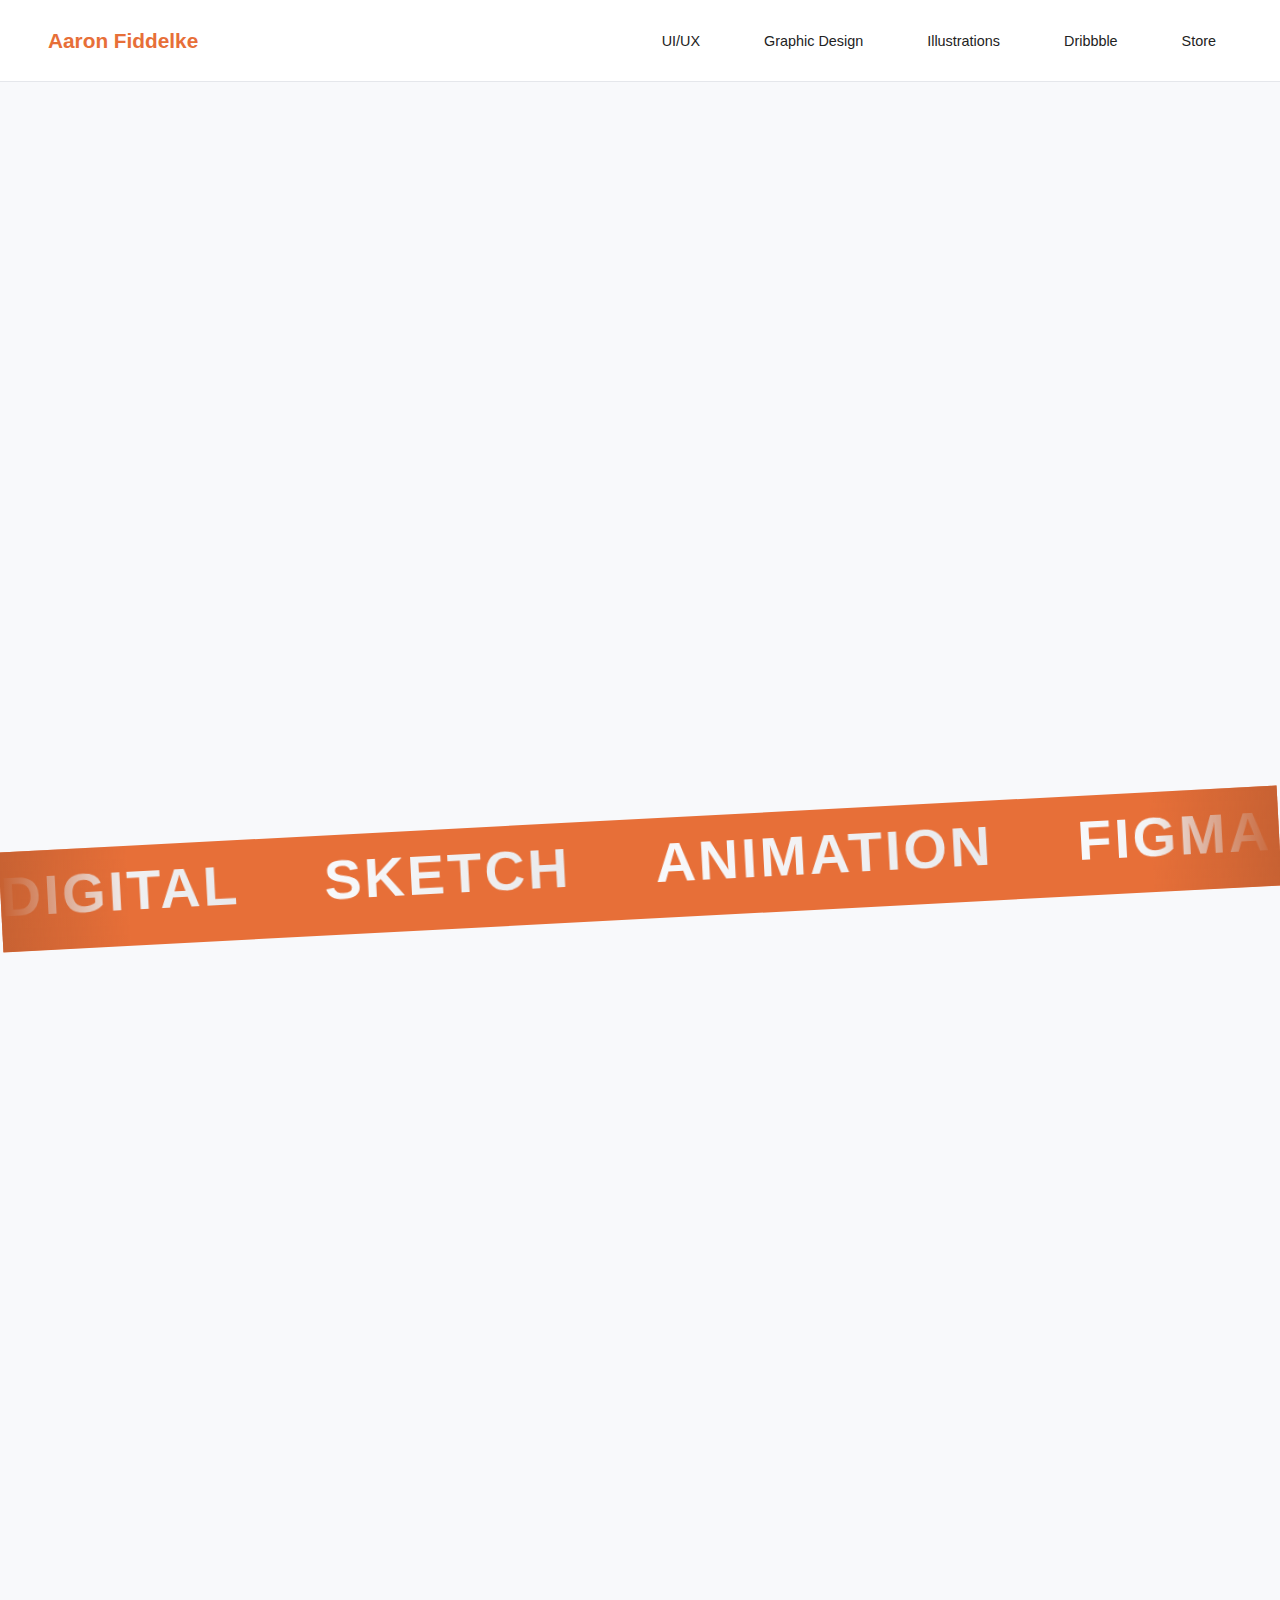
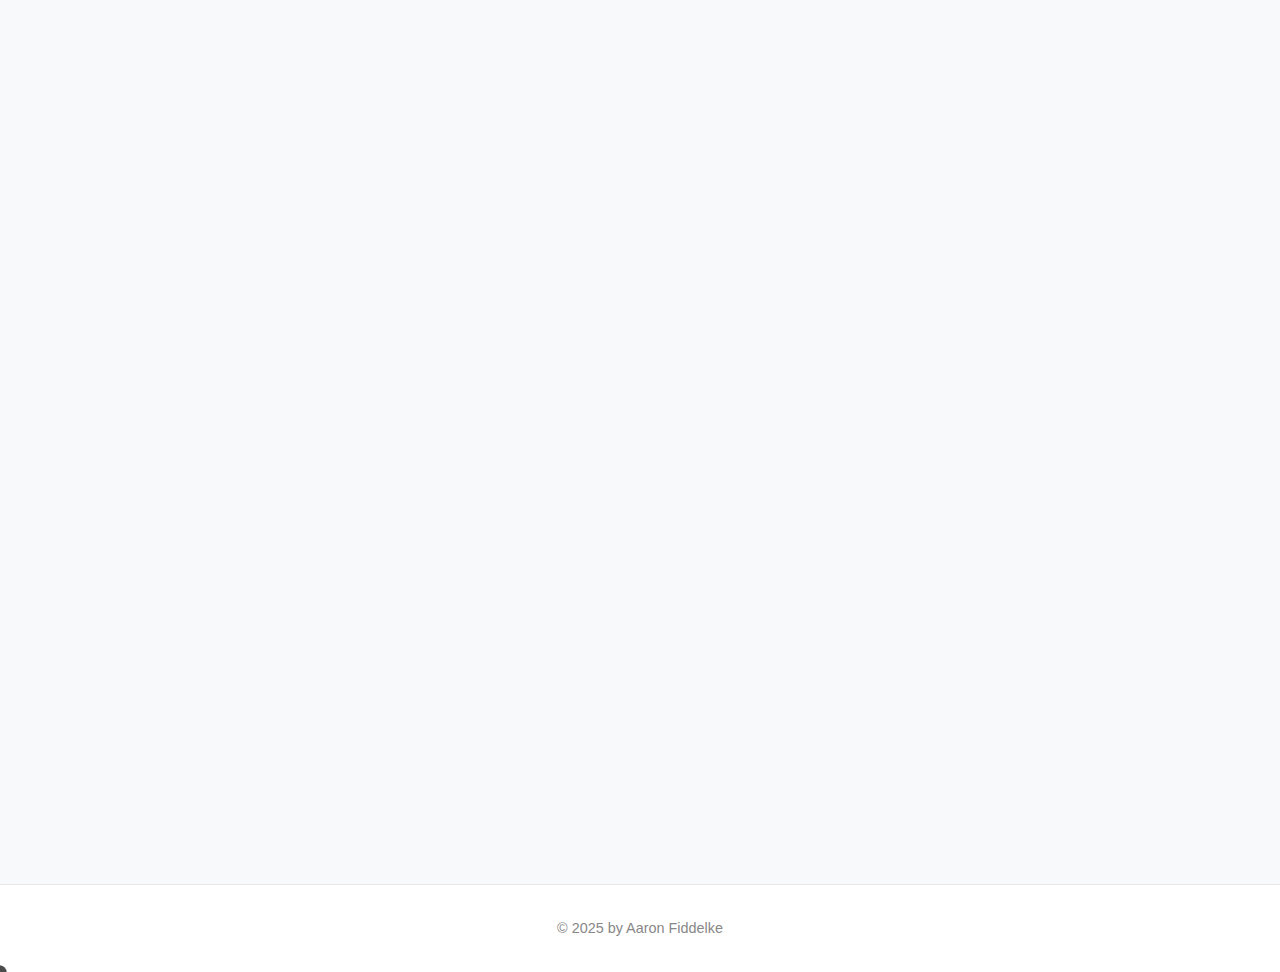
<file: index.html>
<!DOCTYPE html>
<html lang="en">
<head>
    <meta charset="UTF-8">
    <meta name="viewport" content="width=device-width, initial-scale=1.0">
    <title>Aaron Fiddelke - Graphic Designer Portfolio</title>
    <style>
        * {
            margin: 0;
            padding: 0;
            box-sizing: border-box;
        }

        body {
            font-family: 'SF Pro Display', -apple-system, BlinkMacSystemFont, 'Segoe UI', Roboto, Oxygen, Ubuntu, Cantarell, sans-serif;
            background: #f8f9fb;
            color: #222;
            line-height: 1.6;
            overflow-x: hidden;
            animation: bgMove 18s ease-in-out infinite alternate;
        }

        @keyframes bgMove {
            0% {
                background-position: 20% 80%, 80% 20%, 40% 40%;
            }
            50% {
                background-position: 30% 70%, 70% 30%, 50% 50%;
            }
            100% {
                background-position: 15% 85%, 85% 15%, 35% 45%;
            }
        }

        /* Header */
        .header {
            position: fixed;
            top: 0;
            width: 100%;
            background: #fff;
            border-bottom: 1px solid #e5e7eb;
            color: #222;
            padding: 1.5rem 3rem;
            display: flex;
            justify-content: space-between;
            align-items: center;
            z-index: 1000;
            transition: all 0.3s cubic-bezier(0.4, 0, 0.2, 1);
        }

        .hover-underline {
            font-size: 1.3rem;
            color: #e76f38;
            position: relative;
            display: inline-block;
            font-weight: 700;
        
        }
        .hover-underline::after,
        .hover-underline::before {
            content: '';
            position: absolute;
            width: 100%;
            height: 2px;
            background: linear-gradient(to right, #e76f38, #e76f38);
            left: 0;
            transform: scaleX(0);
            transition: transform 0.4s cubic-bezier(.4,0,.2,1);
        }
        .hover-underline::after {
            bottom: -6px;
            transform-origin: right;
        }
        .hover-underline::before {
            top: -6px;
            transform-origin: left;
        }
        .hover-underline:hover::after,
        .hover-underline:hover::before {
            transform: scaleX(1);
        }

        .nav-menu {
            display: flex;
            gap: 2rem;
            list-style: none;
        }
        .hamburger {
            display: none;
            flex-direction: column;
            justify-content: center;
            align-items: center;
            width: 40px;
            height: 40px;
            cursor: pointer;
            background: none;
            border: none;
            z-index: 1100;
        }
        .hamburger span {
            display: block;
            width: 28px;
            height: 4px;
            margin: 4px 0;
            background: #e76f38;
            border-radius: 2px;
            transition: 0.3s;
        }
        @media (max-width: 850px) {
            .header {
                padding: 1rem 1.5rem;
                flex-direction: row;
                align-items: center;
                justify-content: flex-start;
                position: relative;
            }
            .hamburger {
                display: flex;
                margin-left: auto;
            }
            .nav-menu {
                position: absolute;
                top: 70px;
                right: 1.5rem;
                background: #fff;
                flex-direction: column;
                gap: 0.5rem;
                width: 220px;
                box-shadow: 0 4px 24px rgba(0,0,0,0.08);
                border-radius: 12px;
                padding: 1rem 0.5rem;
                display: none;
                z-index: 1099;
            }
            .nav-menu.open {
                display: flex !important;
            }
            .nav-menu li {
                width: 100%;
            }
            .nav-menu a {
                width: 100%;
                display: block;
                padding: 0.75rem 1rem;
                text-align: left;
            }
        }

        .nav-menu a {
            color: #222;
            text-decoration: none;
            font-size: 0.9rem;
            font-weight: 500;
            transition: all 0.3s cubic-bezier(0.4, 0, 0.2, 1);
            position: relative;
            padding: 0.5rem 1rem;
            border-radius: 8px;
        }

        .nav-menu a:hover {
            color: #e76f38;
            background: rgba(255, 130, 71, 0.08);
        }
        .nav-menu a::after {
            background: linear-gradient(90deg, #e76f38, #e76f38);
        }

        /* Hero Section */
        .hero {
            min-height: 75vh;
            display: flex;
            align-items: center;
            padding: 0 3rem;
            position: relative;
            margin-top: 80px;
            background: #f8f9fb;
        }

        .hero-content {
            display: grid;
            grid-template-columns: 1fr 400px;
            gap: 0rem; /* reduced gap */
            max-width: 1400px;
            margin: 0 auto;
            width: 65%;
            align-items: center;
        }

        .hero-text {
            animation: fadeInLeft 1s ease-out;
        }

        .greeting {
            color: #252525;
            font-size: 2.5rem;
            margin-bottom: 0.5rem;
            opacity: 0;
            animation: fadeIn 1s ease-out 0.3s forwards;
        }

        .hero-name {
            font-size: 5rem;
            font-weight: 800;
            margin-bottom: 0.5rem;
            opacity: 0;
            animation: fadeInUp 1s cubic-bezier(0.4, 0, 0.2, 1) 0.6s forwards;
            background: linear-gradient(135deg, #ffffff, #e0e0e0);
            -webkit-background-clip: text;
            -webkit-text-fill-color: transparent;
            background-clip: text;
        }

        .hero-title {
            font-size: 4.5rem;
            font-weight: 900;
            background: linear-gradient(135deg, #e76f38, #e76f38);
            -webkit-background-clip: text;
            -webkit-text-fill-color: transparent;
            background-clip: text;
            line-height: 1.1;
            margin-bottom: 2rem;
            opacity: 0;
            animation: fadeInUp 1s cubic-bezier(0.4, 0, 0.2, 1) 0.9s forwards;
        }

        .hero-image {
            position: relative;
            opacity: 0;
            animation: fadeInRight 1s ease-out 0.6s forwards;
        }

        .hero-image img {
            width: 435px;
            height: 435px;
            border-radius: 50%;
            object-fit: cover;
            border: 2px solid rgba(255, 255, 255, 0.1);
            transition: all 0.3s cubic-bezier(0.4, 0, 0.2, 1);
        }
        @media (max-width: 850px) {
            .hero {
                padding: 0 1rem;
                min-height: 60vh;
                display: flex;
                flex-direction: column;
                align-items: center;
                justify-content: center;
            }
            .hero-content {
                grid-template-columns: 1fr;
                width: 100%;
                gap: 2rem;
                display: flex;
                flex-direction: column;
                align-items: center;
                justify-content: center;
                text-align: center;
            }
            .greeting {
                font-size: 1.8rem;
                margin-bottom: 0.5rem;
                text-align: center;
            }
            .hero-title {
                font-size: 3.2rem;
                margin-bottom: 1.5rem;
                text-align: center;
            }
            .hero-image {
                display: flex;
                justify-content: center;
            }
            .hero-image img {
                width: 350px;
                height: 350px;
                margin: 0 auto;
            }
        }

        .hero-image img:hover {
            transform: scale(1.02);
            border-color: #e76f38;
        }

        /* Skills Ticker - seamless infinite scroll */
        .ticker-wrapper {
            width: 100%;
            overflow: hidden;
            background: #e76f38;
            margin: 4rem 0;
            height: 100px;
            position: relative;
            transform: rotate(-3deg); /* <-- move tilt here */
        }
        .ticker-wrapper::before {
            content: '';
            position: absolute;
            top: 0;
            left: 0;
            right: 0;
            bottom: 0;
            background: linear-gradient(90deg,
                #c76132 0%,
                transparent 10%,
                transparent 90%,
                #c76132 100%
            );
            pointer-events: none;
            z-index: 2;
        }
        .ticker-content {
            display: inline-block;
            white-space: nowrap;
            animation: ticker-scroll 30s linear infinite;
            will-change: transform;
            /* REMOVE: transform: rotate(-3deg); */
        }
        @keyframes ticker-scroll {
            0% {
                transform: translateX(0);
            }
            100% {
                transform: translateX(-50%);
            }
        }
        .skill-text {
            font-size: 3.5rem;
            font-weight: 900;
            background: linear-gradient(90deg, #f8f9fb, #e9e9eb);
            -webkit-background-clip: text;
            -webkit-text-fill-color: transparent;
            background-clip: text;
            color: #222;
            margin-right: 5rem;
            text-transform: uppercase;
            letter-spacing: 0.05em;
            flex-shrink: 0;
            transition: all 0.3s cubic-bezier(0.4, 0, 0.2, 1);
            cursor: pointer;
            display: inline-block;
        }


        /* About Section */
        .about {
            padding: 6rem 3rem;
            max-width: 1400px;
            margin: 0 auto;
            background: #ffffff00;
        }

        .about-content {
            display: grid;
            grid-template-columns: 1fr 1fr;
            gap: 3rem; /* reduced gap */
            align-items: center;
        }

        .about-text h2 {
            color: #e76f38;
            font-size: 3rem;
            margin-bottom: 2rem;
        }

        .about-description {
            color: #444;
            margin-bottom: 1.5rem;
            line-height: 1.7;
            font-size: 1rem;
        }

        .social-links {
            display: flex;
            gap: 1rem;
            margin-top: 2rem;
        }

        .social-link {
            width: 45px;
            height: 45px;
            background: #f3f4f6;
            border-radius: 8px;
            display: flex;
            align-items: center;
            justify-content: center;
            cursor: pointer;
            transition: all 0.3s ease;
            border: 1px solid #e5e7eb;
            color: #e76f38;
        }

        .social-link:hover {
            background: #e76f38;
            color: #fff;
        }

        .about-image {
            text-align: right;
            height: 100%;
            display: flex;
            align-items: center;
            justify-content: flex-end;
        }

        .about-image img {
            width: 100%;
            max-width: none;
            height: auto;
            border-radius: 15px;
            border: 1px solid rgba(255, 255, 255, 0.1);
            object-fit: cover;
            aspect-ratio: 1.5/1;
        }

        /* Education & Experience */
        .credentials {
            padding: 6rem 3rem;
            background: #f8f9fb;
        }

        .credentials-container {
            max-width: 1400px;
            margin: 0 auto;
            display: grid;
            grid-template-columns: 1fr 1fr;
            gap: 6rem;
        }
        @media (max-width: 850px) {
            .credentials-container {
                grid-template-columns: 1fr;
                gap: 3rem;
            }
        }

        .credential-section h3 {
            font-size: 2.5rem;
            margin-bottom: 3rem;
            color: #e76f38;
            display: flex;
            align-items: center;
            gap: 1rem;
        }

        .credential-item {
            background: #fff;
            border: 1px solid #e5e7eb;
            box-shadow: 0 2px 8px rgba(255,130,71,0.04);
            padding: 2rem;
            border-radius: 20px;
            margin-bottom: 1.5rem;
            transition: all 0.3s cubic-bezier(0.4, 0, 0.2, 1);
        }

        .credential-item:hover {
            background: #f8f9fb;
            border-color: #e76f38;
            transform: translateY(-3px);
        }

        .credential-header {
            display: flex;
            justify-content: space-between;
            align-items: center; /* vertically center */
            margin-bottom: 0.5rem;
        }

        .credential-title {
            font-weight: bold;
            font-size: 1.1rem;
            color: #222;
        }

        .credential-date {
            color: #e76f38;
            font-size: 1.1rem;
            font-weight: bold;
            text-align: right;
            align-self: center;
            min-width: 90px;
            display: flex;
            align-items: center;
            justify-content: flex-end;
        }

        .credential-subtitle {
            color: #444;
            font-size: 0.95rem;
        }

        /* Skills Section */
        .skills-section {
            padding: 6rem 3rem;
            max-width: 1400px;
            margin: 0 auto;
            background: #ffffff00;
        }

        .skills-title {
            color: #e76f38;
            font-size: 3rem;
            margin-bottom: 4rem;
            text-align: center;
        }

        .skills-grid {
            display: grid;
            grid-template-columns: 1fr;
            gap: 3rem;
        }
        .skill-card {
            display: grid;
            grid-template-columns: 1fr 1fr; /* 50% image, 50% text */
            align-items: stretch;
            background: #fff;
            border: 1px solid #e5e7eb;
            box-shadow: 0 2px 8px rgba(255,130,71,0.04);
            padding: 0;
            border-radius: 24px;
            overflow: hidden;
            min-height: 260px;
        }
        .skill-card-image {
            background: #fff7f2;
            display: flex;
            align-items: center;
            justify-content: center;
            height: 100%;
            min-height: 260px;
            padding: 0;
        }
        .skill-card-image img {
            width: 100%;
            height: 100%;
            object-fit: cover;
            border-radius: 0;
            box-shadow: none;
            background: none;
            min-height: 260px;
        }
        .skill-card-content {
            padding: 2.5rem;
            display: flex;
            flex-direction: column;
            justify-content: center;
            height: 100%;
            background: none;
        }
        .skill-card h4 {
            font-size: 2rem;
            margin-bottom: 1.2rem;
            color: #e76f38;
            font-weight: 900;
            letter-spacing: 0.02em;
        }
        .skill-card p {
            color: #444;
            line-height: 1.6;
            margin-bottom: 2rem;
            font-size: 1.08rem;
            font-weight: 500;
        }
        .skill-button {
            align-self: flex-start;
            background: linear-gradient(135deg, #222222, #222222);
            color: #fff;
            padding: 1rem 2.5rem;
            border: none;
            border-radius: 50px;
            cursor: pointer;
            transition: transform 0.18s cubic-bezier(.4,0,.2,1), box-shadow 0.18s;
            position: relative;
            overflow: hidden;
            font-weight: 700;
            font-size: 1rem;
            margin-top: 0.5rem;
            box-shadow: 0 2px 8px rgba(255,130,71,0.08);
            letter-spacing: .2em;
        }
        .skill-button:hover {
            background: linear-gradient(135deg, #e76f38, #e76f38);
            color: #fff;
            transform: scale(1.1);
            box-shadow: 0 0 16px 2px rgba(255,130,71,0.18), 0 2px 16px rgba(255,130,71,0.10);
        }
        @media (max-width: 900px) {
            .skill-card {
                grid-template-columns: 1fr;
            }
            .skill-card-image {
                min-height: 180px;
            }
            .skill-card-content {
                padding: 1.5rem;
            }
        }



        /* CTA Section */
        .cta-section {
            padding: 6rem 3rem;
            text-align: center;
            background: #f8f9fb;
        }

        .cta-title {
            font-size: 3rem;
            margin-bottom: -.5rem;
            color: #222;
        }

        .cta-subtitle {
            color: #e76f38;
            font-size: 2.5rem;
            margin-bottom: 3rem;
        }

        .cta-final {
            align-self: flex-start;
            background: linear-gradient(135deg, #e76f38, #e76f38);
            color: #fff;
            padding: 1.7rem 5rem;
            border: none;
            border-radius: 50px;
            font-weight: 700;
            font-size: 1.4rem;
            cursor: pointer;
            transition: background 0.2s, transform 0.18s cubic-bezier(.4,0,.2,1), box-shadow 0.18s;
            text-decoration: none;
        }

        .cta-final:hover {
            background: linear-gradient(135deg, #e76f38, #e76f38);
            color: #fff;
            box-shadow: 0 0 16px 2px rgba(255,130,71,0.18), 0 2px 16px rgba(255,130,71,0.10);
            transform: scale(2);
        }

        .project-cta {
            align-self: flex-start;
            background: linear-gradient(135deg, #e76f38, #e76f38);
            color: #fff;
            padding: 0.8rem 2rem;
            border: none;
            border-radius: 50px;
            font-weight: 700;
            font-size: 1rem;
            cursor: pointer;
            transition: background 0.2s, transform 0.18s cubic-bezier(.4,0,.2,1), box-shadow 0.18s;
            text-decoration: none;
        }
        .project-cta:hover {
            background: linear-gradient(135deg, #e76f38, #e76f38);
            color: #fff;
            box-shadow: 0 0 16px 2px rgba(255,130,71,0.18), 0 2px 16px rgba(255,130,71,0.10);
            transform: scale(1.1);
        }

        /* Footer */
        .footer {
            padding: 2rem 3rem;
            text-align: center;
            color: #888;
            border-top: 1px solid #e5e7eb;
            background: #fff;
            font-size: 0.9rem;
        }

        /* Animations */
        @keyframes fadeIn {
            from { opacity: 0; }
            to { opacity: 1; }
        }

        @keyframes fadeInUp {
            from {
                opacity: 0;
                transform: translateY(30px);
            }
            to {
                opacity: 1;
                transform: translateY(0);
            }
        }

        @keyframes fadeInLeft {
            from {
                opacity: 0;
                transform: translateX(-50px);
            }
            to {
                opacity: 1;
                transform: translateX(0);
            }
        }

        @keyframes fadeInRight {
            from {
                opacity: 0;
                transform: translateX(50px);
            }
            to {
                opacity: 1;
                transform: translateX(0);
            }
        }

        /* Responsive Design */
        @media (max-width: 1200px) {
            .about-content {
                grid-template-columns: 1fr;
                gap: 3rem;
            }
            .about-image {
                justify-content: center;
            }
            .about-image img {
                width: 100%;
                max-width: 600px;
            }
            .hero-content {
                grid-template-columns: 1fr;
                gap: 0rem;
            }
        }

        @media (max-width: 768px) {
            .header {
                padding: 1rem 1.5rem;
                flex-direction: row;
                align-items: center;
                justify-content: flex-start;
                position: relative;
            }

            .hamburger {
                display: flex;
                margin-left: auto;
            }

            .nav-menu {
                position: absolute;
                top: 70px;
                right: 1.5rem;
                background: #fff;
                flex-direction: column;
                gap: 0.5rem;
                width: 220px;
                box-shadow: 0 4px 24px rgba(0,0,0,0.08);
                border-radius: 12px;
                padding: 1rem 0.5rem;
                display: none;
                z-index: 1099;
            }
            .nav-menu.open {
                display: flex;
            }
            .nav-menu li {
                width: 100%;
            }
            .nav-menu a {
                width: 100%;
                display: block;
                padding: 0.75rem 1rem;
                text-align: left;
            }
        }

        /* Scroll animations */
        .scroll-reveal {
            opacity: 0;
            transform: translateY(50px);
            transition: all 0.8s ease;
        }

        .scroll-reveal.revealed {
            opacity: 1;
            transform: translateY(0);
        }
    </style>
</head>
<body>
    <!-- Header -->
    <header class="header">
        <a href="/" style="text-decoration:none;">
            <div class="hover-underline">Aaron Fiddelke</div>
        </a>
        <button class="hamburger" aria-label="Open navigation" aria-expanded="false">
            <span></span>
            <span></span>
            <span></span>
        </button>
        <nav>
            <ul class="nav-menu">
                <li><a href="uiux.html">UI/UX</a></li>
                <li><a href="graphic-design.html">Graphic Design</a></li>
                <li><a href="illustration.html">Illustrations</a></li>
                <li><a href="https://dribbble.com/aaronfidd" target="_blank" rel="noopener">Dribbble</a></li>
                <li><a href="https://artishardstudio.com" target="_blank" rel="noopener">Store</a></li>
            </ul>
        </nav>
    </header>

    <!-- Hero Section -->
    <section class="hero">
        <div class="hero-content">
            <div class="hero-text">
                <p class="greeting">👋 Hello, my name is Aaron</p>
                <h2 class="hero-title">Graphic<br>Designer,<br>UI/UX, and<br>Illustrator</h2>
            </div>
            <div class="hero-image">
                <img src="images/port.jpg" alt="Aaron Fiddelke">
            </div>
        </div>
    </section>

    <!-- Skills Ticker -->
    <div class="ticker-wrapper">
        <div class="ticker-content">
            <span class="skill-text">DIGITAL</span>
            <span class="skill-text">SKETCH</span>
            <span class="skill-text">ANIMATION</span>
            <span class="skill-text">FIGMA</span>
            <span class="skill-text">ILLUSTRATOR</span>
            <span class="skill-text">DESIGNER</span>
            <span class="skill-text">UI/UX</span>
            <span class="skill-text">EXPERIENCES</span>
            <!-- Duplicate for seamless scroll -->
            <span class="skill-text">DIGITAL</span>
            <span class="skill-text">SKETCH</span>
            <span class="skill-text">ANIMATION</span>
            <span class="skill-text">FIGMA</span>
            <span class="skill-text">ILLUSTRATOR</span>
            <span class="skill-text">DESIGNER</span>
            <span class="skill-text">UI/UX</span>
            <span class="skill-text">EXPERIENCES</span>
        </div>
    </div>

    <!-- About Section -->
    <section class="about scroll-reveal">
        <div class="about-content">
            <div class="about-image">
                <img src="images/work.jpg" alt="Workspace">
            </div>
            <div class="about-text">
                <h2>About Myself</h2>
                <p class="about-description">
                    I love blending creativity with functionality to make designs that are both beautiful and easy to use. I'm always eager to learn new things, whether that's exploring fresh design trends or picking up a new skill.
                </p>
                <p class="about-description">
                    When I'm not designing, you can find me outdoors by hiking, illustrating, or helping others, whether through mentoring or collaborative projects. For me, it's all about creating, learning, and making a positive impact.
                </p>
            </div>
        </div>
    </section>

    <!-- Credentials Section -->
    <section class="credentials scroll-reveal">
        <div class="credentials-container">
            <div class="credential-section">
                <h3>🎓 Education</h3>
                <div class="credential-item">
                    <div class="credential-header">
                        <div class="credential-title">University of Central Missouri</div>
                        <div class="credential-date">2010 - 2014</div>
                    </div>
                    <div class="credential-subtitle">BFA - Graphic Design</div>
                </div>
                <div class="credential-item">
                    <div class="credential-header">
                        <div class="credential-title">Coursera</div>
                        <div class="credential-date">2024</div>
                    </div>
                    <div class="credential-subtitle">Google UX/UI Design Certificate</div>
                </div>
            </div>
            <div class="credential-section">
                <h3>💼 Professional Experience</h3>
                <div class="credential-item">
                    <div class="credential-header">
                        <div class="credential-title">Commerce Bank</div>
                        <div class="credential-date">2019 - Present</div>
                    </div>
                    <div class="credential-subtitle">Senior Graphic Designer</div>
                </div>
                <div class="credential-item">
                    <div class="credential-header">
                        <div class="credential-title">Burns & McDonnell</div>
                        <div class="credential-date">2014 - 2019</div>
                    </div>
                    <div class="credential-subtitle">Master's Human-Computer Interaction</div>
                </div>
            </div>
        </div>
    </section>
    

    <!-- Skills Section -->
    <section class="skills-section scroll-reveal">
        <h2 class="skills-title">My skills</h2>
        <div class="skills-grid">
            <div class="skill-card">
                <div class="skill-card-image">
                    <img src="images/hi-fi.jpg" alt="UI/UX Design">
                </div>
                <div class="skill-card-content">
                    <h4>UI/UX Designs</h4>
                    <p>A deep dive into the world of digital experiences, where user stories translate into flows and wireframes. Every project explores user-centric solutions crafted to not only look visually appealing but serve people around the world.</p>
                    <a href="uiux.html" class="project-cta">View Case Studies</a>
                </div>
            </div>
            <div class="skill-card">
                <div class="skill-card-image">
                    <img src="images/OO_Brand+Identity4.jpg" alt="Graphic Design">
                </div>
                <div class="skill-card-content">
                    <h4>Graphic Designs</h4>
                    <p>A curated collection of visual identities that range from playful and creative projects in collateral design, branding, print design, and developing out branding systems that tell stories, build trust, and bring ideas to life through thoughtful, creative.</p>
                    <a href="graphic-design.html" class="project-cta">View Designs</a>
                </div>
            </div>
            <div class="skill-card">
                <div class="skill-card-image">
                    <img src="images/Space-Fishingv3.jpg" alt="Illustration">
                </div>
                <div class="skill-card-content">
                    <h4>Illustrations</h4>
                    <p>A showcase of artistic storytelling where each illustration captures imagination and emotion. In this collection, creativity, color, and line work shown to bring art of life personal projects. They bring energy to motion ideas.</p>
                    <a href="illustration.html" class="project-cta">View Illustrations</a>
                </div>
            </div>
        </div>
    </section>



    <!-- CTA Section -->
    <section class="cta-section scroll-reveal">
        <h2 class="cta-title">Lets build your</h2>
        <h3 class="cta-subtitle">project together</h3>
        <a href="mailto:aaronfidd@gmail.com" class="cta-final">Get in Touch</a>
    </section>

    <!-- Footer -->
    <footer class="footer">
        <p>&copy; 2025 by Aaron Fiddelke</p>
    </footer>

    <script>
        // Smooth scrolling and animations
        document.addEventListener('DOMContentLoaded', function() {
            // Hamburger menu toggle
                    document.addEventListener('DOMContentLoaded', function() {
            const hamburger = document.querySelector('.hamburger');
            const navMenu = document.querySelector('.nav-menu');
            hamburger.addEventListener('click', function() {
                const expanded = hamburger.getAttribute('aria-expanded') === 'true';
                hamburger.setAttribute('aria-expanded', !expanded);
                navMenu.classList.toggle('open');
            });
            document.addEventListener('click', function(e) {
                if (window.innerWidth <= 768) {
                    if (!navMenu.contains(e.target) && !hamburger.contains(e.target)) {
                        navMenu.classList.remove('open');
                        hamburger.setAttribute('aria-expanded', false);
                    }
                }
            });
        });

            // Close nav when clicking outside (mobile only)
            document.addEventListener('click', function(e) {
                if (window.innerWidth <= 768) {
                    if (!navMenu.contains(e.target) && !hamburger.contains(e.target)) {
                        navMenu.classList.remove('open');
                        hamburger.setAttribute('aria-expanded', false);
                    }
                }
            });

            // Scroll reveal animation
            const observerOptions = {
                threshold: 0.1,
                rootMargin: '0px 0px -50px 0px'
            };
            const observer = new IntersectionObserver(function(entries) {
                entries.forEach(entry => {
                    if (entry.isIntersecting) {
                        entry.target.classList.add('revealed');
                    }
                });
            }, observerOptions);
            document.querySelectorAll('.scroll-reveal').forEach(el => {
                observer.observe(el);
            });

            // Smooth scroll for internal navigation links only
            document.querySelectorAll('.nav-menu a').forEach(link => {
                link.addEventListener('click', function(e) {
                    const href = link.getAttribute('href');
                    if (href && href.startsWith('#')) {
                        e.preventDefault();
                        // Add smooth scrolling functionality here
                    }
                });
            });

            // Button interactions
            document.querySelectorAll('button').forEach(button => {
                button.addEventListener('click', function(e) {
                    if (this.classList.contains('skill-button')) {
                        e.preventDefault();
                        alert('Portfolio section would open here!');
                    }
                    if (this.classList.contains('cta-final')) {
                        e.preventDefault();
                        alert('Contact form would open here!');
                    }
                });
            });

            // Skill text hover effects
            document.querySelectorAll('.skill-text').forEach(text => {
                text.addEventListener('mouseenter', function() {
                    this.style.transform = 'scale(1.05)';
                });
                text.addEventListener('mouseleave', function() {
                    this.style.transform = 'scale(1)';
                });
            });

            // Following cursor dot effect
            if (window.cursoreffects && typeof window.cursoreffects.followingDotCursor === 'function') {
                new cursoreffects.followingDotCursor({ color: ["#323232a6"] });
            } else {
                // Fallback: simple dot
                const dot = document.createElement('div');
                dot.style.position = 'fixed';
                dot.style.width = '13px';
                dot.style.height = '13px';
                dot.style.borderRadius = '50%';
                dot.style.background = '#323232a6';
                dot.style.pointerEvents = 'none';
                dot.style.zIndex = '9999';
                dot.style.transform = 'translate(-50%, -50%)';
                document.body.appendChild(dot);
                document.addEventListener('mousemove', function(e) {
                    dot.style.left = e.clientX + 'px';
                    dot.style.top = e.clientY + 'px';
                });
            }
        });
    </script>
    <script>
        // Hamburger menu toggle
        document.addEventListener('DOMContentLoaded', function() {
            const hamburger = document.querySelector('.hamburger');
            const navMenu = document.querySelector('.nav-menu');
            hamburger.addEventListener('click', function() {
                const expanded = hamburger.getAttribute('aria-expanded') === 'true';
                hamburger.setAttribute('aria-expanded', !expanded);
                navMenu.classList.toggle('open');
            });
            document.addEventListener('click', function(e) {
                if (window.innerWidth <= 768) {
                    if (!navMenu.contains(e.target) && !hamburger.contains(e.target)) {
                        navMenu.classList.remove('open');
                        hamburger.setAttribute('aria-expanded', false);
                    }
                }
            });
        });
        // Following cursor dot effect
        if (window.cursoreffects && typeof window.cursoreffects.followingDotCursor === 'function') {
            new cursoreffects.followingDotCursor({ color: ["#323232a6"] });
        } else {
            // Fallback: simple dot
            const dot = document.createElement('div');
            dot.style.position = 'fixed';
            dot.style.width = '13px';
            dot.style.height = '13px';
            dot.style.borderRadius = '50%';
            dot.style.background = '#323232a6';
            dot.style.pointerEvents = 'none';
            dot.style.zIndex = '9999';
            dot.style.transform = 'translate(-50%, -50%)';
            document.body.appendChild(dot);
            document.addEventListener('mousemove', function(e) {
                dot.style.left = e.clientX + 'px';
                dot.style.top = e.clientY + 'px';
            });
        }
    </script>
</body>
</html>
</file>
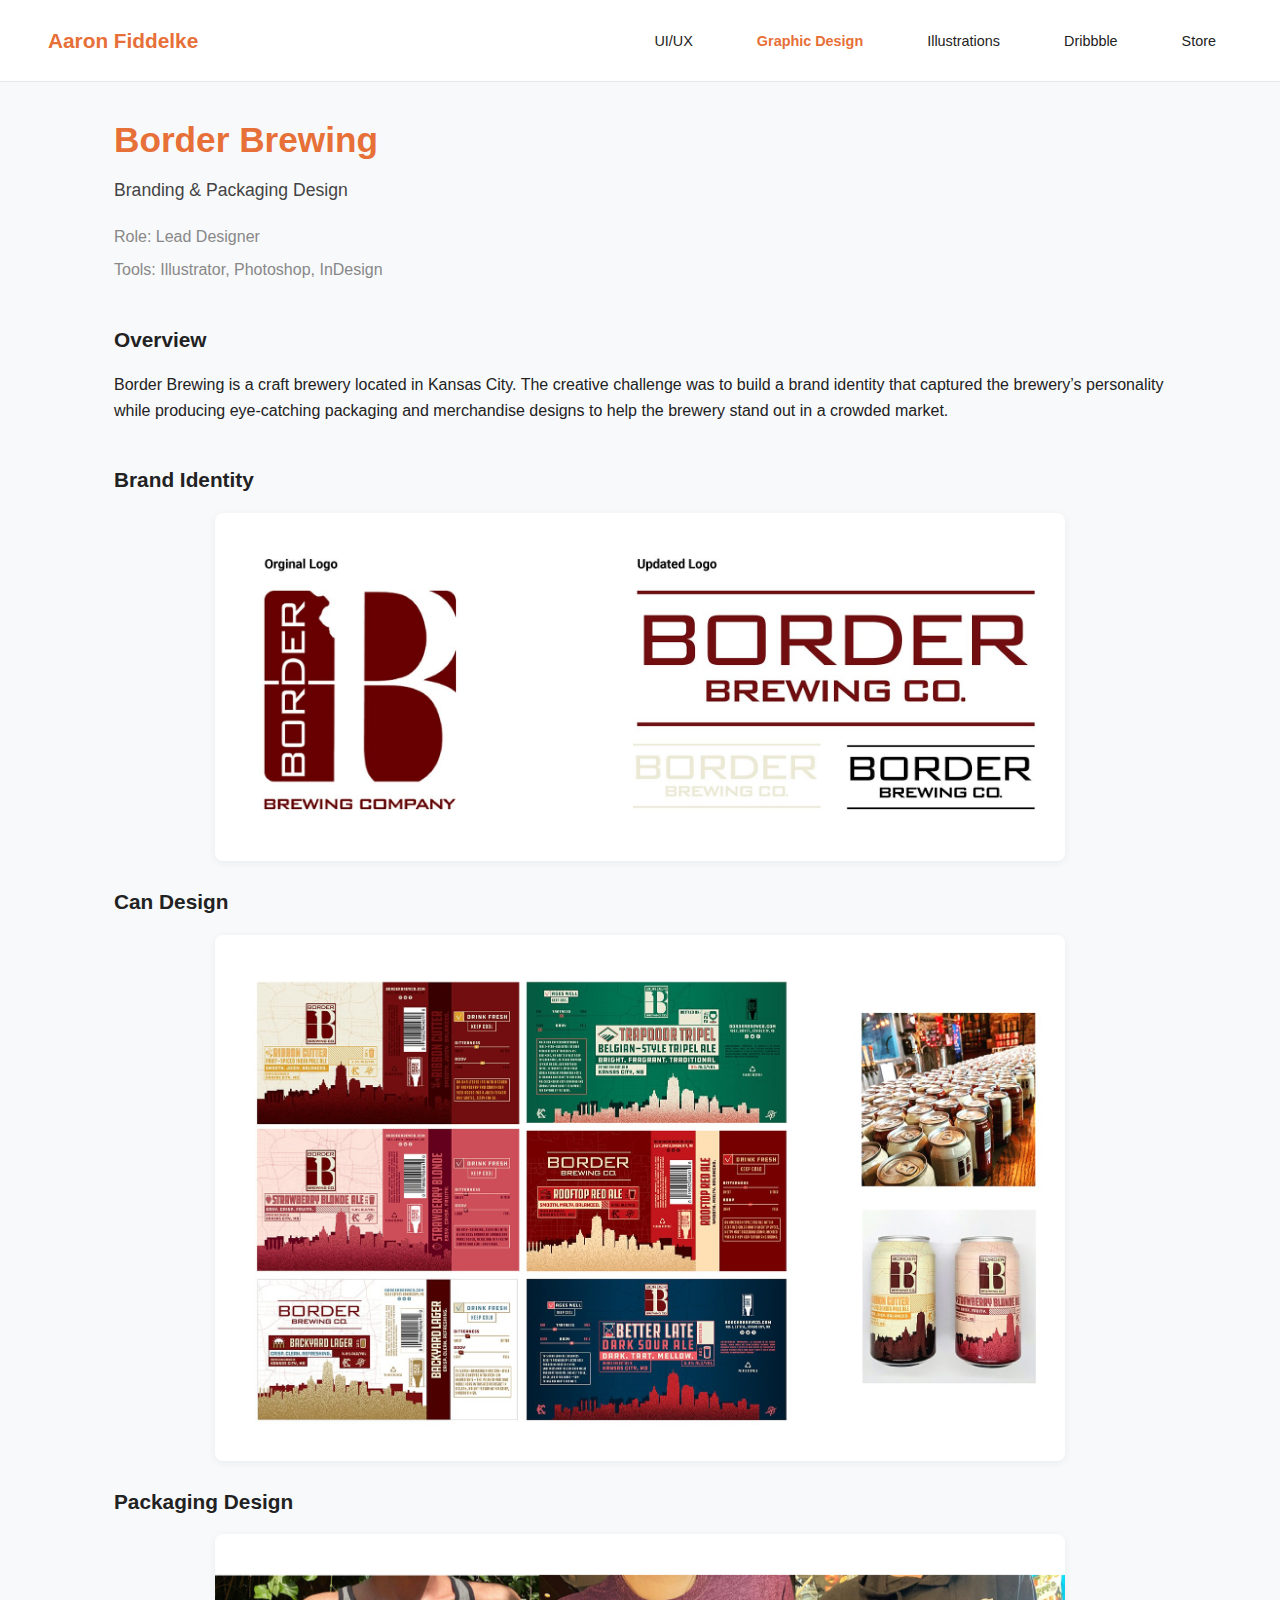
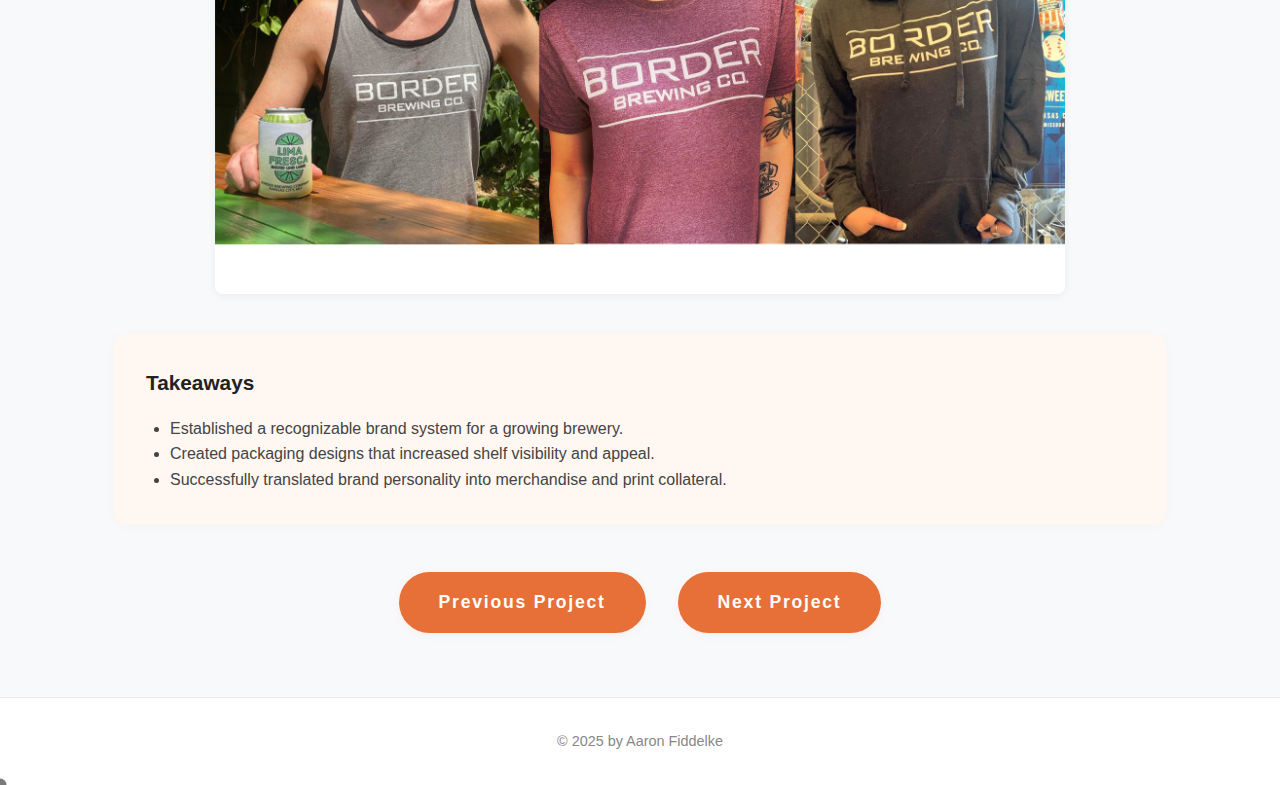
<file: border-brewing.html>
<!DOCTYPE html>
<html lang="en">
<head>
    <meta charset="UTF-8">
    <meta name="viewport" content="width=device-width, initial-scale=1.0">
    <title>Border Brewing - Aaron Fiddelke</title>
    <style>
        * { margin: 0; padding: 0; box-sizing: border-box; }
        body { font-family: 'SF Pro Display', -apple-system, BlinkMacSystemFont, 'Segoe UI', Roboto, Oxygen, Ubuntu, Cantarell, sans-serif; background: #f8f9fb; color: #222; line-height: 1.6; overflow-x: hidden; }
        .header {
            position: fixed;
            top: 0;
            width: 100%;
            background: #fff;
            border-bottom: 1px solid #e5e7eb;
            color: #222;
            padding: 1.5rem 3rem;
            display: flex;
            align-items: center;
            z-index: 1000;
            transition: all 0.3s cubic-bezier(0.4, 0, 0.2, 1);
            justify-content: space-between;
        }
        .hover-underline {
            font-size: 1.3rem;
            color: #e76f38;
            position: relative;
            display: inline-block;
            font-weight: 700;
        
        }
        .hover-underline::after,
        .hover-underline::before {
            content: '';
            position: absolute;
            width: 100%;
            height: 2px;
            background: linear-gradient(to right, #e76f38, #e76f38);
            left: 0;
            transform: scaleX(0);
            transition: transform 0.4s cubic-bezier(.4,0,.2,1);
        }
        .hover-underline::after {
            bottom: -6px;
            transform-origin: right;
        }
        .hover-underline::before {
            top: -6px;
            transform-origin: left;
        }
        .hover-underline:hover::after,
        .hover-underline:hover::before {
            transform: scaleX(1);
        }
        .nav-menu {
            display: flex;
            gap: 2rem;
            list-style: none;
        }
        .hamburger {
            display: none;
            flex-direction: column;
            justify-content: center;
            align-items: center;
            width: 40px;
            height: 40px;
            cursor: pointer;
            background: none;
            border: none;
            z-index: 1100;
        }
        .hamburger span {
            display: block;
            width: 28px;
            height: 4px;
            margin: 4px 0;
            background: #e76f38;
            border-radius: 2px;
            transition: 0.3s;
        }
        @media (max-width: 850px) {
            .header {
                padding: 1rem 1.5rem;
                flex-direction: row;
                align-items: center;
                justify-content: flex-start;
                position: relative;
            }
            .hamburger {
                display: flex;
                margin-left: auto;
            }
            .nav-menu {
                position: absolute;
                top: 70px;
                right: 1.5rem;
                background: #fff;
                flex-direction: column;
                gap: 0.5rem;
                width: 220px;
                box-shadow: 0 4px 24px rgba(0,0,0,0.08);
                border-radius: 12px;
                padding: 1rem 0.5rem;
                display: none;
                z-index: 1099;
            }
            .nav-menu.open {
                display: flex;
            }
            .nav-menu li {
                width: 100%;
            }
            .nav-menu a {
                width: 100%;
                display: block;
                padding: 0.75rem 1rem;
                text-align: left;
            }
        }
        .nav-menu a { color: #222; text-decoration: none; font-size: 0.9rem; font-weight: 500; transition: all 0.3s cubic-bezier(0.4, 0, 0.2, 1); position: relative; padding: 0.5rem 1rem; border-radius: 8px; }
        .nav-menu a:hover { color: #e76f38; background: rgba(255, 130, 71, 0.08); }
        .main-content { max-width: 1100px; margin: 0 auto; padding: 7rem 1.5rem 2rem 1.5rem; }
        h1 { font-size: 2.2rem; font-weight: 700; margin-bottom: 0.5rem; color: #e76f38; }
        h2 { font-size: 1.3rem; font-weight: 600; margin-top: 0rem; margin-bottom: 1rem; color: #222; }
        .section { margin-bottom: 2.5rem; }
        .hero-imgs { display: flex; flex-wrap: wrap; gap: 1.5rem; margin: 2rem 0 2.5rem 0; }
        .hero-imgs img { width: fill; max-width: 25%; border-radius: 12px; box-shadow: 0 2px 8px rgba(0,0,0,0.08); }
        .projects img {
            width: 100%;
            max-width: 850px;
            height: auto;
            display: block;
            margin: 0 auto 1.5rem auto;
            border-radius: 8px;
            box-shadow: 0 2px 8px rgba(0,0,0,0.06);
            cursor: pointer;
            transition: box-shadow 0.2s;
        }
        @media (max-width: 900px) {
            .projects img {
                max-width: 100%;
            }
        }
        .projects img:hover { box-shadow: 0 4px 24px rgba(255,130,71,0.18), 0 2px 16px rgba(255,130,71,0.10); }
        .shadowbox-overlay {
            position: fixed;
            top: 0;
            left: 0;
            width: 100vw;
            height: 100vh;
            background: rgba(0,0,0,0.85);
            display: flex;
            align-items: center;
            justify-content: center;
            z-index: 99999;
            transition: opacity 0.2s;
        }
        .shadowbox-img {
            max-width: 90vw;
            max-height: 90vh;
            border-radius: 16px;
            box-shadow: 0 8px 32px rgba(0,0,0,0.18);
            background: #fff;
            display: block;
        }
        .shadowbox-close {
            position: absolute;
            top: 2.5vw;
            right: 2.5vw;
            background: #fff;
            color: #e76f38;
            border: none;
            border-radius: 50%;
            width: 44px;
            height: 44px;
            font-size: 2rem;
            font-weight: bold;
            cursor: pointer;
            box-shadow: 0 2px 8px rgba(0,0,0,0.12);
            z-index: 100000;
            display: flex;
            align-items: center;
            justify-content: center;
            transition: background 0.2s, color 0.2s;
        }
        .shadowbox-close:hover {
            background: #e76f38;
            color: #fff;
        }
        .takeaways { background: #fff7f2; border-radius: 12px; padding: 2rem; margin-top: 2rem; box-shadow: 0 2px 8px rgba(255,130,71,0.06); }
        .takeaways ul { margin: 1rem 0 0 1.5rem; color: #444; }
        @media (max-width: 700px) { .main-content { padding: 1.5rem 0.5rem; } .hero-imgs { flex-direction: column; gap: 1rem; } }
        .nav-menu a.nav-current {
            font-weight: 700;
            color: #e76f38;
        }
        .cta-nav-btn {
            background: linear-gradient(135deg, #e76f38, #e76f38);
            color: white;
            padding: 1rem 2.5rem;
            border: none;
            border-radius: 60px;
            font-size: 1.1rem;
            cursor: pointer;
            font-weight: 700;
            text-decoration: none;
            box-shadow: 0 2px 8px rgba(255,130,71,0.08);
            letter-spacing: .1em;
            transition: transform 0.18s cubic-bezier(.4,0,.2,1), box-shadow 0.18s;
            display: inline-block;
        }
        .cta-nav-btn:hover {
            background: linear-gradient(135deg, #e76f38, #e76f38);
            color: #fff;
            transform: scale(1.1);
            box-shadow: 0 0 16px 2px rgba(255,130,71,0.18), 0 2px 16px rgba(255,130,71,0.10);
        }
                .footer {
            padding: 2rem 3rem;
            text-align: center;
            color: #888;
            border-top: 1px solid #e5e7eb;
            background: #fff;
            font-size: 0.9rem;
        }
    </style>
</head>
<body>
    <header class="header">
        <a href="/" style="text-decoration:none;">
            <div class="hover-underline">Aaron Fiddelke</div>
        </a>
        <button class="hamburger" aria-label="Open navigation" aria-expanded="false">
            <span></span>
            <span></span>
            <span></span>
        </button>
        <nav>
            <ul class="nav-menu">
                <li><a href="uiux.html">UI/UX</a></li>
                <li><a href="graphic-design.html" class="nav-current">Graphic Design</a></li>
                <li><a href="illustration.html">Illustrations</a></li>
                <li><a href="https://dribbble.com/aaronfidd" target="_blank">Dribbble</a></li>
                <li><a href="https://artishardstudio.com" target="_blank">Store</a></li>
            </ul>
        </nav>
    </header>
    <main class="main-content">
        <h1>Border Brewing</h1>
        <div class="section">
            <div style="font-size:1.1rem;color:#444;margin-bottom:1.2rem;">Branding & Packaging Design</div>
            <div style="font-size:1rem;color:#888;margin-bottom:0.5rem;">Role: Lead Designer</div>
            <div style="font-size:1rem;color:#888;">Tools: Illustrator, Photoshop, InDesign</div>
        </div>
        
        <div class="overview section">
            <h2>Overview</h2>
            <p>Border Brewing is a craft brewery located in Kansas City. The creative challenge was to build a brand identity that captured the brewery’s personality while producing eye-catching packaging and merchandise designs to help the brewery stand out in a crowded market.</p>
        </div>
        <div class="projects section">
            <h2>Brand Identity</h2>
            <img src="images/Logo.jpg" alt="Border Brewing brand identity">
            <h2>Can Design</h2>
            <img src="images/Can.jpg" alt="Border Brewing packaging">
            <h2>Packaging Design</h2>
            <img src="images/Appearl.png" alt="Border Brewing packaging">
        </div>
        <div class="takeaways">
            <h2>Takeaways</h2>
            <ul>
                <li>Established a recognizable brand system for a growing brewery.</li>
                <li>Created packaging designs that increased shelf visibility and appeal.</li>
                <li>Successfully translated brand personality into merchandise and print collateral.</li>
            </ul>
        </div>
        <div style="width:100%;display:flex;justify-content:center;gap:2rem;margin:3rem 0 2rem 0;">
            <a href="commerce-bank.html" class="cta-nav-btn">Previous Project</a>
            <a href="orbit-outfitters.html" class="cta-nav-btn">Next Project</a>
        </div>
    </main>
    <footer class="footer"><p>&copy; 2025 by Aaron Fiddelke</p></footer>
    <script>
        // Hamburger menu toggle
        document.addEventListener('DOMContentLoaded', function() {
            const hamburger = document.querySelector('.hamburger');
            const navMenu = document.querySelector('.nav-menu');
            hamburger.addEventListener('click', function() {
                const expanded = hamburger.getAttribute('aria-expanded') === 'true';
                hamburger.setAttribute('aria-expanded', !expanded);
                navMenu.classList.toggle('open');
            });
            document.addEventListener('click', function(e) {
                if (window.innerWidth <= 768) {
                    if (!navMenu.contains(e.target) && !hamburger.contains(e.target)) {
                        navMenu.classList.remove('open');
                        hamburger.setAttribute('aria-expanded', false);
                    }
                }
            });

            // Shadowbox for project images
            document.querySelectorAll('.projects img').forEach(function(img) {
                img.addEventListener('click', function() {
                    const src = img.getAttribute('src');
                    const alt = img.getAttribute('alt') || '';
                    const overlay = document.createElement('div');
                    overlay.className = 'shadowbox-overlay';
                    overlay.innerHTML =
                        '<button class="shadowbox-close" aria-label="Close">&times;</button>' +
                        '<img class="shadowbox-img" src="' + src + '" alt="' + alt + '" />';
                    overlay.querySelector('.shadowbox-close').addEventListener('click', function() {
                        document.body.removeChild(overlay);
                    });
                    overlay.addEventListener('click', function(e) {
                        if (e.target === overlay) {
                            document.body.removeChild(overlay);
                        }
                    });
                    document.body.appendChild(overlay);
                });
            });
        });
        // Following cursor dot effect
        if (window.cursoreffects && typeof window.cursoreffects.followingDotCursor === 'function') {
            new cursoreffects.followingDotCursor({ color: ["#323232a6"] });
        } else {
            // Fallback: simple dot
            const dot = document.createElement('div');
            dot.style.position = 'fixed';
            dot.style.width = '13px';
            dot.style.height = '13px';
            dot.style.borderRadius = '50%';
            dot.style.background = '#323232a6';
            dot.style.pointerEvents = 'none';
            dot.style.zIndex = '9999';
            dot.style.transform = 'translate(-50%, -50%)';
            document.body.appendChild(dot);
            document.addEventListener('mousemove', function(e) {
                dot.style.left = e.clientX + 'px';
                dot.style.top = e.clientY + 'px';
            });
        }
    </script>
</body>
</html>
</file>
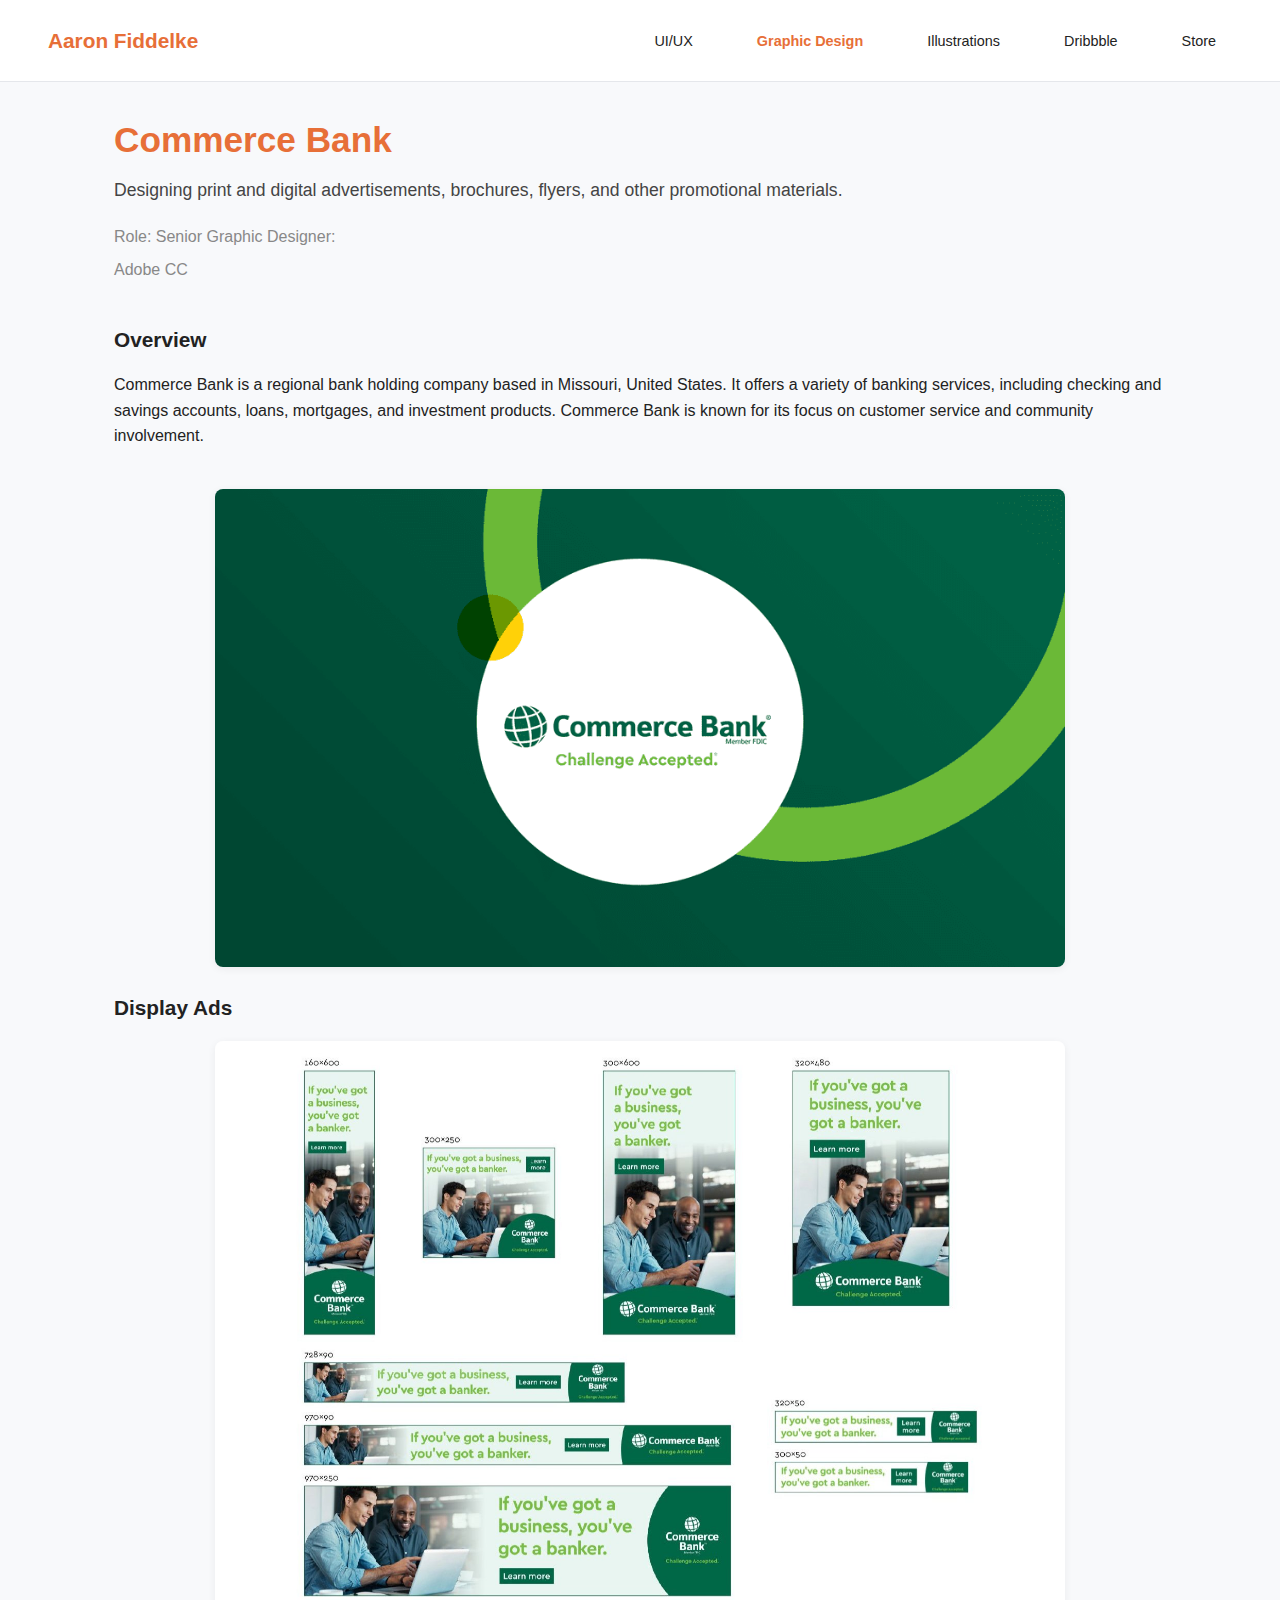
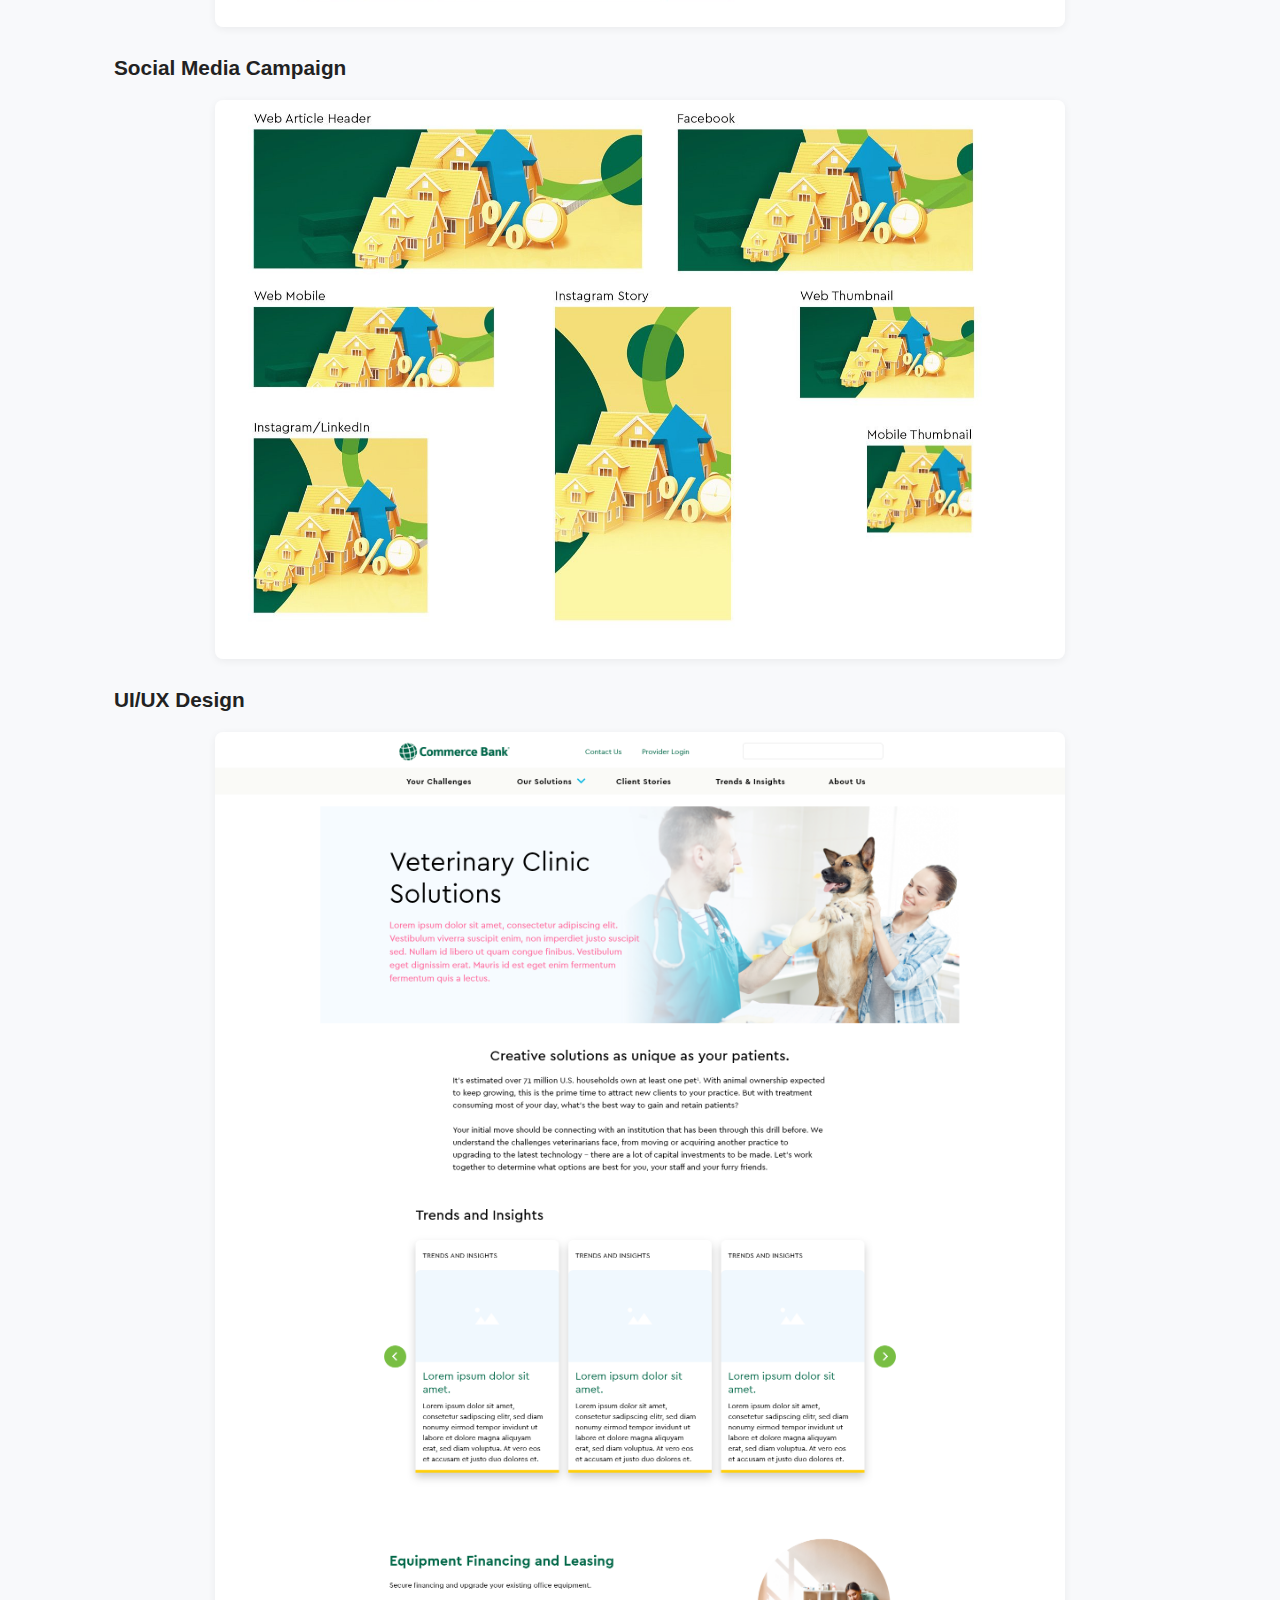
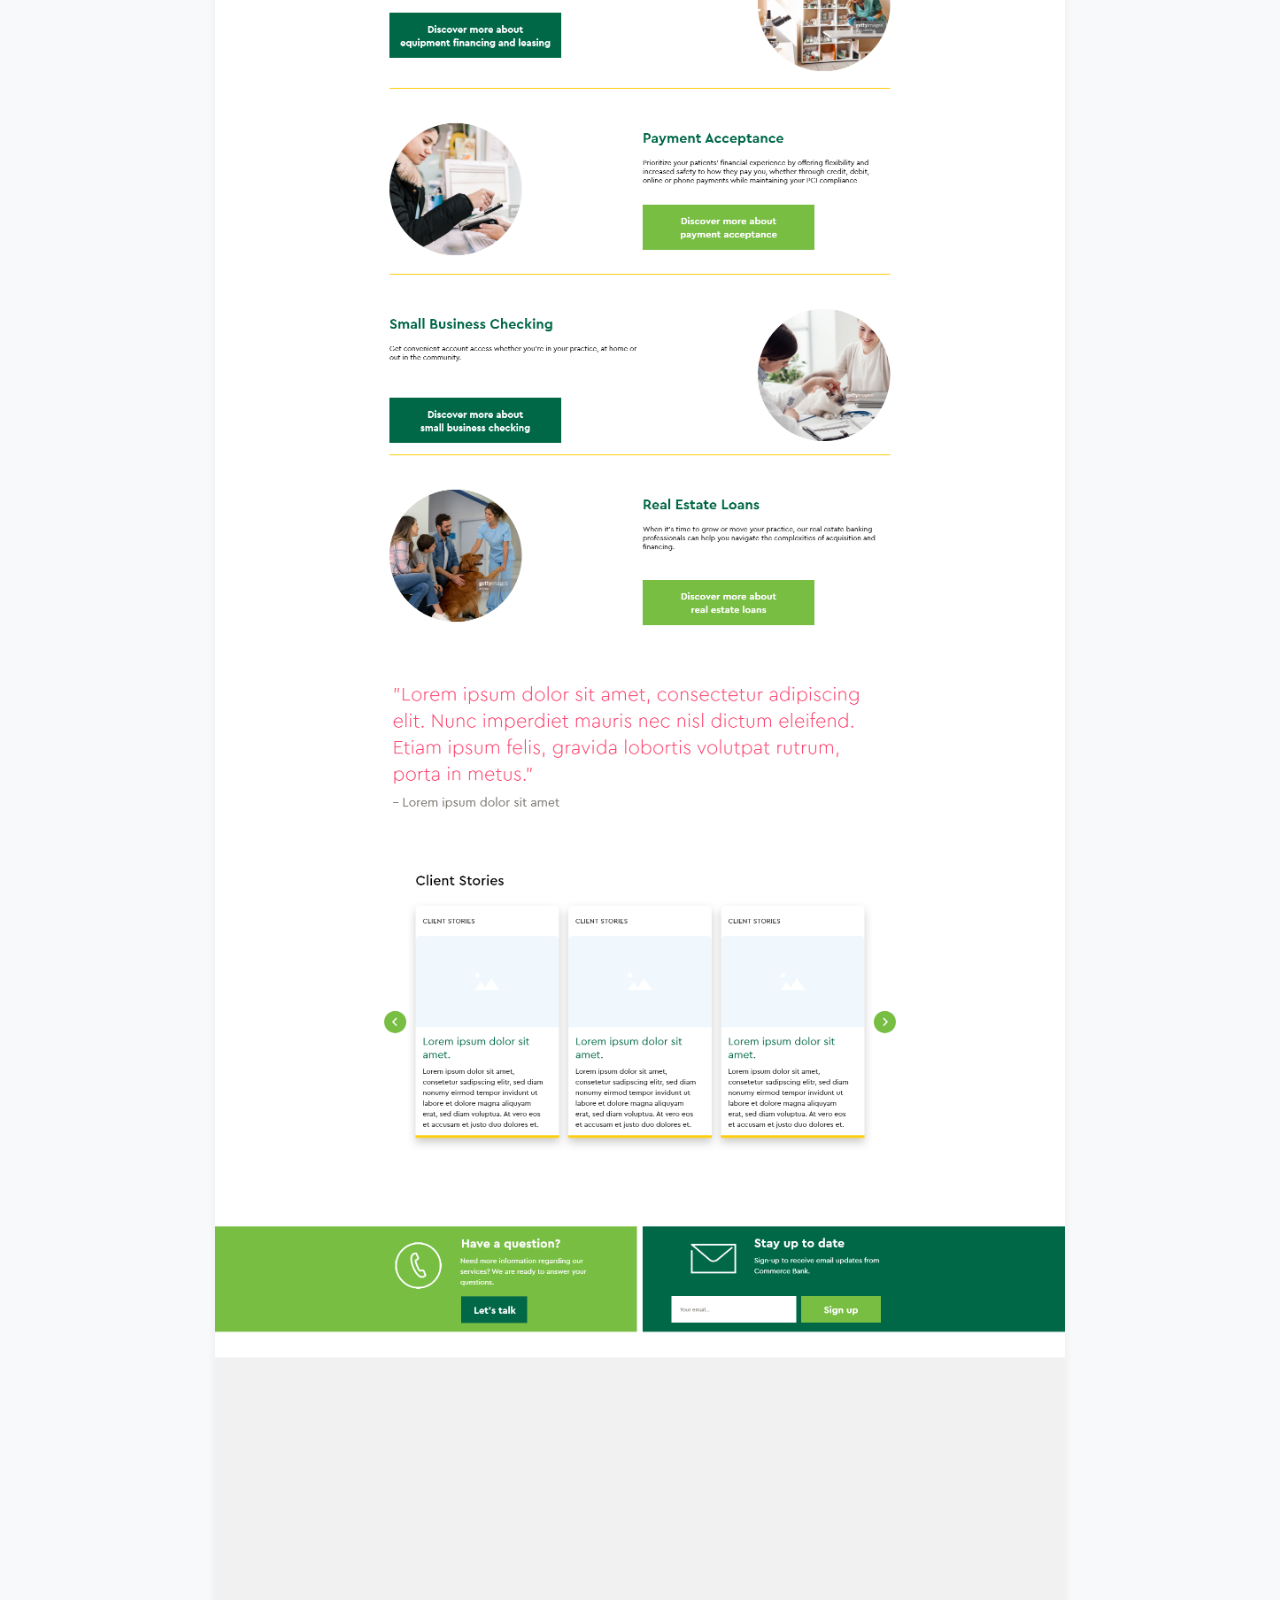
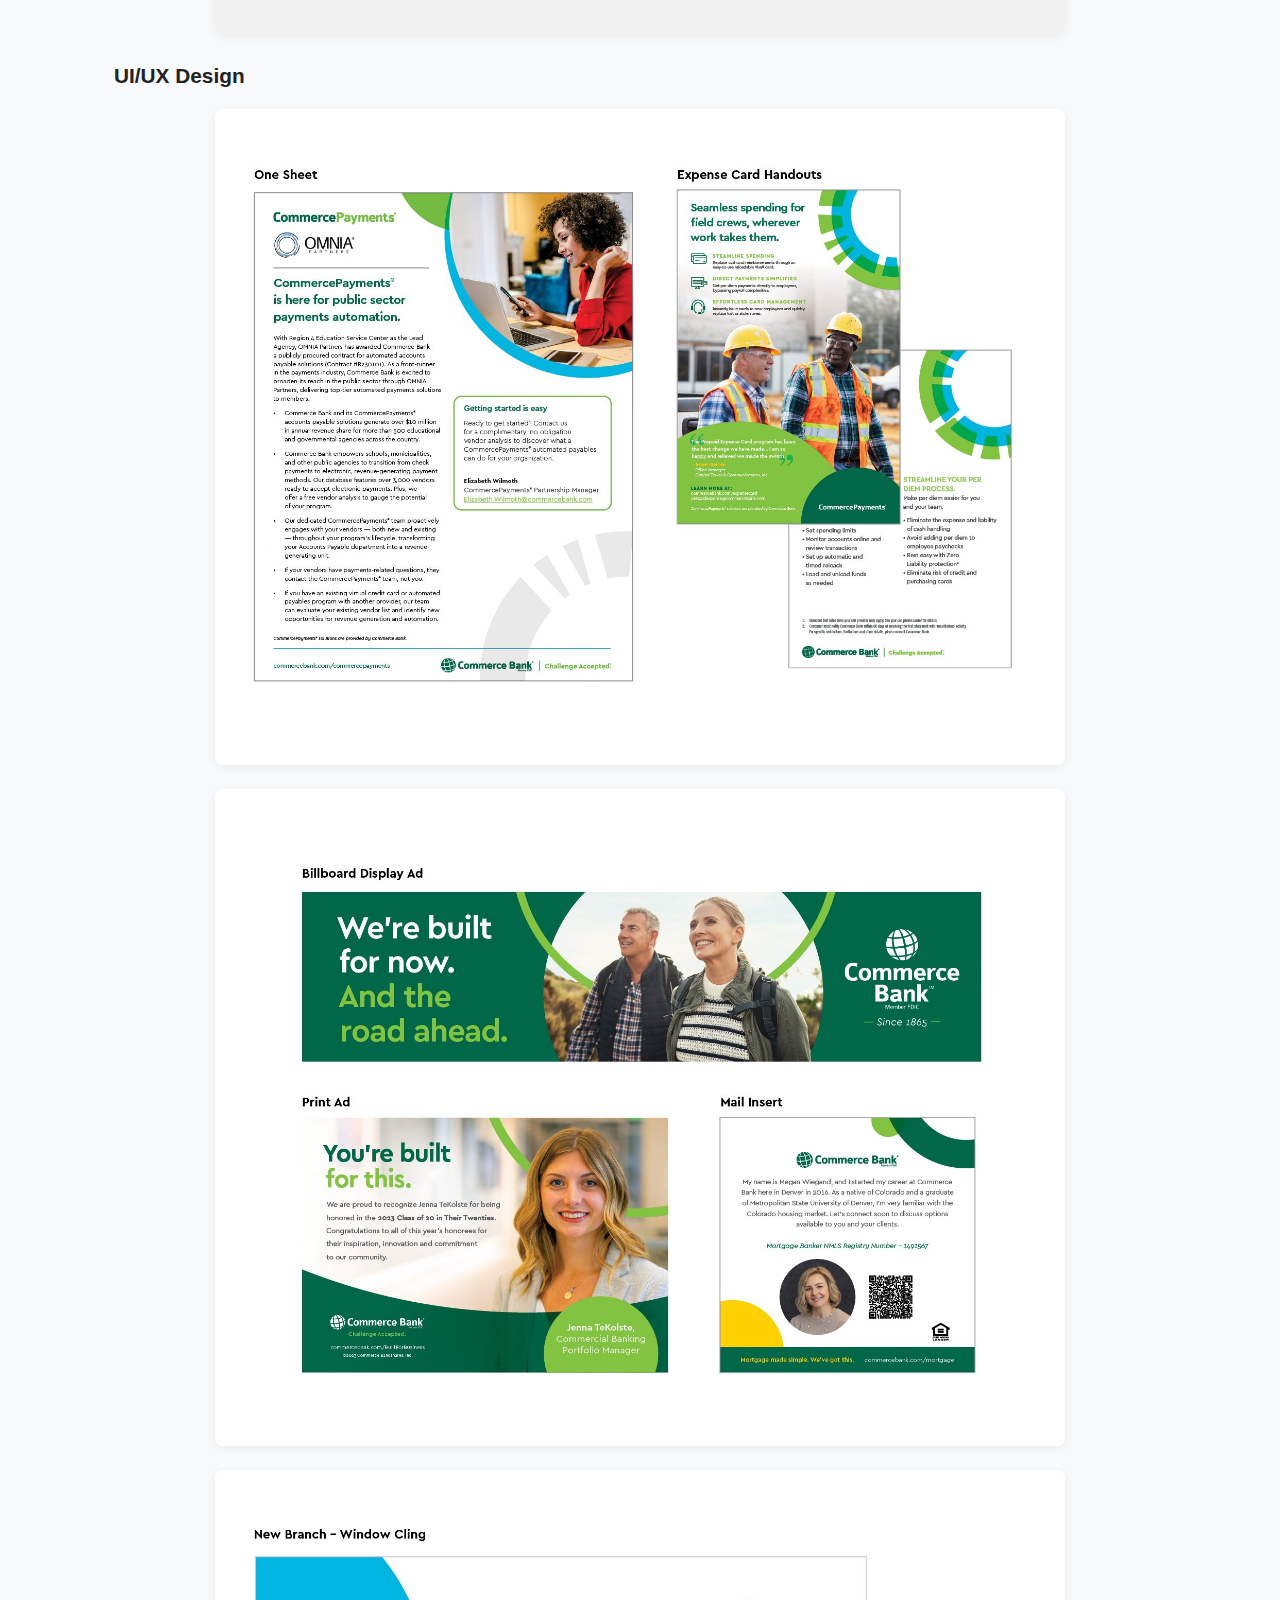
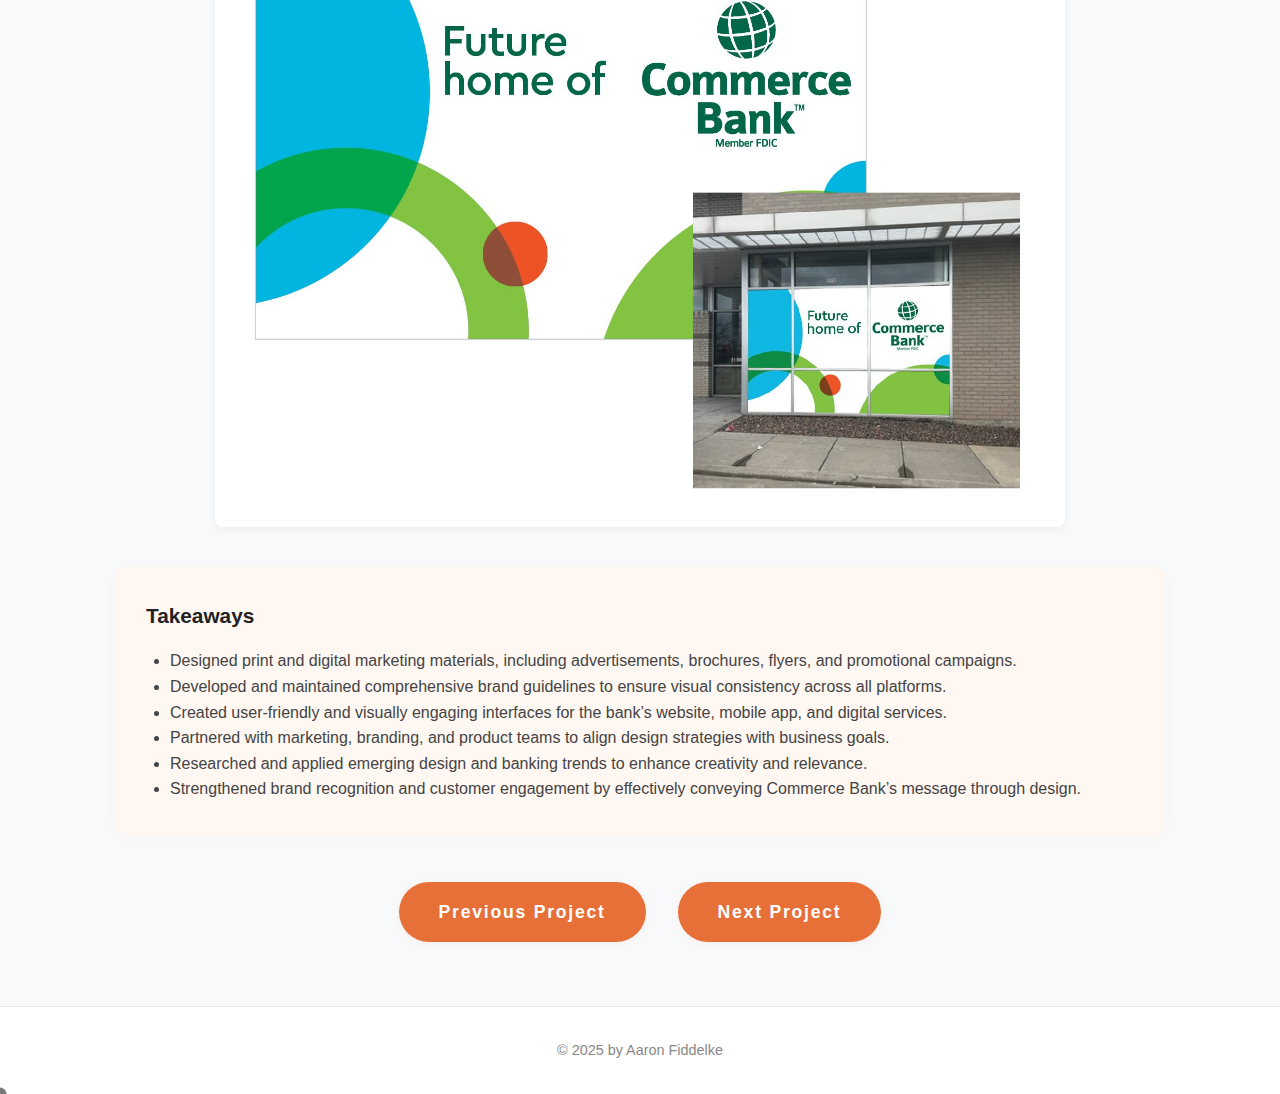
<file: commerce-bank.html>
<!DOCTYPE html>
<html lang="en">
<head>
    <meta charset="UTF-8">
    <meta name="viewport" content="width=device-width, initial-scale=1.0">
    <title>Commerce Bank - Aaron Fiddelke</title>
    <style>
        * { margin: 0; padding: 0; box-sizing: border-box; }
        body { font-family: 'SF Pro Display', -apple-system, BlinkMacSystemFont, 'Segoe UI', Roboto, Oxygen, Ubuntu, Cantarell, sans-serif; background: #f8f9fb; color: #222; line-height: 1.6; overflow-x: hidden; }
        .header {
            position: fixed;
            top: 0;
            width: 100%;
            background: #fff;
            border-bottom: 1px solid #e5e7eb;
            color: #222;
            padding: 1.5rem 3rem;
            display: flex;
            align-items: center;
            z-index: 1000;
            transition: all 0.3s cubic-bezier(0.4, 0, 0.2, 1);
            justify-content: space-between;
        }
        .hover-underline {
            font-size: 1.3rem;
            color: #e76f38;
            position: relative;
            display: inline-block;
            font-weight: 700;
        
        }
        .hover-underline::after,
        .hover-underline::before {
            content: '';
            position: absolute;
            width: 100%;
            height: 2px;
            background: linear-gradient(to right, #e76f38, #e76f38);
            left: 0;
            transform: scaleX(0);
            transition: transform 0.4s cubic-bezier(.4,0,.2,1);
        }
        .hover-underline::after {
            bottom: -6px;
            transform-origin: right;
        }
        .hover-underline::before {
            top: -6px;
            transform-origin: left;
        }
        .hover-underline:hover::after,
        .hover-underline:hover::before {
            transform: scaleX(1);
        }
        .nav-menu {
            display: flex;
            gap: 2rem;
            list-style: none;
        }
        .hamburger {
            display: none;
            flex-direction: column;
            justify-content: center;
            align-items: center;
            width: 40px;
            height: 40px;
            cursor: pointer;
            background: none;
            border: none;
            z-index: 1100;
        }
        .hamburger span {
            display: block;
            width: 28px;
            height: 4px;
            margin: 4px 0;
            background: #e76f38;
            border-radius: 2px;
            transition: 0.3s;
        }
        @media (max-width: 850px) {
            .header {
                padding: 1rem 1.5rem;
                flex-direction: row;
                align-items: center;
                justify-content: flex-start;
                position: relative;
            }
            .hamburger {
                display: flex;
                margin-left: auto;
            }
            .nav-menu {
                position: absolute;
                top: 70px;
                right: 1.5rem;
                background: #fff;
                flex-direction: column;
                gap: 0.5rem;
                width: 220px;
                box-shadow: 0 4px 24px rgba(0,0,0,0.08);
                border-radius: 12px;
                padding: 1rem 0.5rem;
                display: none;
                z-index: 1099;
            }
            .nav-menu.open {
                display: flex;
            }
            .nav-menu li {
                width: 100%;
            }
            .nav-menu a {
                width: 100%;
                display: block;
                padding: 0.75rem 1rem;
                text-align: left;
            }
        }
        .nav-menu a { color: #222; text-decoration: none; font-size: 0.9rem; font-weight: 500; transition: all 0.3s cubic-bezier(0.4, 0, 0.2, 1); position: relative; padding: 0.5rem 1rem; border-radius: 8px; }
        .nav-menu a:hover { color: #e76f38; background: rgba(255, 130, 71, 0.08); }
        .main-content { max-width: 1100px; margin: 0 auto; padding: 7rem 1.5rem 2rem 1.5rem; }
        h1 { font-size: 2.2rem; font-weight: 700; margin-bottom: 0.5rem; color: #e76f38; }
        h2 { font-size: 1.3rem; font-weight: 600; margin-top: 0rem; margin-bottom: 1rem; color: #222; }
        h3 { font-size: 1.1rem; font-weight: 500; margin-top: 2rem; margin-bottom: 0.5rem; color: #222; }
        .section { margin-bottom: 2.5rem; }
        .hero-imgs { display: flex; flex-wrap: wrap; gap: 1.5rem; margin: 2rem 0 2.5rem 0; }
        .hero-imgs img { width: 320px; max-width: 100%; border-radius: 12px; box-shadow: 0 2px 8px rgba(0,0,0,0.08); }
        .projects img {
            width: 100%;
            max-width: 850px;
            height: auto;
            display: block;
            margin: 0 auto 1.5rem auto;
            border-radius: 8px;
            box-shadow: 0 2px 8px rgba(0,0,0,0.06);
            cursor: pointer;
            transition: box-shadow 0.2s;
        }
        @media (max-width: 900px) {
            .projects img {
                max-width: 100%;
            }
        }
        .projects img:hover { box-shadow: 0 4px 24px rgba(255,130,71,0.18), 0 2px 16px rgba(255,130,71,0.10); }
        .shadowbox-overlay {
            position: fixed;
            top: 0;
            left: 0;
            width: 100vw;
            height: 100vh;
            background: rgba(0,0,0,0.85);
            display: flex;
            align-items: center;
            justify-content: center;
            z-index: 99999;
            transition: opacity 0.2s;
        }
        .shadowbox-img {
            max-width: 90vw;
            max-height: 90vh;
            border-radius: 16px;
            box-shadow: 0 8px 32px rgba(0,0,0,0.18);
            background: #fff;
            display: block;
        }
        .shadowbox-close {
            position: absolute;
            top: 2.5vw;
            right: 2.5vw;
            background: #fff;
            color: #e76f38;
            border: none;
            border-radius: 50%;
            width: 44px;
            height: 44px;
            font-size: 2rem;
            font-weight: bold;
            cursor: pointer;
            box-shadow: 0 2px 8px rgba(0,0,0,0.12);
            z-index: 100000;
            display: flex;
            align-items: center;
            justify-content: center;
            transition: background 0.2s, color 0.2s;
        }
        .shadowbox-close:hover {
            background: #e76f38;
            color: #fff;
        }
        .takeaways { background: #fff7f2; border-radius: 12px; padding: 2rem; margin-top: 2rem; box-shadow: 0 2px 8px rgba(255,130,71,0.06); }
        .takeaways ul { margin: 1rem 0 0 1.5rem; color: #444; }
        @media (max-width: 700px) { .main-content { padding: 1.5rem 0.5rem; } .hero-imgs { flex-direction: column; gap: 1rem; } }
                .nav-menu a.nav-current {
            font-weight: 700;
            color: #e76f38;
        }
        .cta-nav-btn {
            background: linear-gradient(135deg, #e76f38, #e76f38);
            color: white;
            padding: 1rem 2.5rem;
            border: none;
            border-radius: 60px;
            font-size: 1.1rem;
            cursor: pointer;
            font-weight: 700;
            text-decoration: none;
            box-shadow: 0 2px 8px rgba(255,130,71,0.08);
            letter-spacing: .1em;
            transition: transform 0.18s cubic-bezier(.4,0,.2,1), box-shadow 0.18s;
            display: inline-block;
        }
        .cta-nav-btn:hover {
            background: linear-gradient(135deg, #e76f38, #e76f38);
            color: #fff;
            transform: scale(1.1);
            box-shadow: 0 0 16px 2px rgba(255,130,71,0.18), 0 2px 16px rgba(255,130,71,0.10);
        }
                .footer {
            padding: 2rem 3rem;
            text-align: center;
            color: #888;
            border-top: 1px solid #e5e7eb;
            background: #fff;
            font-size: 0.9rem;
        }
    </style>
</head>
<body>
    <header class="header">
        <a href="/" style="text-decoration:none;">
            <div class="hover-underline">Aaron Fiddelke</div>
        </a>
                <button class="hamburger" aria-label="Open navigation" aria-expanded="false">
            <span></span>
            <span></span>
            <span></span>
        </button>
        <nav>
            <ul class="nav-menu">
                <li><a href="uiux.html">UI/UX</a></li>
                <li><a href="graphic-design.html" class="nav-current">Graphic Design</a></li>
                <li><a href="illustration.html">Illustrations</a></li>
                <li><a href="https://dribbble.com/aaronfidd" target="_blank">Dribbble</a></li>
                <li><a href="https://artishardstudio.com" target="_blank">Store</a></li>
            </ul>
        </nav>
    </header>
    <main class="main-content">
        <h1>Commerce Bank</h1>
        <div class="section">
            <div style="font-size:1.1rem;color:#444;margin-bottom:1.2rem;">Designing print and digital advertisements, brochures, flyers, and other promotional materials.</div>
            <div style="font-size:1rem;color:#888;margin-bottom:0.5rem;">Role: Senior Graphic Designer:</div>
            <div style="font-size:1rem;color:#888;">Adobe CC</div>
        </div>
        <div class="overview section">
            <h2>Overview</h2>
            <p>Commerce Bank is a regional bank holding company based in Missouri, United States. It offers a variety of banking services, including checking and savings accounts, loans, mortgages, and investment products. Commerce Bank is known for its focus on customer service and community involvement.</p>
        </div>
        <div class="projects section">
            <img src="images/CB+Logo.png" alt="Orbit Outfitters brand identity">
            <h2>Display Ads</h2>
            <img src="images/CB+Examples3.jpg" alt="Orbit Outfitters UI/UX mockups">
           
            <h2>Social Media Campaign</h2>
            <img src="images/CB+Examples6.jpg" alt="Orbit Outfitters UI/UX mockups">
            <h2>UI/UX Design</h2>
            <img src="images/Copy+of+CB-Challenges-VeterneV2.png" alt="Orbit Outfitters UI/UX mockups">
            <h2>UI/UX Design</h2>
            <img src="images/Untitled-5.png" alt="Orbit Outfitters UI/UX mockups">
            <img src="images/Untitled-6.png" alt="Orbit Outfitters UI/UX mockups">
            <img src="images/CB+Examples5.jpg" alt="Orbit Outfitters UI/UX mockups">
        </div>
        <div class="takeaways">
            <h2>Takeaways</h2>
            <ul>
                <li>Designed print and digital marketing materials, including advertisements, brochures, flyers, and promotional campaigns.</li>
                <li>Developed and maintained comprehensive brand guidelines to ensure visual consistency across all platforms.</li>
                <li>Created user-friendly and visually engaging interfaces for the bank’s website, mobile app, and digital services.</li>
                <li>Partnered with marketing, branding, and product teams to align design strategies with business goals.</li>
                <li>Researched and applied emerging design and banking trends to enhance creativity and relevance.</li>
                <li>Strengthened brand recognition and customer engagement by effectively conveying Commerce Bank’s message through design.</li>
            </ul>
        </div>
        <div style="width:100%;display:flex;justify-content:center;gap:2rem;margin:3rem 0 2rem 0;">
            <a href="orbit-outfitters.html" class="cta-nav-btn">Previous Project</a>
            <a href="border-brewing.html" class="cta-nav-btn">Next Project</a>
        </div>
    </main>
    <footer class="footer" style="text-align:center;">
        <p>&copy; 2025 by Aaron Fiddelke</p>
    </footer>
<script>
        // Hamburger menu toggle and shadowbox for project images
        document.addEventListener('DOMContentLoaded', function() {
            const hamburger = document.querySelector('.hamburger');
            const navMenu = document.querySelector('.nav-menu');
            hamburger.addEventListener('click', function() {
                const expanded = hamburger.getAttribute('aria-expanded') === 'true';
                hamburger.setAttribute('aria-expanded', !expanded);
                navMenu.classList.toggle('open');
            });
            document.addEventListener('click', function(e) {
                if (window.innerWidth <= 768) {
                    if (!navMenu.contains(e.target) && !hamburger.contains(e.target)) {
                        navMenu.classList.remove('open');
                        hamburger.setAttribute('aria-expanded', false);
                    }
                }
            });

            // Shadowbox for project images
            document.querySelectorAll('.projects img').forEach(function(img) {
                img.addEventListener('click', function() {
                    const src = img.getAttribute('src');
                    const alt = img.getAttribute('alt') || '';
                    const overlay = document.createElement('div');
                    overlay.className = 'shadowbox-overlay';
                    overlay.innerHTML =
                        '<button class="shadowbox-close" aria-label="Close">&times;</button>' +
                        '<img class="shadowbox-img" src="' + src + '" alt="' + alt + '" />';
                    overlay.querySelector('.shadowbox-close').addEventListener('click', function() {
                        document.body.removeChild(overlay);
                    });
                    overlay.addEventListener('click', function(e) {
                        if (e.target === overlay) {
                            document.body.removeChild(overlay);
                        }
                    });
                    document.body.appendChild(overlay);
                });
            });
        });
        // Following cursor dot effect
        if (window.cursoreffects && typeof window.cursoreffects.followingDotCursor === 'function') {
            new cursoreffects.followingDotCursor({ color: ["#323232a6"] });
        } else {
            // Fallback: simple dot
            const dot = document.createElement('div');
            dot.style.position = 'fixed';
            dot.style.width = '13px';
            dot.style.height = '13px';
            dot.style.borderRadius = '50%';
            dot.style.background = '#323232a6';
            dot.style.pointerEvents = 'none';
            dot.style.zIndex = '9999';
            dot.style.transform = 'translate(-50%, -50%)';
            document.body.appendChild(dot);
            document.addEventListener('mousemove', function(e) {
                dot.style.left = e.clientX + 'px';
                dot.style.top = e.clientY + 'px';
            });
        }
    </script>
</body>
</html>
</file>
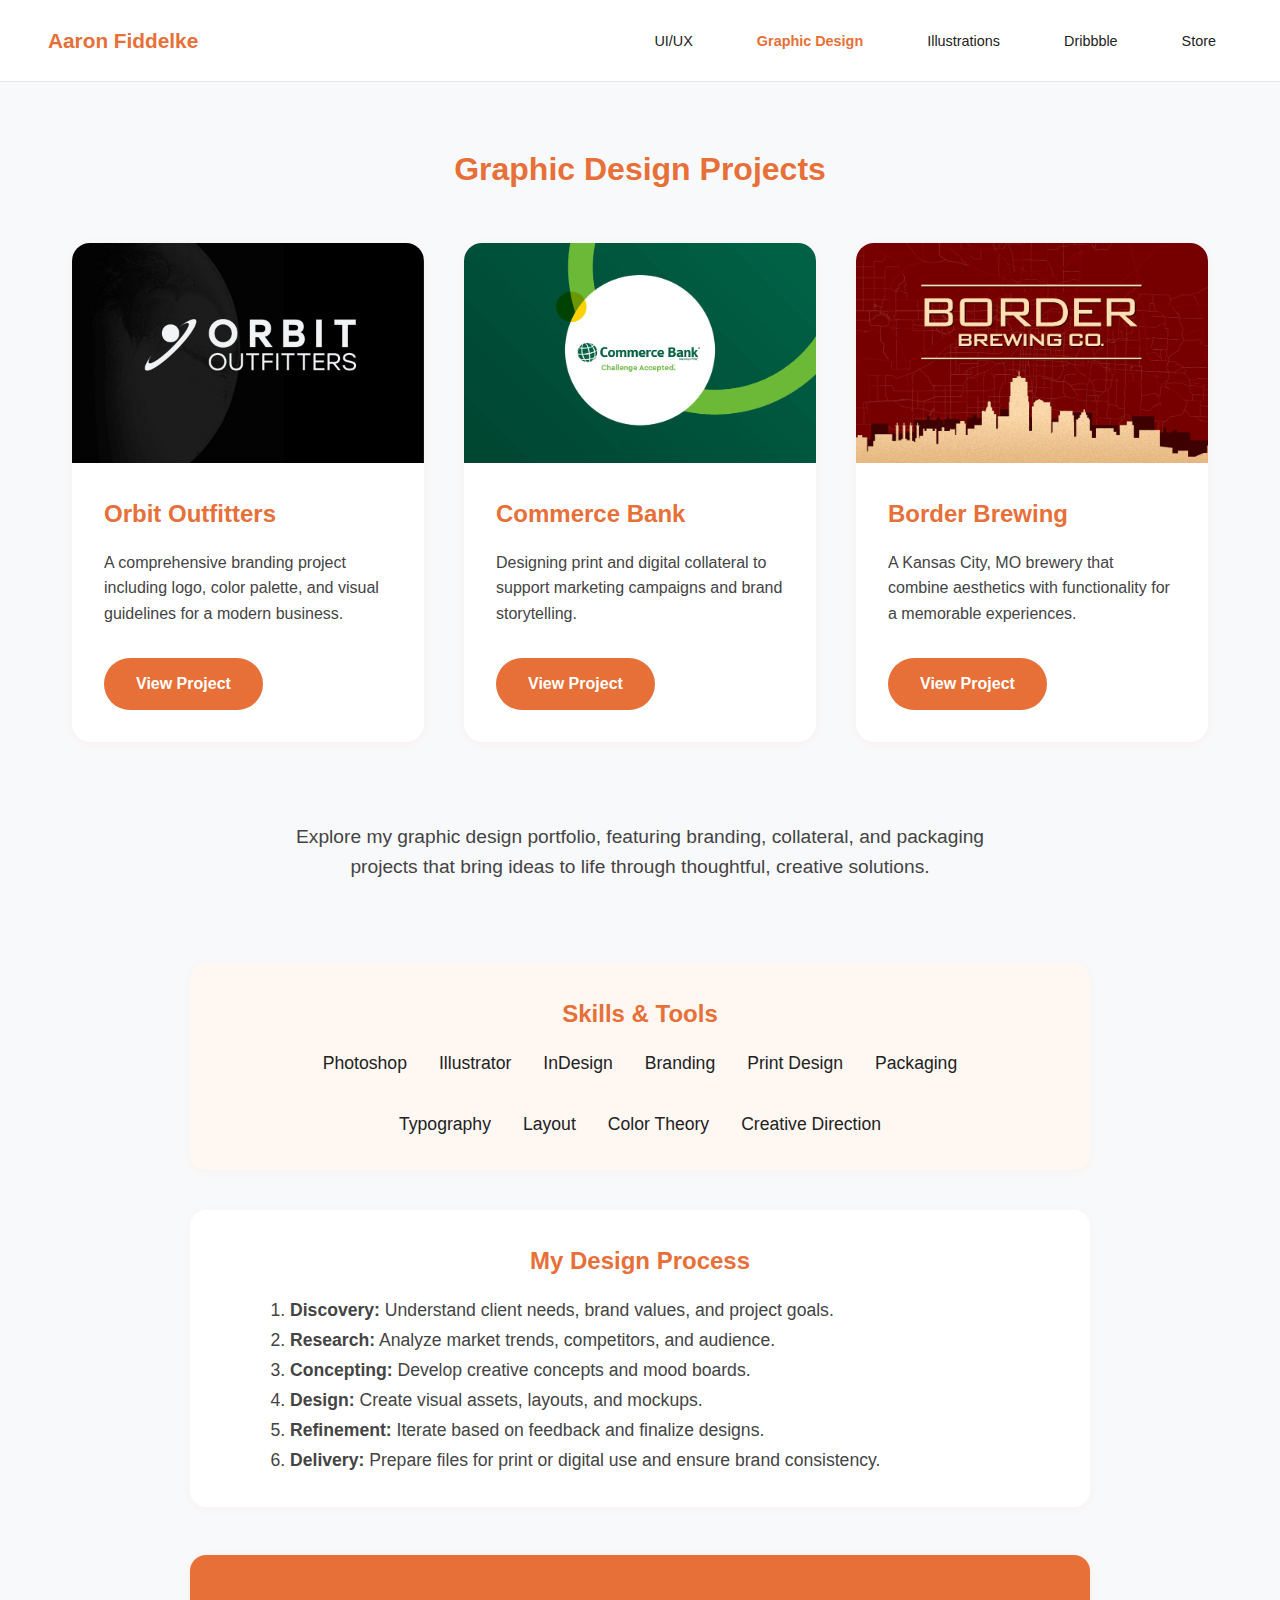
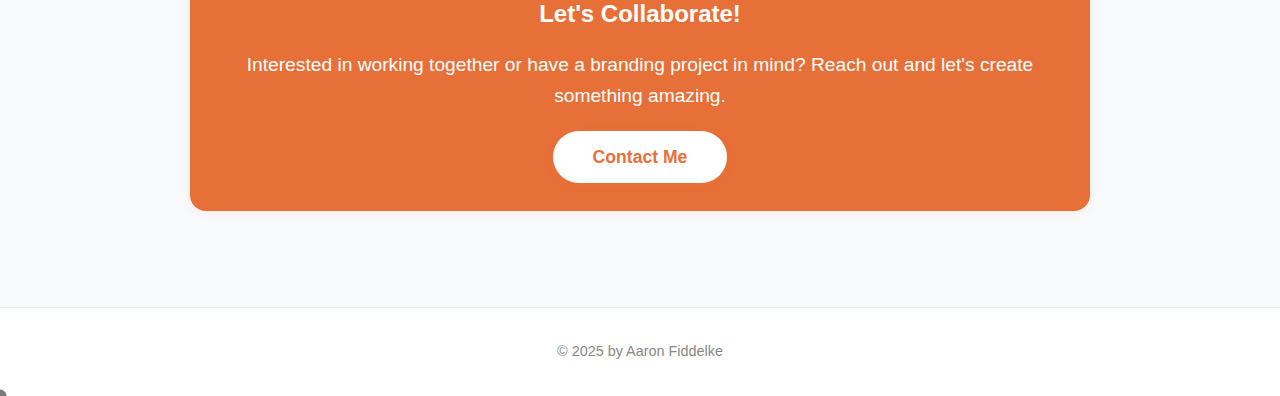
<file: graphic-design.html>
<!DOCTYPE html>
<html lang="en">
<head>
    <meta charset="UTF-8">
    <meta name="viewport" content="width=device-width, initial-scale=1.0">
    <title>Graphic Design Projects - Aaron Fiddelke</title>
    <style>
        /* ...existing code from uiux.html styles... */
        * {
            margin: 0;
            padding: 0;
            box-sizing: border-box;
        }
        body {
            font-family: 'SF Pro Display', -apple-system, BlinkMacSystemFont, 'Segoe UI', Roboto, Oxygen, Ubuntu, Cantarell, sans-serif;
            background: #f8f9fb;
            color: #222;
            line-height: 1.6;
            overflow-x: hidden;
            animation: bgMove 18s ease-in-out infinite alternate;
        }
        @keyframes bgMove {
            0% { background-position: 20% 80%, 80% 20%, 40% 40%; }
            50% { background-position: 30% 70%, 70% 30%, 50% 50%; }
            100% { background-position: 15% 85%, 85% 15%, 35% 45%; }
        }
        .header {
            position: fixed;
            top: 0;
            width: 100%;
            background: #fff;
            border-bottom: 1px solid #e5e7eb;
            color: #222;
            padding: 1.5rem 3rem;
            display: flex;
            align-items: center;
            z-index: 1000;
            transition: all 0.3s cubic-bezier(0.4, 0, 0.2, 1);
            justify-content: space-between;
            
        }
        .hover-underline {
            font-size: 1.3rem;
            color: #e76f38;
            position: relative;
            display: inline-block;
            font-weight: 700;
        
        }
        .hover-underline::after,
        .hover-underline::before {
            content: '';
            position: absolute;
            width: 100%;
            height: 2px;
            background: linear-gradient(to right, #e76f38, #e76f38);
            left: 0;
            transform: scaleX(0);
            transition: transform 0.4s cubic-bezier(.4,0,.2,1);
        }
        .hover-underline::after {
            bottom: -6px;
            transform-origin: right;
        }
        .hover-underline::before {
            top: -6px;
            transform-origin: left;
        }
        .hover-underline:hover::after,
        .hover-underline:hover::before {
            transform: scaleX(1);
        }
        .nav-menu {
            display: flex;
            gap: 2rem;
            list-style: none;
        }
        .hamburger {
            display: none;
            flex-direction: column;
            justify-content: center;
            align-items: center;
            width: 40px;
            height: 40px;
            cursor: pointer;
            background: none;
            border: none;
            z-index: 1100;
        }
        .hamburger span {
            display: block;
            width: 28px;
            height: 4px;
            margin: 4px 0;
            background: #e76f38;
            border-radius: 2px;
            transition: 0.3s;
        }
        @media (max-width: 850px) {
            .header {
                padding: 1rem 1.5rem;
                flex-direction: row;
                align-items: center;
                justify-content: flex-start;
                position: relative;
            }
            .hamburger {
                display: flex;
                margin-left: auto;
            }
            .nav-menu {
                position: absolute;
                top: 70px;
                right: 1.5rem;
                background: #fff;
                flex-direction: column;
                gap: 0.5rem;
                width: 220px;
                box-shadow: 0 4px 24px rgba(0,0,0,0.08);
                border-radius: 12px;
                padding: 1rem 0.5rem;
                display: none;
                z-index: 1099;
            }
            .nav-menu.open {
                display: flex;
            }
            .nav-menu li {
                width: 100%;
            }
            .nav-menu a {
                width: 100%;
                display: block;
                padding: 0.75rem 1rem;
                text-align: left;
            }
        }
        .nav-menu a { color: #222; text-decoration: none; font-size: 0.9rem; font-weight: 500; transition: all 0.3s cubic-bezier(0.4, 0, 0.2, 1); position: relative; padding: 0.5rem 1rem; border-radius: 8px; }
        .nav-menu a:hover { color: #e76f38; background: rgba(255, 130, 71, 0.08); }
        .nav-menu a::after { background: linear-gradient(90deg, #e76f38, #e76f38); }
        .container { max-width: 1200px; margin: 0 auto; padding: 4rem 2rem; }
                h1 {
            text-align: center;
            color: #e76f38;
            margin-top: 5rem;
            margin-bottom: 3rem;
        }
        .projects-grid { display: grid; grid-template-columns: repeat(auto-fit, minmax(340px, 1fr)); gap: 2.5rem; }
        .project-card { background: #fff; border-radius: 18px; box-shadow: 0 2px 8px rgba(255,130,71,0.08); overflow: hidden; display: flex; flex-direction: column; transition: box-shadow 0.2s; }
        .project-card:hover { box-shadow: 0 4px 16px rgba(255,130,71,0.18); }
        .project-thumb { width: 100%; height: 220px; object-fit: cover; }
        .project-content { padding: 2rem; flex: 1; display: flex; flex-direction: column; }
        .project-title { font-size: 1.5rem; font-weight: 700; color: #e76f38; margin-bottom: 1rem; }
        .project-desc { font-size: 1rem; color: #444; margin-bottom: 2rem; }
        .project-cta { align-self: flex-start; background: linear-gradient(135deg, #e76f38, #e76f38); color: #fff; padding: 0.8rem 2rem; border: none; border-radius: 50px; font-weight: 700; font-size: 1rem; cursor: pointer; transition: background 0.2s; text-decoration: none; }
        .project-cta {
            align-self: flex-start;
            background: linear-gradient(135deg, #e76f38, #e76f38);
            color: #fff;
            padding: 0.8rem 2rem;
            border: none;
            border-radius: 50px;
            font-weight: 700;
            font-size: 1rem;
            cursor: pointer;
            transition: background 0.2s, transform 0.18s cubic-bezier(.4,0,.2,1), box-shadow 0.18s;
            text-decoration: none;
        }
        .project-cta:hover {
            background: linear-gradient(135deg, #e76f38, #e76f38);
            color: #fff;
            box-shadow: 0 0 16px 2px rgba(255,130,71,0.18), 0 2px 16px rgba(255,130,71,0.10);
            transform: scale(1.1);
        }
        .nav-menu a.nav-current {
            font-weight: 700;
            color: #e76f38;
        }
        .footer {
            padding: 2rem 3rem;
            text-align: center;
            color: #888;
            border-top: 1px solid #e5e7eb;
            background: #fff;
            font-size: 0.9rem;
        }
    </style>
</head>
<body>
    <!-- Header -->
    <header class="header">
        <a href="/" style="text-decoration:none;">
            <div class="hover-underline">Aaron Fiddelke</div>
        </a>
        <button class="hamburger" aria-label="Open navigation" aria-expanded="false">
            <span></span>
            <span></span>
            <span></span>
        </button>
        <nav>
            <ul class="nav-menu">
                <li><a href="uiux.html">UI/UX</a></li>
                <li><a href="graphic-design.html" class="nav-current">Graphic Design</a></li>
                <li><a href="illustration.html">Illustrations</a></li>
                <li><a href="https://dribbble.com/aaronfidd" target="_blank" rel="noopener">Dribbble</a></li>
                <li><a href="https://artishardstudio.com" target="_blank" rel="noopener">Store</a></li>
            </ul>
        </nav>
    </header>
    <div class="container">
        <h1>Graphic Design Projects</h1>
        <div class="projects-grid">
            <div class="project-card">
                <img src="images/OO_BrandIdentity.jpg" alt="Orbit Outfitters" class="project-thumb">
                <div class="project-content">
                    <div class="project-title">Orbit Outfitters</div>
                    <div class="project-desc">A comprehensive branding project including logo, color palette, and visual guidelines for a modern business.</div>
                    <a href="orbit-outfitters.html" class="project-cta">View Project</a>
                </div>
            </div>
            <div class="project-card">
                <img src="images/CB+Logo.png" alt="Commerce Bank" class="project-thumb">
                <div class="project-content">
                    <div class="project-title">Commerce Bank</div>
                    <div class="project-desc">Designing print and digital collateral to support marketing campaigns and brand storytelling.</div>
                    <a href="commerce-bank.html" class="project-cta">View Project</a>
                </div>
            </div>
            <div class="project-card">
                <img src="images/Untitled-2-01.png" alt="Border Brewing" class="project-thumb">
                <div class="project-content">
                    <div class="project-title">Border Brewing</div>
                    <div class="project-desc">A Kansas City, MO brewery that combine aesthetics with functionality for a memorable experiences.</div>
                    <a href="border-brewing.html" class="project-cta">View Project</a>
                </div>
            </div>
        </div>
        <!-- Intro Section -->
       <div style="max-width:700px;padding:5rem 0rem; margin:0 auto 0rem auto;text-align:center;font-size:1.2rem;color:#444;">
            <p>Explore my graphic design portfolio, featuring branding, collateral, and packaging projects that bring ideas to life through thoughtful, creative solutions.</p>
        </div>
        <!-- Skills/Tools Section -->
             <section style="background:#fff7f2;padding:2rem 6rem; margin:0 auto 0rem auto;border-radius:16px;max-width:900px;margin:0 auto 2.5rem auto;box-shadow:0 2px 8px rgba(255,130,71,0.06);">
            <h2 style="color:#e76f38;text-align:center;margin-bottom:1rem;">Skills & Tools</h2>
            <div style="display:flex;flex-wrap:wrap;justify-content:center;gap:2rem;font-size:1.1rem;color:#222;">
                <div>Photoshop</div>
                <div>Illustrator</div>
                <div>InDesign</div>
                <div>Branding</div>
                <div>Print Design</div>
                <div>Packaging</div>
                <div>Typography</div>
                <div>Layout</div>
                <div>Color Theory</div>
                <div>Creative Direction</div>
            </div>
        </section>
        <!-- Process Overview Section -->
        <section style="background:#fff;padding:2rem 1.5rem;border-radius:16px;max-width:900px;margin:0 auto 2.5rem auto;box-shadow:0 2px 8px rgba(255,130,71,0.06);">
            <h2 style="color:#e76f38;text-align:center;margin-bottom:1rem;">My Design Process</h2>
            <ol style="max-width:700px;margin:0 auto;font-size:1.1rem;color:#444;line-height:1.7;">
                <li><strong>Discovery:</strong> Understand client needs, brand values, and project goals.</li>
                <li><strong>Research:</strong> Analyze market trends, competitors, and audience.</li>
                <li><strong>Concepting:</strong> Develop creative concepts and mood boards.</li>
                <li><strong>Design:</strong> Create visual assets, layouts, and mockups.</li>
                <li><strong>Refinement:</strong> Iterate based on feedback and finalize designs.</li>
                <li><strong>Delivery:</strong> Prepare files for print or digital use and ensure brand consistency.</li>
            </ol>
        </section>
        <!-- Contact/Collaboration CTA -->
        <section style="background:#e76f38;color:#fff;padding:2.5rem 1.5rem;text-align:center;border-radius:16px;max-width:900px;margin:3rem auto 2rem auto;box-shadow:0 2px 8px rgba(255,130,71,0.10);">
            <h2 style="margin-bottom:1rem;">Let's Collaborate!</h2>
            <p style="font-size:1.2rem;margin-bottom:2rem;">Interested in working together or have a branding project in mind? Reach out and let's create something amazing.</p>
            <a href="mailto:aaronfidd@gmail.com" style="background:#fff;color:#e76f38;padding:1rem 2.5rem;border-radius:50px;font-weight:700;font-size:1.1rem;text-decoration:none;box-shadow:0 2px 8px rgba(255,130,71,0.10);transition:background 0.2s;">Contact Me</a>
        </section>
    </div>
        <!-- Footer -->
    <footer class="footer">
        <p>&copy; 2025 by Aaron Fiddelke</p>
    </footer>
    <script>
        // Hamburger menu toggle
        document.addEventListener('DOMContentLoaded', function() {
            const hamburger = document.querySelector('.hamburger');
            const navMenu = document.querySelector('.nav-menu');
            hamburger.addEventListener('click', function() {
                const expanded = hamburger.getAttribute('aria-expanded') === 'true';
                hamburger.setAttribute('aria-expanded', !expanded);
                navMenu.classList.toggle('open');
            });
            document.addEventListener('click', function(e) {
                if (window.innerWidth <= 768) {
                    if (!navMenu.contains(e.target) && !hamburger.contains(e.target)) {
                        navMenu.classList.remove('open');
                        hamburger.setAttribute('aria-expanded', false);
                    }
                }
            });
        });
        // Following cursor dot effect
        if (window.cursoreffects && typeof window.cursoreffects.followingDotCursor === 'function') {
            new cursoreffects.followingDotCursor({ color: ["#323232a6"] });
        } else {
            // Fallback: simple dot
            const dot = document.createElement('div');
            dot.style.position = 'fixed';
            dot.style.width = '13px';
            dot.style.height = '13px';
            dot.style.borderRadius = '50%';
            dot.style.background = '#323232a6';
            dot.style.pointerEvents = 'none';
            dot.style.zIndex = '9999';
            dot.style.transform = 'translate(-50%, -50%)';
            document.body.appendChild(dot);
            document.addEventListener('mousemove', function(e) {
                dot.style.left = e.clientX + 'px';
                dot.style.top = e.clientY + 'px';
            });
        }
    </script>
    
</body>
</html>
</file>
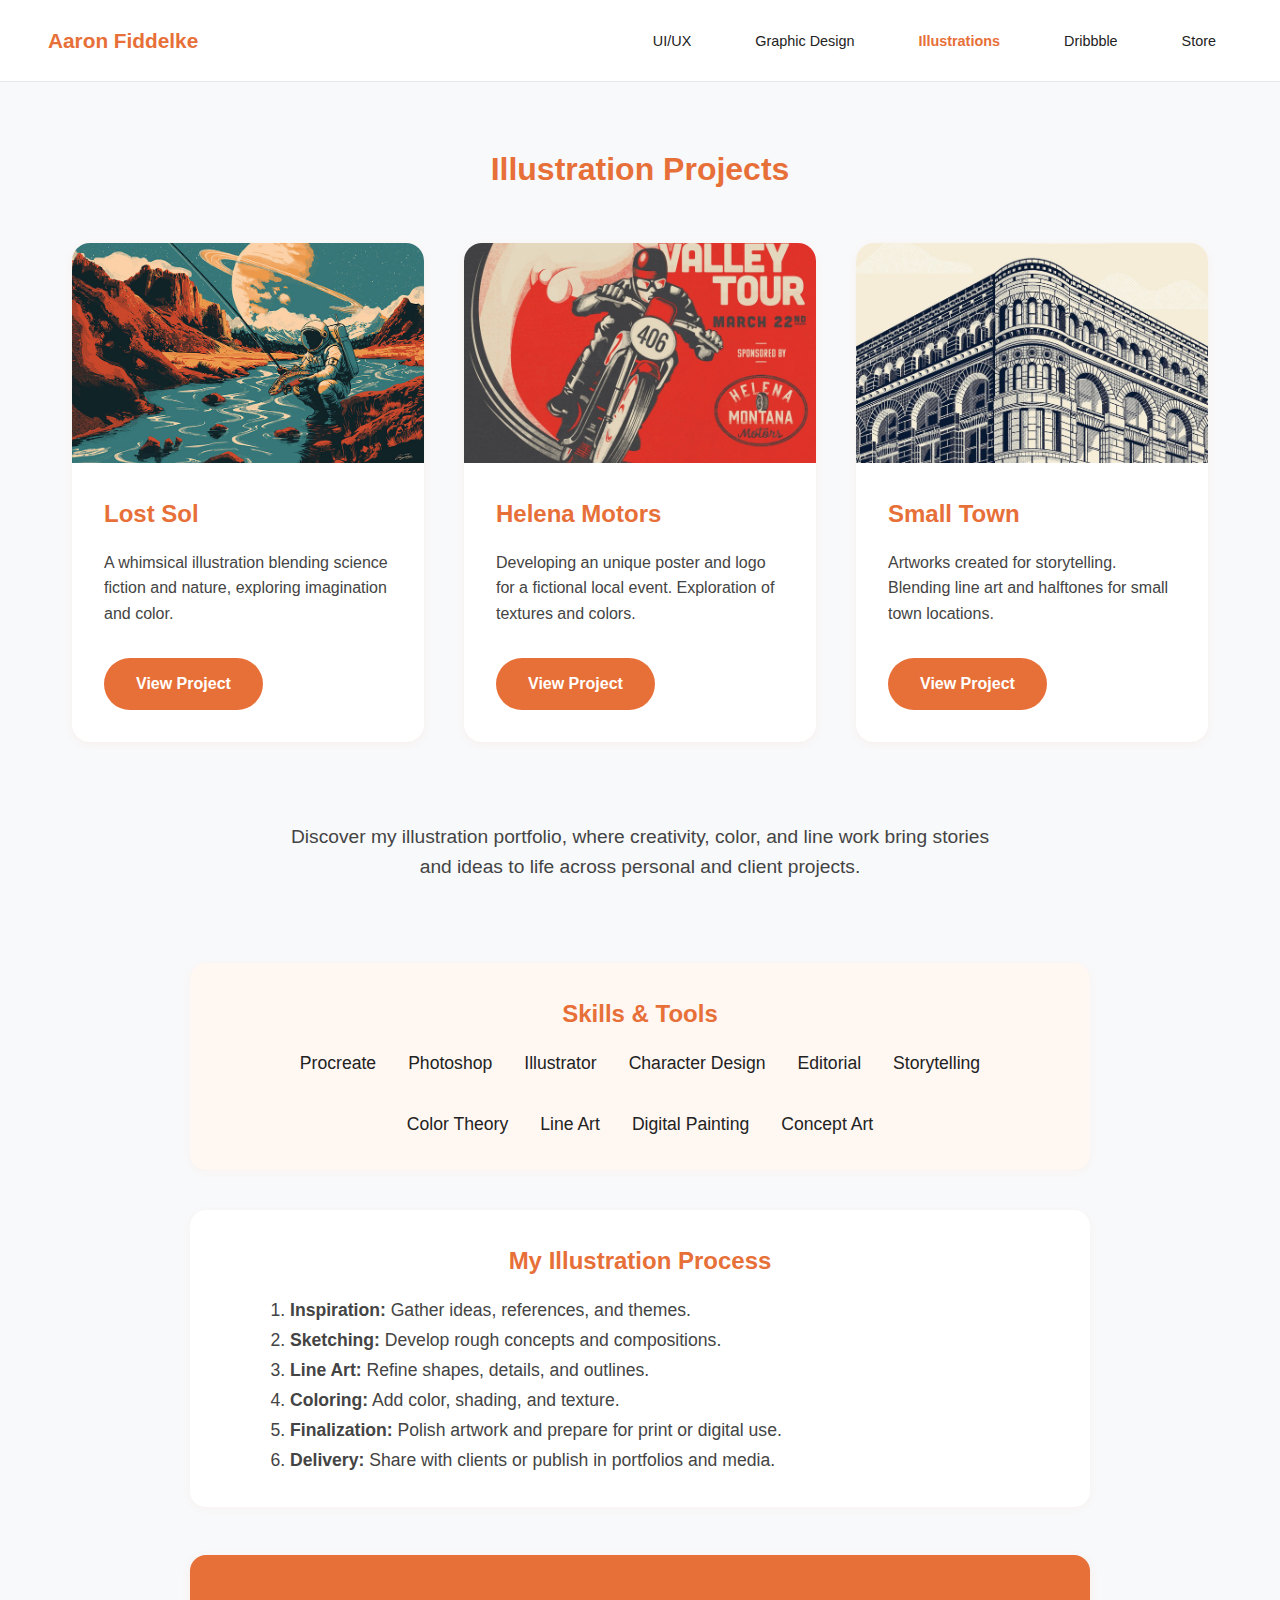
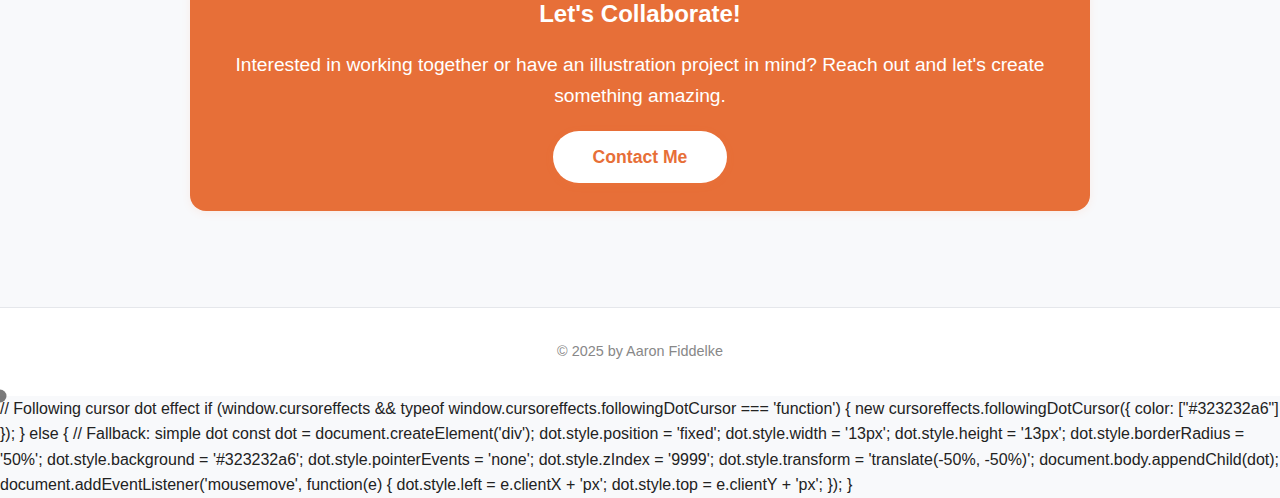
<file: illustration.html>
<!DOCTYPE html>
<html lang="en">
<head>
    <meta charset="UTF-8">
    <meta name="viewport" content="width=device-width, initial-scale=1.0">
    <title>Illustration Projects - Aaron Fiddelke</title>
    <style>
        /* ...existing code from uiux.html styles... */
        * {
            margin: 0;
            padding: 0;
            box-sizing: border-box;
        }
        body {
            font-family: 'SF Pro Display', -apple-system, BlinkMacSystemFont, 'Segoe UI', Roboto, Oxygen, Ubuntu, Cantarell, sans-serif;
            background: #f8f9fb;
            color: #222;
            line-height: 1.6;
            overflow-x: hidden;
            animation: bgMove 18s ease-in-out infinite alternate;
        }
        @keyframes bgMove {
            0% { background-position: 20% 80%, 80% 20%, 40% 40%; }
            50% { background-position: 30% 70%, 70% 30%, 50% 50%; }
            100% { background-position: 15% 85%, 85% 15%, 35% 45%; }
        }
        .header {
            position: fixed;
            top: 0;
            width: 100%;
            background: #fff;
            border-bottom: 1px solid #e5e7eb;
            color: #222;
            padding: 1.5rem 3rem;
            display: flex;
            align-items: center;
            z-index: 1000;
            transition: all 0.3s cubic-bezier(0.4, 0, 0.2, 1);
            justify-content: space-between;
        }
        .hover-underline {
            font-size: 1.3rem;
            color: #e76f38;
            position: relative;
            display: inline-block;
            font-weight: 700;
        
        }
        .hover-underline::after,
        .hover-underline::before {
            content: '';
            position: absolute;
            width: 100%;
            height: 2px;
            background: linear-gradient(to right, #e76f38, #e76f38);
            left: 0;
            transform: scaleX(0);
            transition: transform 0.4s cubic-bezier(.4,0,.2,1);
        }
        .hover-underline::after {
            bottom: -6px;
            transform-origin: right;
        }
        .hover-underline::before {
            top: -6px;
            transform-origin: left;
        }
        .hover-underline:hover::after,
        .hover-underline:hover::before {
            transform: scaleX(1);
        }
        .nav-menu {
            display: flex;
            gap: 2rem;
            list-style: none;
        }
        .hamburger {
            display: none;
            flex-direction: column;
            justify-content: center;
            align-items: center;
            width: 40px;
            height: 40px;
            cursor: pointer;
            background: none;
            border: none;
            z-index: 1100;
        }
        .hamburger span {
            display: block;
            width: 28px;
            height: 4px;
            margin: 4px 0;
            background: #e76f38;
            border-radius: 2px;
            transition: 0.3s;
        }
        @media (max-width: 850px) {
            .header {
                padding: 1rem 1.5rem;
                flex-direction: row;
                align-items: center;
                justify-content: flex-start;
                position: relative;
            }
            .hamburger {
                display: flex;
                margin-left: auto;
            }
            .nav-menu {
                position: absolute;
                top: 70px;
                right: 1.5rem;
                background: #fff;
                flex-direction: column;
                gap: 0.5rem;
                width: 220px;
                box-shadow: 0 4px 24px rgba(0,0,0,0.08);
                border-radius: 12px;
                padding: 1rem 0.5rem;
                display: none;
                z-index: 1099;
            }
            .nav-menu.open {
                display: flex !important;
            }
            .nav-menu li {
                width: 100%;
            }
            .nav-menu a {
                width: 100%;
                display: block;
                padding: 0.75rem 1rem;
                text-align: left;
            }
        }
        .nav-menu a { color: #222; text-decoration: none; font-size: 0.9rem; font-weight: 500; transition: all 0.3s cubic-bezier(0.4, 0, 0.2, 1); position: relative; padding: 0.5rem 1rem; border-radius: 8px; }
        .nav-menu a:hover { color: #e76f38; background: rgba(255, 130, 71, 0.08); }
        .nav-menu a::after { background: linear-gradient(90deg, #e76f38, #e76f38); }
        .container { max-width: 1200px; margin: 0 auto; padding: 4rem 2rem; }
    h1 { text-align: center; color: #e76f38; margin-top: 5rem; margin-bottom: 3rem; }
        .projects-grid { display: grid; grid-template-columns: repeat(auto-fit, minmax(340px, 1fr)); gap: 2.5rem; }
        .project-card { background: #fff; border-radius: 18px; box-shadow: 0 2px 8px rgba(255,130,71,0.08); overflow: hidden; display: flex; flex-direction: column; transition: box-shadow 0.2s; }
        .project-card:hover { box-shadow: 0 4px 16px rgba(255,130,71,0.18); }
        .project-thumb { width: 100%; height: 220px; object-fit: cover; }
        .project-content { padding: 2rem; flex: 1; display: flex; flex-direction: column; }
        .project-title { font-size: 1.5rem; font-weight: 700; color: #e76f38; margin-bottom: 1rem; }
        .project-desc { font-size: 1rem; color: #444; margin-bottom: 2rem; }
        .project-cta {
            align-self: flex-start;
            background: linear-gradient(135deg, #e76f38, #e76f38);
            color: #fff;
            padding: 0.8rem 2rem;
            border: none;
            border-radius: 50px;
            font-weight: 700;
            font-size: 1rem;
            cursor: pointer;
            transition: background 0.2s, box-shadow 0.2s, transform 0.18s cubic-bezier(.4,0,.2,1);
            text-decoration: none;
        }
        .project-cta:hover {
            background: linear-gradient(135deg, #e76f38, #e76f38);
            color: #fff;
            box-shadow: 0 0 16px 2px rgba(255,130,71,0.18), 0 2px 16px rgba(255,130,71,0.10);
            transform: scale(1.1);
        }
        .nav-menu a.nav-current {
            font-weight: 700;
            color: #e76f38;
        }
        .footer {
            padding: 2rem 3rem;
            text-align: center;
            color: #888;
            border-top: 1px solid #e5e7eb;
            background: #fff;
            font-size: 0.9rem;
        }
    </style>
</head>
<body>
    <!-- Header -->
    <header class="header">
        <a href="/" style="text-decoration:none;">
            <div class="hover-underline">Aaron Fiddelke</div>
        </a>
        <button class="hamburger" aria-label="Open navigation" aria-expanded="false">
            <span></span>
            <span></span>
            <span></span>
        </button>
        <nav>
            <ul class="nav-menu">
                <li><a href="uiux.html">UI/UX</a></li>
                <li><a href="graphic-design.html">Graphic Design</a></li>
                <li><a href="illustration.html" class="nav-current">Illustrations</a></li>
                <li><a href="https://dribbble.com/aaronfidd" target="_blank" rel="noopener">Dribbble</a></li>
                <li><a href="https://artishardstudio.com" target="_blank" rel="noopener">Store</a></li>
            </ul>
        </nav>
    </header>
    <div class="container">
        <h1>Illustration Projects</h1>
        <div class="projects-grid">
            <div class="project-card">
                <img src="images/Space-Fishingv3.jpg" alt="Space Fishing" class="project-thumb">
                <div class="project-content">
                    <div class="project-title">Lost Sol</div>
                    <div class="project-desc">A whimsical illustration blending science fiction and nature, exploring imagination and color.</div>
                    <a href="lost-sol.html" class="project-cta">View Project</a>
                </div>
            </div>
            <div class="project-card">
                <img src="images/helenamotors.jpg" alt="Helena Motors" class="project-thumb">
                <div class="project-content">
                    <div class="project-title">Helena Motors</div>
                    <div class="project-desc">Developing an unique poster and logo for a fictional local event. Exploration of textures and colors.</div>
                    <a href="helena-motors.html" class="project-cta">View Project</a>
                </div>
            </div>
            <div class="project-card">
                <img src="images/powerblock.jpg" alt="Small Town" class="project-thumb">
                <div class="project-content">
                    <div class="project-title">Small Town</div>
                    <div class="project-desc">Artworks created for storytelling. Blending line art and halftones for small town locations.</div>
                    <a href="small_town_prints.html" class="project-cta">View Project</a>
                </div>
            </div>
        </div>
        <!-- Intro Section -->
        <div style="max-width:700px;padding:5rem 0rem; margin:0 auto 0rem auto;text-align:center;font-size:1.2rem;color:#444;">
            <p>Discover my illustration portfolio, where creativity, color, and line work bring stories and ideas to life across personal and client projects.</p>
        </div>
        <!-- Skills/Tools Section -->
        <section style="background:#fff7f2;padding:2rem 6rem; margin:0 auto 0rem auto;border-radius:16px;max-width:900px;margin:0 auto 2.5rem auto;box-shadow:0 2px 8px rgba(255,130,71,0.06);">
            <h2 style="color:#e76f38;text-align:center;margin-bottom:1rem;">Skills & Tools</h2>
            <div style="display:flex;flex-wrap:wrap;justify-content:center;gap:2rem;font-size:1.1rem;color:#222;">
                <div>Procreate</div>
                <div>Photoshop</div>
                <div>Illustrator</div>
                <div>Character Design</div>
                <div>Editorial</div>
                <div>Storytelling</div>
                <div>Color Theory</div>
                <div>Line Art</div>
                <div>Digital Painting</div>
                <div>Concept Art</div>
            </div>
        </section>
        <!-- Process Overview Section -->
        <section style="background:#fff;padding:2rem 1.5rem;border-radius:16px;max-width:900px;margin:0 auto 2.5rem auto;box-shadow:0 2px 8px rgba(255,130,71,0.06);">
            <h2 style="color:#e76f38;text-align:center;margin-bottom:1rem;">My Illustration Process</h2>
            <ol style="max-width:700px;margin:0 auto;font-size:1.1rem;color:#444;line-height:1.7;">
                <li><strong>Inspiration:</strong> Gather ideas, references, and themes.</li>
                <li><strong>Sketching:</strong> Develop rough concepts and compositions.</li>
                <li><strong>Line Art:</strong> Refine shapes, details, and outlines.</li>
                <li><strong>Coloring:</strong> Add color, shading, and texture.</li>
                <li><strong>Finalization:</strong> Polish artwork and prepare for print or digital use.</li>
                <li><strong>Delivery:</strong> Share with clients or publish in portfolios and media.</li>
            </ol>
        </section>
        <!-- Contact/Collaboration CTA -->
        <section style="background:#e76f38;color:#fff;padding:2.5rem 1.5rem;text-align:center;border-radius:16px;max-width:900px;margin:3rem auto 2rem auto;box-shadow:0 2px 8px rgba(255,130,71,0.10);">
            <h2 style="margin-bottom:1rem;">Let's Collaborate!</h2>
            <p style="font-size:1.2rem;margin-bottom:2rem;">Interested in working together or have an illustration project in mind? Reach out and let's create something amazing.</p>
            <a href="mailto:aaronfidd@gmail.com" style="background:#fff;color:#e76f38;padding:1rem 2.5rem;border-radius:50px;font-weight:700;font-size:1.1rem;text-decoration:none;box-shadow:0 2px 8px rgba(255,130,71,0.10);transition:background 0.2s;">Contact Me</a>
        </section>
    </div>
        <!-- Footer -->
    <footer class="footer">
        <p>&copy; 2025 by Aaron Fiddelke</p>
    </footer>
    <script>
        // Hamburger menu toggle
                document.addEventListener('DOMContentLoaded', function() {
            const hamburger = document.querySelector('.hamburger');
            const navMenu = document.querySelector('.nav-menu');
            hamburger.addEventListener('click', function() {
                const expanded = hamburger.getAttribute('aria-expanded') === 'true';
                hamburger.setAttribute('aria-expanded', !expanded);
                navMenu.classList.toggle('open');
            });
            document.addEventListener('click', function(e) {
                if (window.innerWidth <= 768) {
                    if (!navMenu.contains(e.target) && !hamburger.contains(e.target)) {
                        navMenu.classList.remove('open');
                        hamburger.setAttribute('aria-expanded', false);
                    }
                }
            });
        });
        // Following cursor dot effect
        if (window.cursoreffects && typeof window.cursoreffects.followingDotCursor === 'function') {
            new cursoreffects.followingDotCursor({ color: ["#323232a6"] });
        } else {
            // Fallback: simple dot
            const dot = document.createElement('div');
            dot.style.position = 'fixed';
            dot.style.width = '13px';
            dot.style.height = '13px';
            dot.style.borderRadius = '50%';
            dot.style.background = '#323232a6';
            dot.style.pointerEvents = 'none';
            dot.style.zIndex = '9999';
            dot.style.transform = 'translate(-50%, -50%)';
            document.body.appendChild(dot);
            document.addEventListener('mousemove', function(e) {
                dot.style.left = e.clientX + 'px';
                dot.style.top = e.clientY + 'px';
            });
        }
    </script>
    
        // Following cursor dot effect
        if (window.cursoreffects && typeof window.cursoreffects.followingDotCursor === 'function') {
            new cursoreffects.followingDotCursor({ color: ["#323232a6"] });
        } else {
            // Fallback: simple dot
            const dot = document.createElement('div');
            dot.style.position = 'fixed';
            dot.style.width = '13px';
            dot.style.height = '13px';
            dot.style.borderRadius = '50%';
            dot.style.background = '#323232a6';
            dot.style.pointerEvents = 'none';
            dot.style.zIndex = '9999';
            dot.style.transform = 'translate(-50%, -50%)';
            document.body.appendChild(dot);
            document.addEventListener('mousemove', function(e) {
                dot.style.left = e.clientX + 'px';
                dot.style.top = e.clientY + 'px';
            });
        }
    </script>
</body>
</html>
</file>
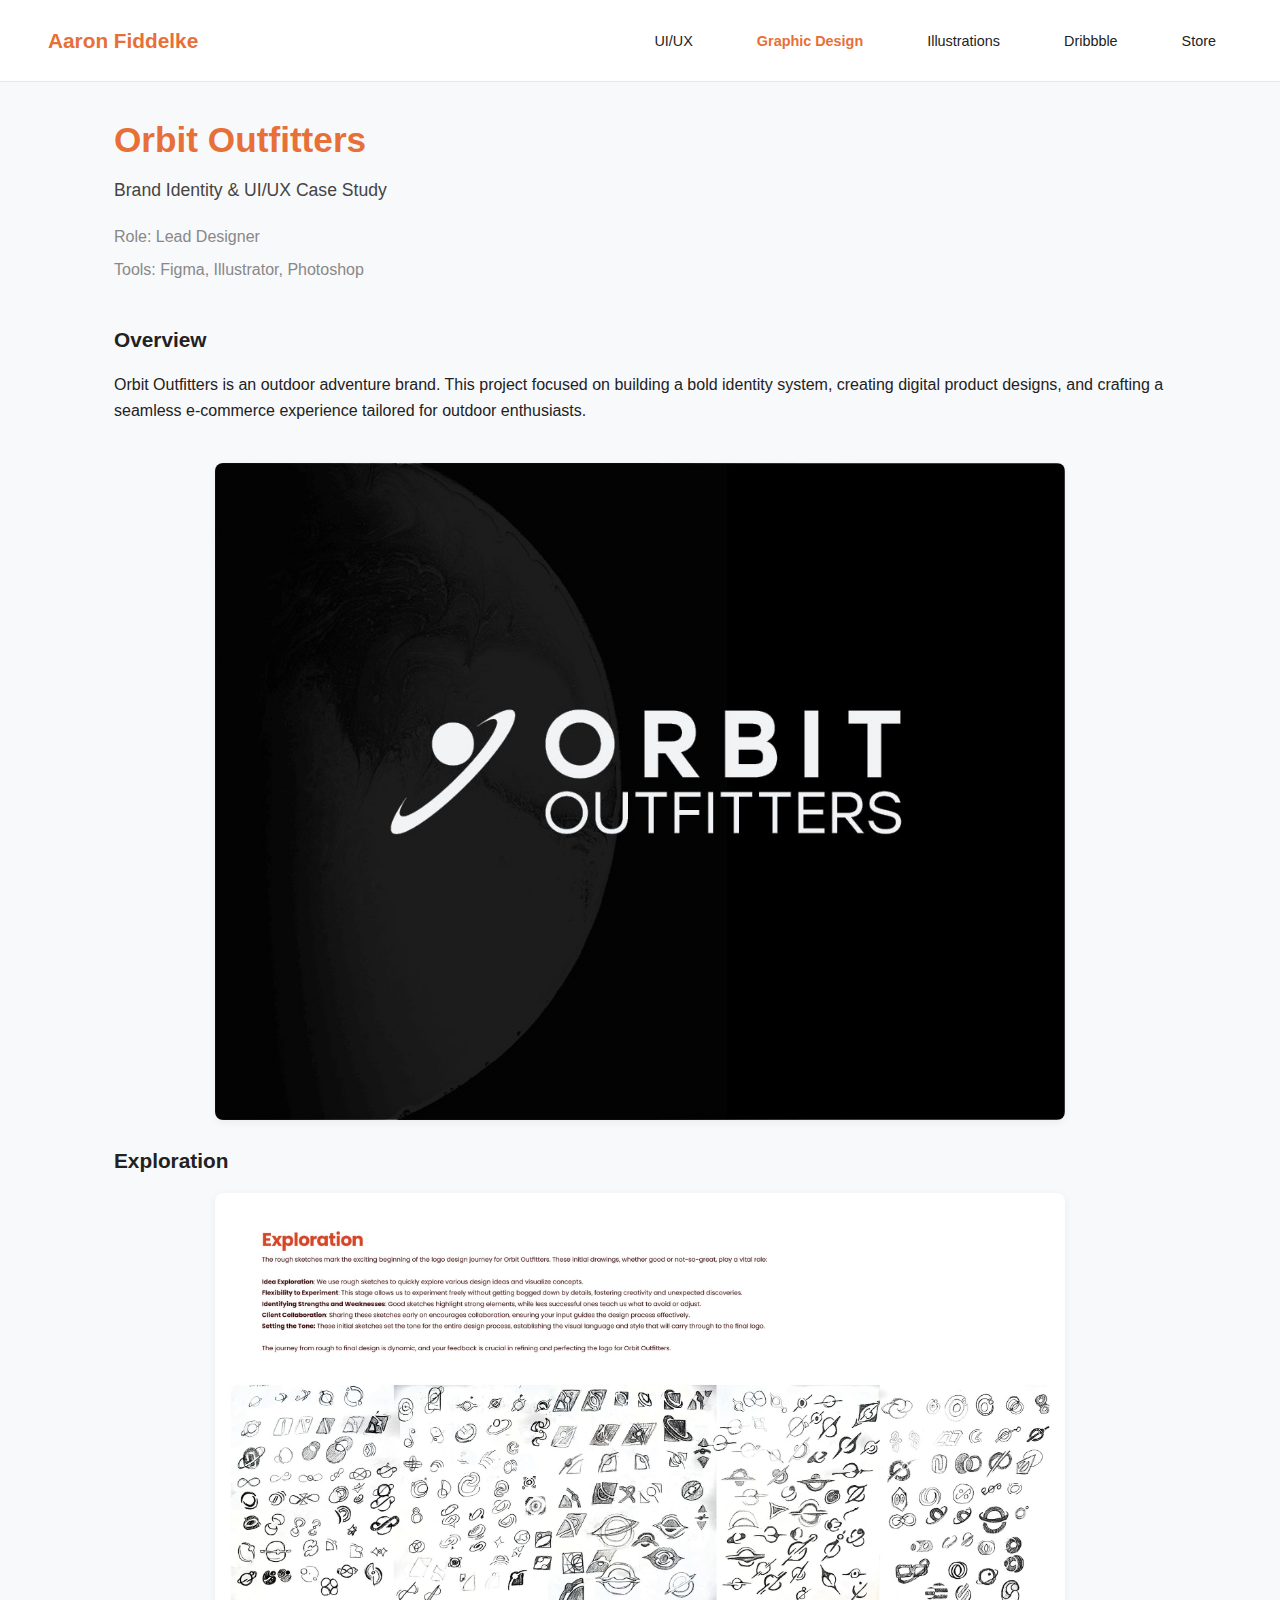
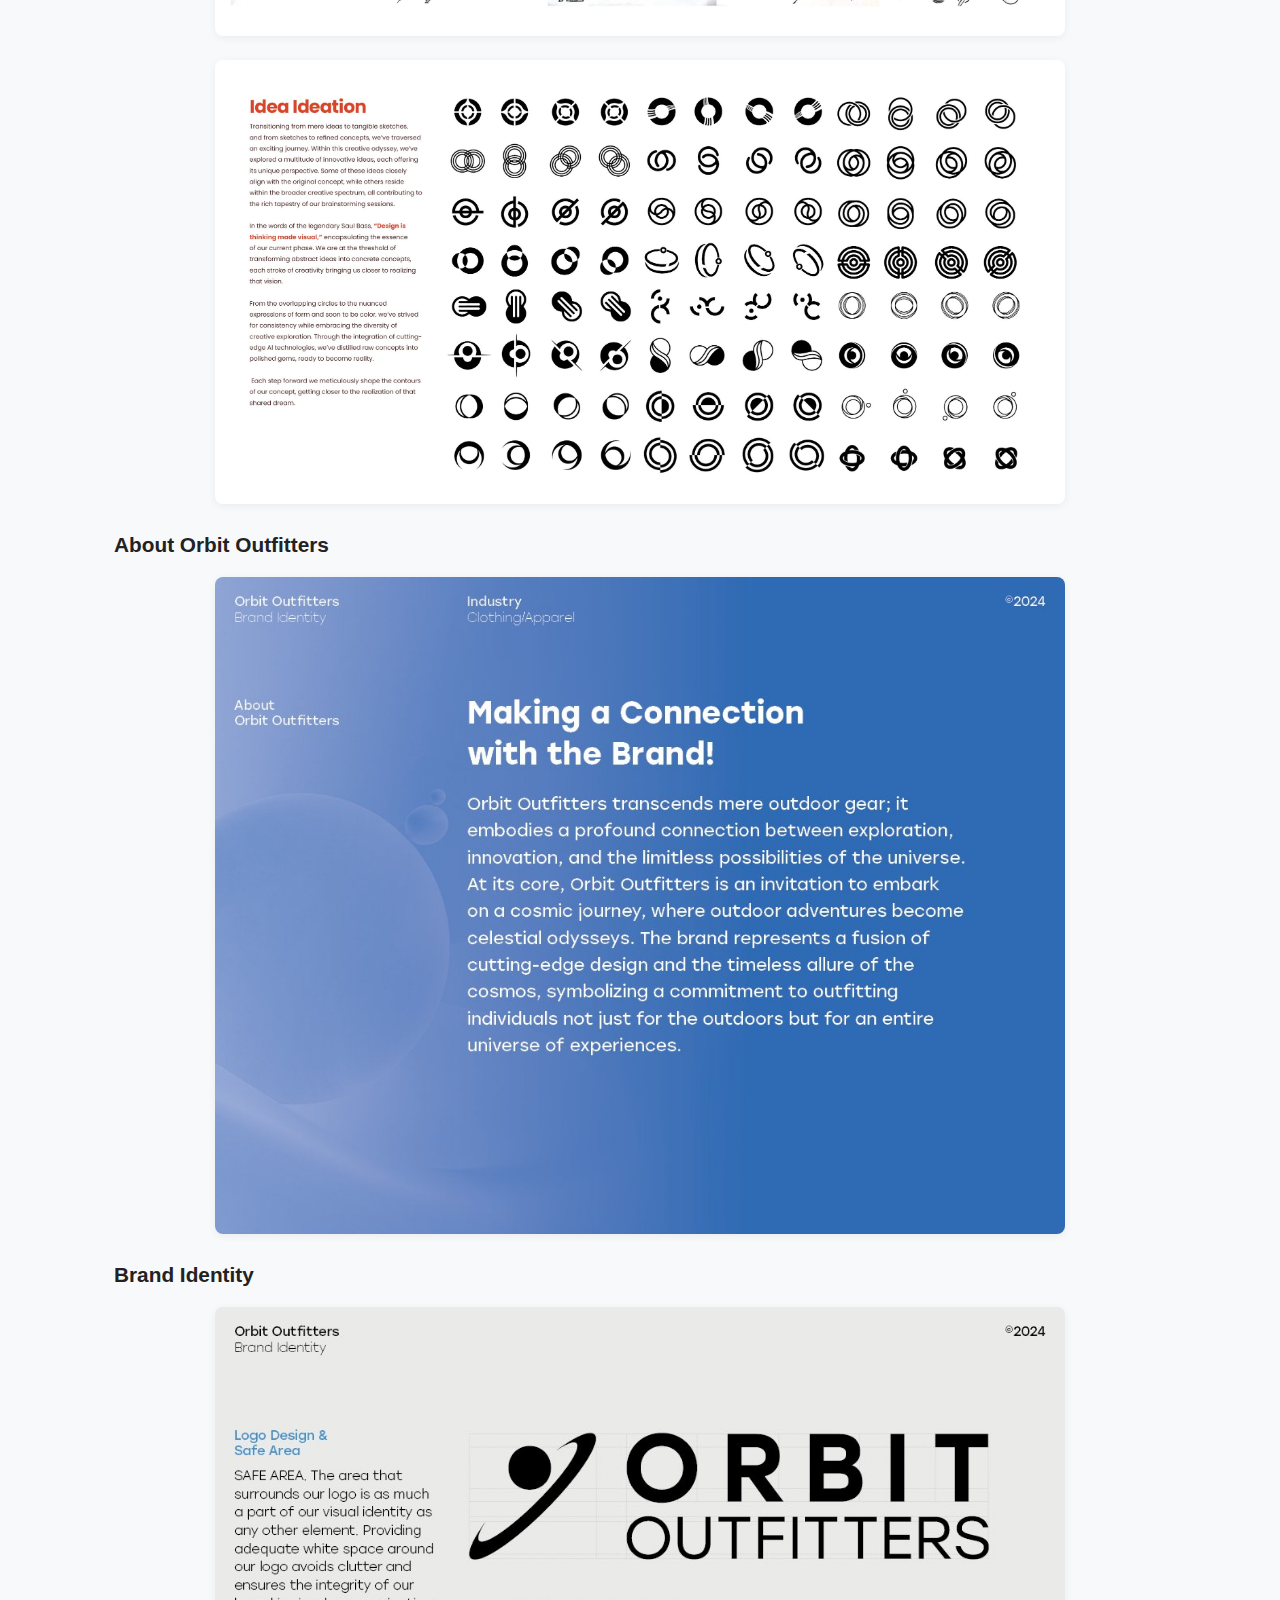
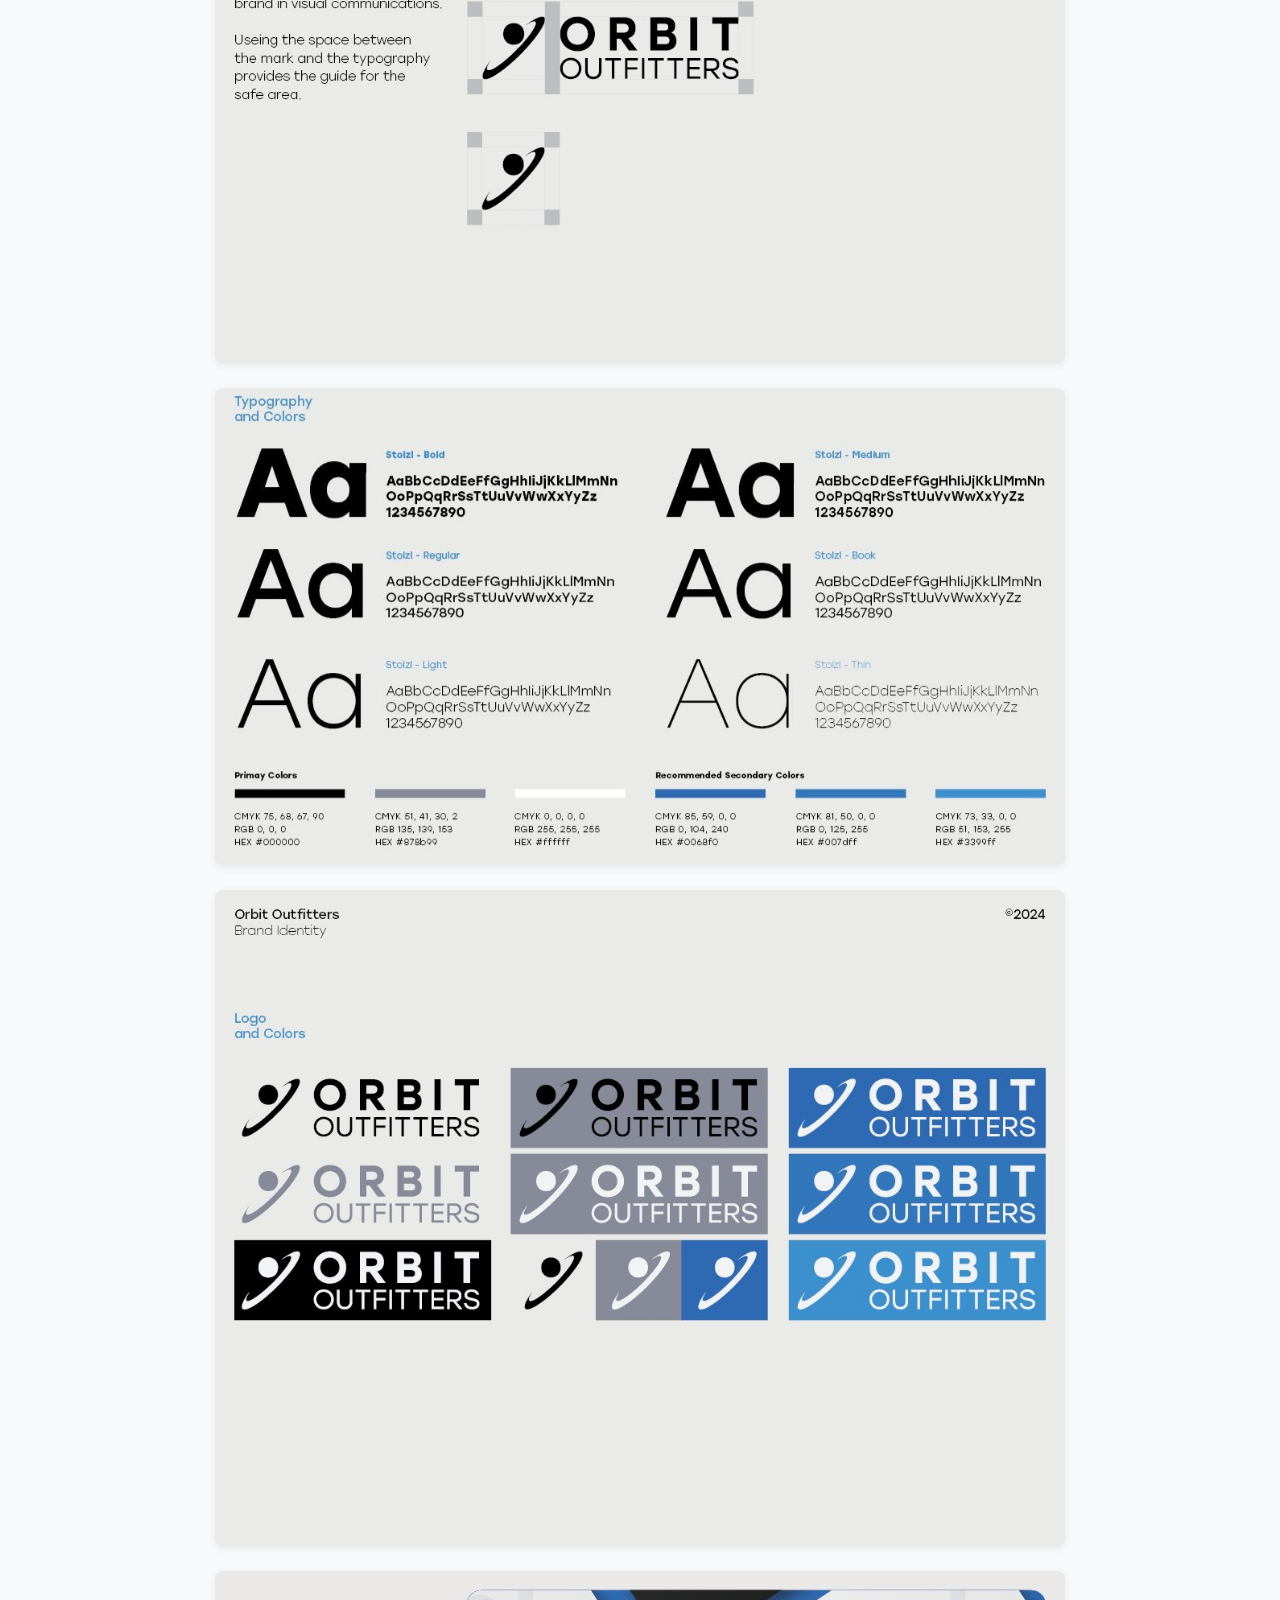
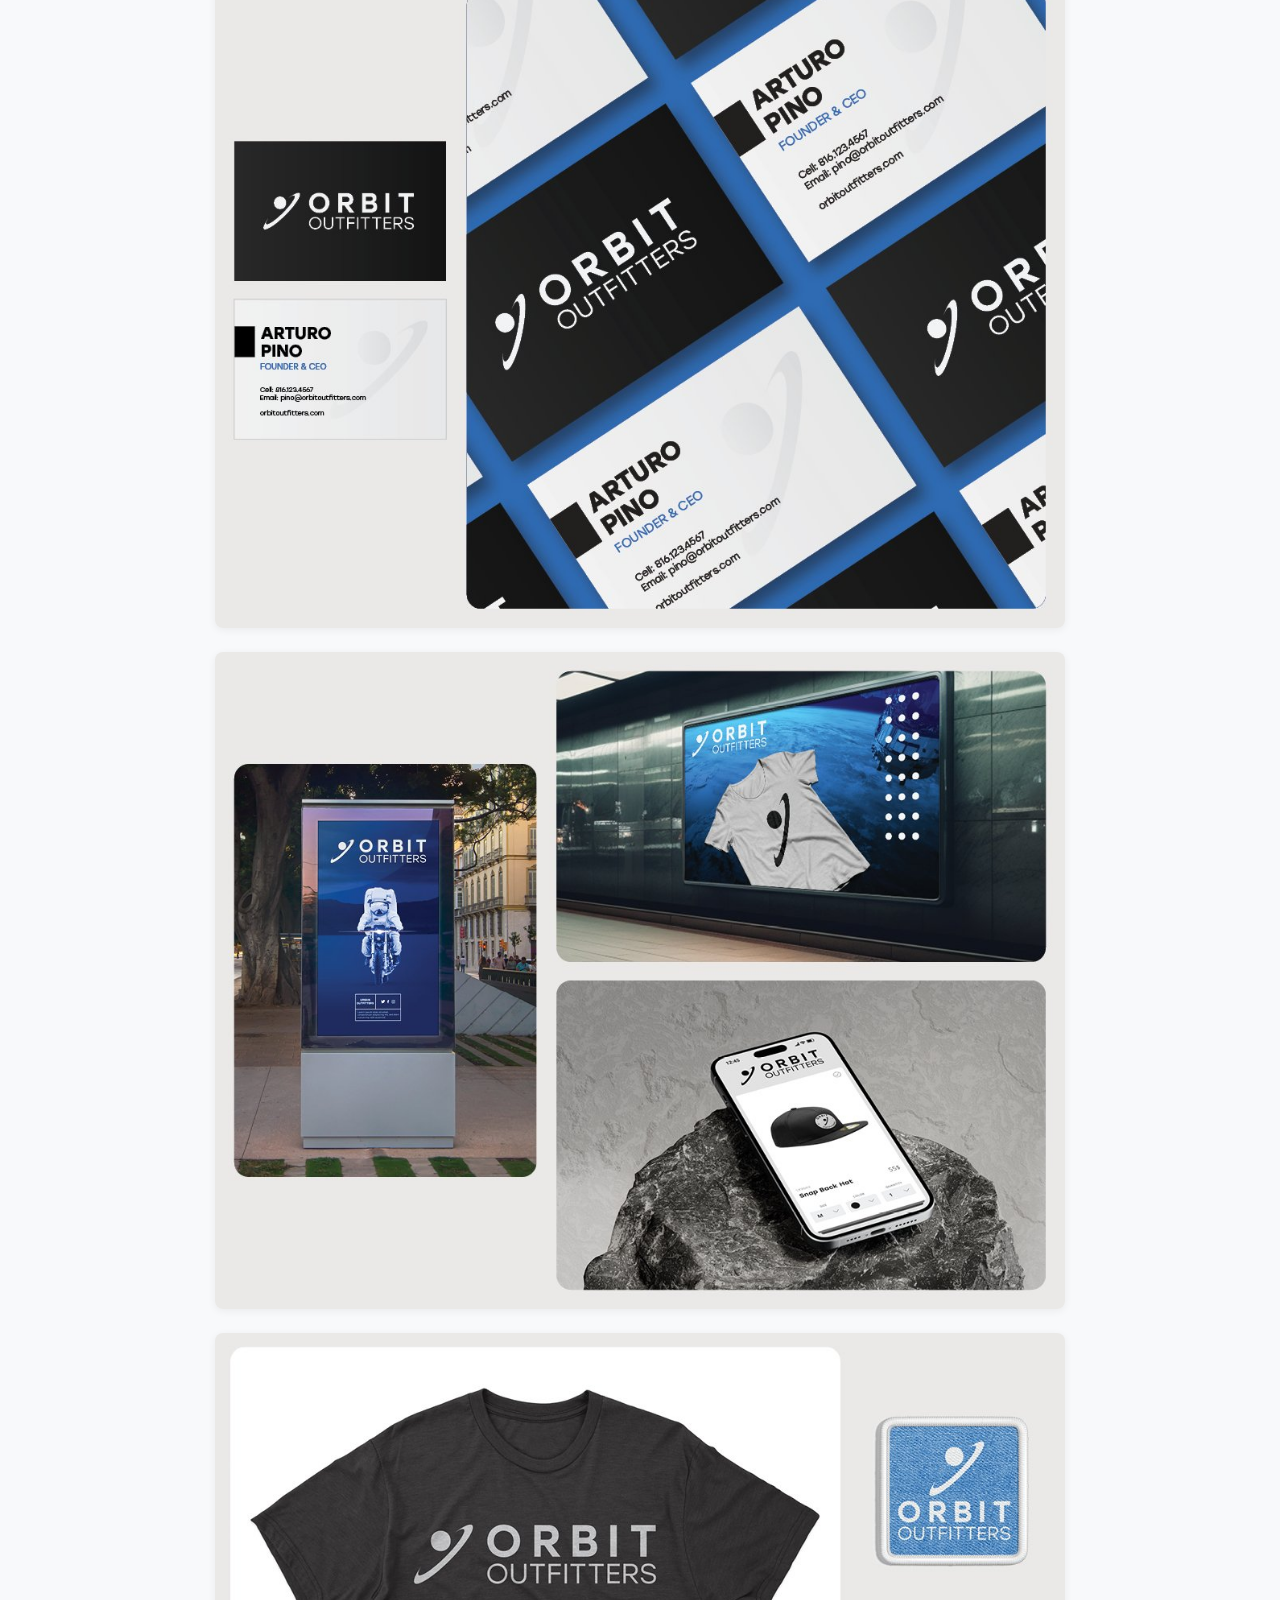
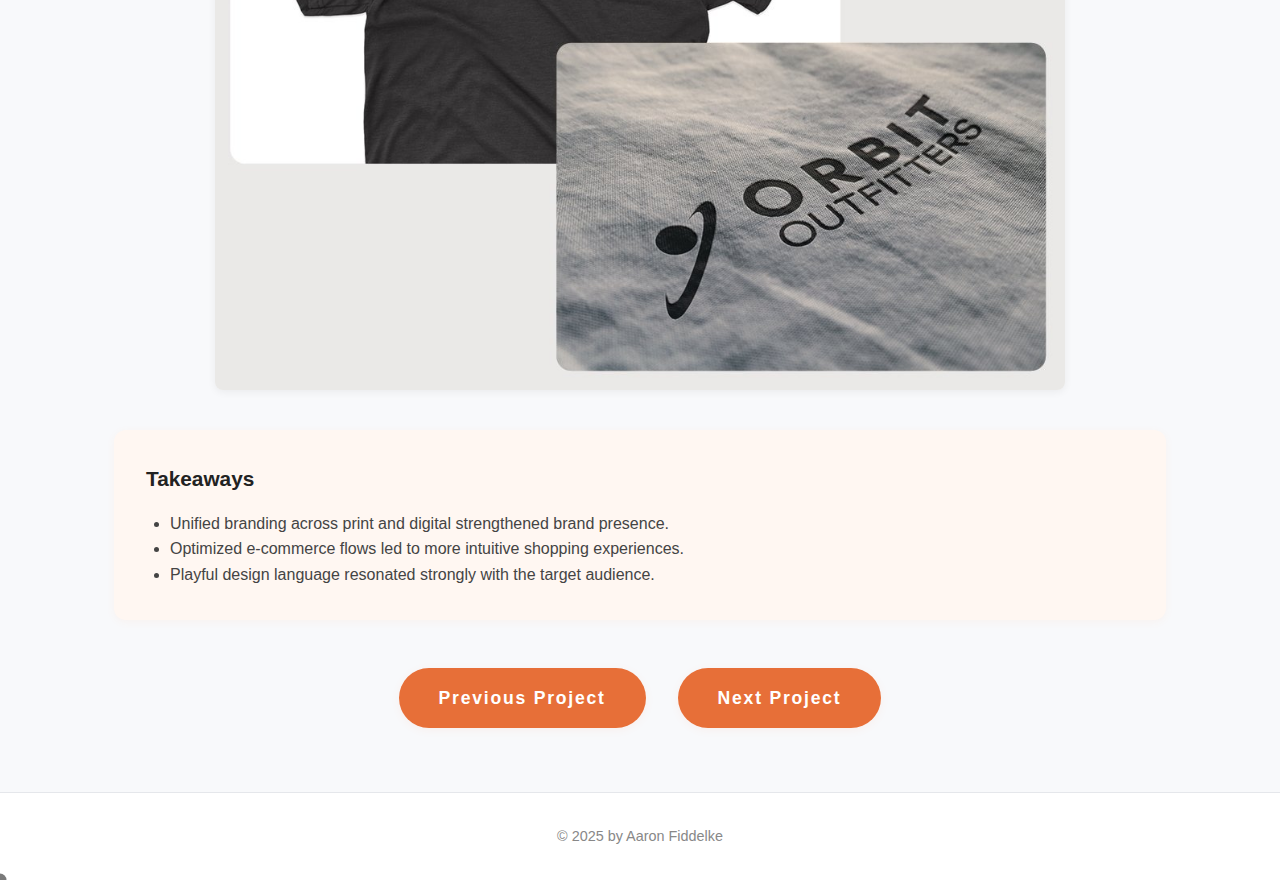
<file: orbit-outfitters.html>
<!DOCTYPE html>
<html lang="en">
<head>
    <meta charset="UTF-8">
    <meta name="viewport" content="width=device-width, initial-scale=1.0">
    <title>Orbit Outfitters - Aaron Fiddelke</title>
    <style>
        * { margin: 0; padding: 0; box-sizing: border-box; }
        body { font-family: 'SF Pro Display', -apple-system, BlinkMacSystemFont, 'Segoe UI', Roboto, Oxygen, Ubuntu, Cantarell, sans-serif; background: #f8f9fb; color: #222; line-height: 1.6; overflow-x: hidden; }
        .header {
            position: fixed;
            top: 0;
            width: 100%;
            background: #fff;
            border-bottom: 1px solid #e5e7eb;
            color: #222;
            padding: 1.5rem 3rem;
            display: flex;
            align-items: center;
            z-index: 1000;
            transition: all 0.3s cubic-bezier(0.4, 0, 0.2, 1);
            justify-content: space-between;
        }
        .hover-underline {
            font-size: 1.3rem;
            color: #e76f38;
            position: relative;
            display: inline-block;
            font-weight: 700;
        
        }
        .hover-underline::after,
        .hover-underline::before {
            content: '';
            position: absolute;
            width: 100%;
            height: 2px;
            background: linear-gradient(to right, #e76f38, #e76f38);
            left: 0;
            transform: scaleX(0);
            transition: transform 0.4s cubic-bezier(.4,0,.2,1);
        }
        .hover-underline::after {
            bottom: -6px;
            transform-origin: right;
        }
        .hover-underline::before {
            top: -6px;
            transform-origin: left;
        }
        .hover-underline:hover::after,
        .hover-underline:hover::before {
            transform: scaleX(1);
        }
        .nav-menu {
            display: flex;
            gap: 2rem;
            list-style: none;
        }
        .hamburger {
            display: none;
            flex-direction: column;
            justify-content: center;
            align-items: center;
            width: 40px;
            height: 40px;
            cursor: pointer;
            background: none;
            border: none;
            z-index: 1100;
        }
        .hamburger span {
            display: block;
            width: 28px;
            height: 4px;
            margin: 4px 0;
            background: #e76f38;
            border-radius: 2px;
            transition: 0.3s;
        }
        @media (max-width: 850px) {
            .header {
                padding: 1rem 1.5rem;
                flex-direction: row;
                align-items: center;
                justify-content: flex-start;
                position: relative;
            }
            .hamburger {
                display: flex;
                margin-left: auto;
            }
            .nav-menu {
                position: absolute;
                top: 70px;
                right: 1.5rem;
                background: #fff;
                flex-direction: column;
                gap: 0.5rem;
                width: 220px;
                box-shadow: 0 4px 24px rgba(0,0,0,0.08);
                border-radius: 12px;
                padding: 1rem 0.5rem;
                display: none;
                z-index: 1099;
            }
            .nav-menu.open {
                display: flex;
            }
            .nav-menu li {
                width: 100%;
            }
            .nav-menu a {
                width: 100%;
                display: block;
                padding: 0.75rem 1rem;
                text-align: left;
            }
        }
        .nav-menu a { color: #222; text-decoration: none; font-size: 0.9rem; font-weight: 500; transition: all 0.3s cubic-bezier(0.4, 0, 0.2, 1); position: relative; padding: 0.5rem 1rem; border-radius: 8px; }
        .nav-menu a:hover { color: #e76f38; background: rgba(255, 130, 71, 0.08); }
        .main-content { max-width: 1100px; margin: 0 auto; padding: 7rem 1.5rem 2rem 1.5rem; }
        h1 { font-size: 2.2rem; font-weight: 700; margin-bottom: 0.5rem; color: #e76f38; }
        h2 { font-size: 1.3rem; font-weight: 600; margin-top: 0rem; margin-bottom: 1rem; color: #222; }
        h3 { font-size: 1.1rem; font-weight: 500; margin-top: 2rem; margin-bottom: 0.5rem; color: #222; }
        .section { margin-bottom: 2.5rem; }
        .hero-imgs { display: flex; flex-wrap: wrap; gap: 1.5rem; margin: 2rem 0 2.5rem 0; }
        .hero-imgs img { width: 320px; max-width: 100%; border-radius: 12px; box-shadow: 0 2px 8px rgba(0,0,0,0.08); }
        .projects img {
            width: 100%;
            max-width: 850px;
            height: auto;
            display: block;
            margin: 0 auto 1.5rem auto;
            border-radius: 8px;
            box-shadow: 0 2px 8px rgba(0,0,0,0.06);
            cursor: pointer;
            transition: box-shadow 0.2s;
        }
        @media (max-width: 900px) {
            .projects img {
                max-width: 100%;
            }
        }
        .projects img:hover { box-shadow: 0 4px 24px rgba(255,130,71,0.18), 0 2px 16px rgba(255,130,71,0.10); }
        .shadowbox-overlay {
            position: fixed;
            top: 0;
            left: 0;
            width: 100vw;
            height: 100vh;
            background: rgba(0,0,0,0.85);
            display: flex;
            align-items: center;
            justify-content: center;
            z-index: 99999;
            transition: opacity 0.2s;
        }
        .shadowbox-img {
            max-width: 90vw;
            max-height: 90vh;
            border-radius: 16px;
            box-shadow: 0 8px 32px rgba(0,0,0,0.18);
            background: #fff;
            display: block;
        }
        .shadowbox-close {
            position: absolute;
            top: 2.5vw;
            right: 2.5vw;
            background: #fff;
            color: #e76f38;
            border: none;
            border-radius: 50%;
            width: 44px;
            height: 44px;
            font-size: 2rem;
            font-weight: bold;
            cursor: pointer;
            box-shadow: 0 2px 8px rgba(0,0,0,0.12);
            z-index: 100000;
            display: flex;
            align-items: center;
            justify-content: center;
            transition: background 0.2s, color 0.2s;
        }
        .shadowbox-close:hover {
            background: #e76f38;
            color: #fff;
        }
        .takeaways { background: #fff7f2; border-radius: 12px; padding: 2rem; margin-top: 2rem; box-shadow: 0 2px 8px rgba(255,130,71,0.06); }
        .takeaways ul { margin: 1rem 0 0 1.5rem; color: #444; }
        @media (max-width: 700px) { .main-content { padding: 1.5rem 0.5rem; } .hero-imgs { flex-direction: column; gap: 1rem; } }
                .nav-menu a.nav-current {
            font-weight: 700;
            color: #e76f38;
        }
        .cta-nav-btn {
            background: linear-gradient(135deg, #e76f38, #e76f38);
            color: white;
            padding: 1rem 2.5rem;
            border: none;
            border-radius: 60px;
            font-size: 1.1rem;
            cursor: pointer;
            font-weight: 700;
            text-decoration: none;
            box-shadow: 0 2px 8px rgba(255,130,71,0.08);
            letter-spacing: .1em;
            transition: transform 0.18s cubic-bezier(.4,0,.2,1), box-shadow 0.18s;
            display: inline-block;
        }
        .cta-nav-btn:hover {
            background: linear-gradient(135deg, #e76f38, #e76f38);
            color: #fff;
            transform: scale(1.1);
            box-shadow: 0 0 16px 2px rgba(255,130,71,0.18), 0 2px 16px rgba(255,130,71,0.10);
        }
        .footer {
            padding: 2rem 3rem;
            text-align: center;
            color: #888;
            border-top: 1px solid #e5e7eb;
            background: #fff;
            font-size: 0.9rem;
        }
    </style>
</head>
<body>
    <header class="header">
        <a href="/" style="text-decoration:none;">
            <div class="hover-underline">Aaron Fiddelke</div>
        </a>
                <button class="hamburger" aria-label="Open navigation" aria-expanded="false">
            <span></span>
            <span></span>
            <span></span>
        </button>
        <nav>
            <ul class="nav-menu">
                <li><a href="uiux.html">UI/UX</a></li>
                <li><a href="graphic-design.html" class="nav-current">Graphic Design</a></li>
                <li><a href="illustration.html">Illustrations</a></li>
                <li><a href="https://dribbble.com/aaronfidd" target="_blank">Dribbble</a></li>
                <li><a href="https://artishardstudio.com" target="_blank">Store</a></li>
            </ul>
        </nav>
    </header>
    <main class="main-content">
        <h1>Orbit Outfitters</h1>
        <div class="section">
            <div style="font-size:1.1rem;color:#444;margin-bottom:1.2rem;">Brand Identity & UI/UX Case Study</div>
            <div style="font-size:1rem;color:#888;margin-bottom:0.5rem;">Role: Lead Designer</div>
            <div style="font-size:1rem;color:#888;">Tools: Figma, Illustrator, Photoshop</div>
        </div>
        <div class="overview section">
            <h2>Overview</h2>
            <p>Orbit Outfitters is an outdoor adventure brand. This project focused on building a bold identity system, creating digital product designs, and crafting a seamless e-commerce experience tailored for outdoor enthusiasts.</p>
        </div>
        <div class="projects section">
            <img src="images/OO_BrandIdentity.jpg" alt="Orbit Outfitters brand identity">
            <h2>Exploration</h2>
            <img src="images/Logo+Presentation+01.jpg" alt="Orbit Outfitters UI/UX mockups">
            <img src="images/Logo+Presentation+02.jpg" alt="Orbit Outfitters UI/UX mockups">
            <h2>About Orbit Outfitters</h2>
            <img src="images/OO_Brand+Identity2.jpg" alt="Orbit Outfitters UI/UX mockups">
            <h2>Brand Identity</h2>
            <img src="images/OO_Brand+Identity3.jpg" alt="Orbit Outfitters UI/UX mockups">
            <img src="images/OO_Brand+Identity4.jpg" alt="Orbit Outfitters UI/UX mockups">
            <img src="images/OO_Brand+Identity5.jpg" alt="Orbit Outfitters UI/UX mockups">
            <img src="images/OO_Brand+Identity7.jpg" alt="Orbit Outfitters UI/UX mockups">
            <img src="images/OO_Brand+Identity8.jpg" alt="Orbit Outfitters UI/UX mockups">
            <img src="images/OO_Brand+Identity10.jpg" alt="Orbit Outfitters UI/UX mockups">
        </div>
        <div class="takeaways">
            <h2>Takeaways</h2>
            <ul>
                <li>Unified branding across print and digital strengthened brand presence.</li>
                <li>Optimized e-commerce flows led to more intuitive shopping experiences.</li>
                <li>Playful design language resonated strongly with the target audience.</li>
            </ul>
        </div>
        <div style="width:100%;display:flex;justify-content:center;gap:2rem;margin:3rem 0 2rem 0;">
            <a href="border-brewing.html" class="cta-nav-btn">Previous Project</a>
            <a href="commerce-bank.html" class="cta-nav-btn">Next Project</a>
        </div>
    </main>
    <footer class="footer" style="text-align:center;">
        <p>&copy; 2025 by Aaron Fiddelke</p>
    </footer>
<script>
        // Hamburger menu toggle and shadowbox for project images
        document.addEventListener('DOMContentLoaded', function() {
            const hamburger = document.querySelector('.hamburger');
            const navMenu = document.querySelector('.nav-menu');
            hamburger.addEventListener('click', function() {
                const expanded = hamburger.getAttribute('aria-expanded') === 'true';
                hamburger.setAttribute('aria-expanded', !expanded);
                navMenu.classList.toggle('open');
            });
            document.addEventListener('click', function(e) {
                if (window.innerWidth <= 768) {
                    if (!navMenu.contains(e.target) && !hamburger.contains(e.target)) {
                        navMenu.classList.remove('open');
                        hamburger.setAttribute('aria-expanded', false);
                    }
                }
            });

            // Shadowbox for project images
            document.querySelectorAll('.projects img').forEach(function(img) {
                img.addEventListener('click', function() {
                    const src = img.getAttribute('src');
                    const alt = img.getAttribute('alt') || '';
                    const overlay = document.createElement('div');
                    overlay.className = 'shadowbox-overlay';
                    overlay.innerHTML =
                        '<button class="shadowbox-close" aria-label="Close">&times;</button>' +
                        '<img class="shadowbox-img" src="' + src + '" alt="' + alt + '" />';
                    overlay.querySelector('.shadowbox-close').addEventListener('click', function() {
                        document.body.removeChild(overlay);
                    });
                    overlay.addEventListener('click', function(e) {
                        if (e.target === overlay) {
                            document.body.removeChild(overlay);
                        }
                    });
                    document.body.appendChild(overlay);
                });
            });
        });
        // Following cursor dot effect
        if (window.cursoreffects && typeof window.cursoreffects.followingDotCursor === 'function') {
            new cursoreffects.followingDotCursor({ color: ["#323232a6"] });
        } else {
            // Fallback: simple dot
            const dot = document.createElement('div');
            dot.style.position = 'fixed';
            dot.style.width = '13px';
            dot.style.height = '13px';
            dot.style.borderRadius = '50%';
            dot.style.background = '#323232a6';
            dot.style.pointerEvents = 'none';
            dot.style.zIndex = '9999';
            dot.style.transform = 'translate(-50%, -50%)';
            document.body.appendChild(dot);
            document.addEventListener('mousemove', function(e) {
                dot.style.left = e.clientX + 'px';
                dot.style.top = e.clientY + 'px';
            });
        }
    </script>
</body>
</html>
</file>
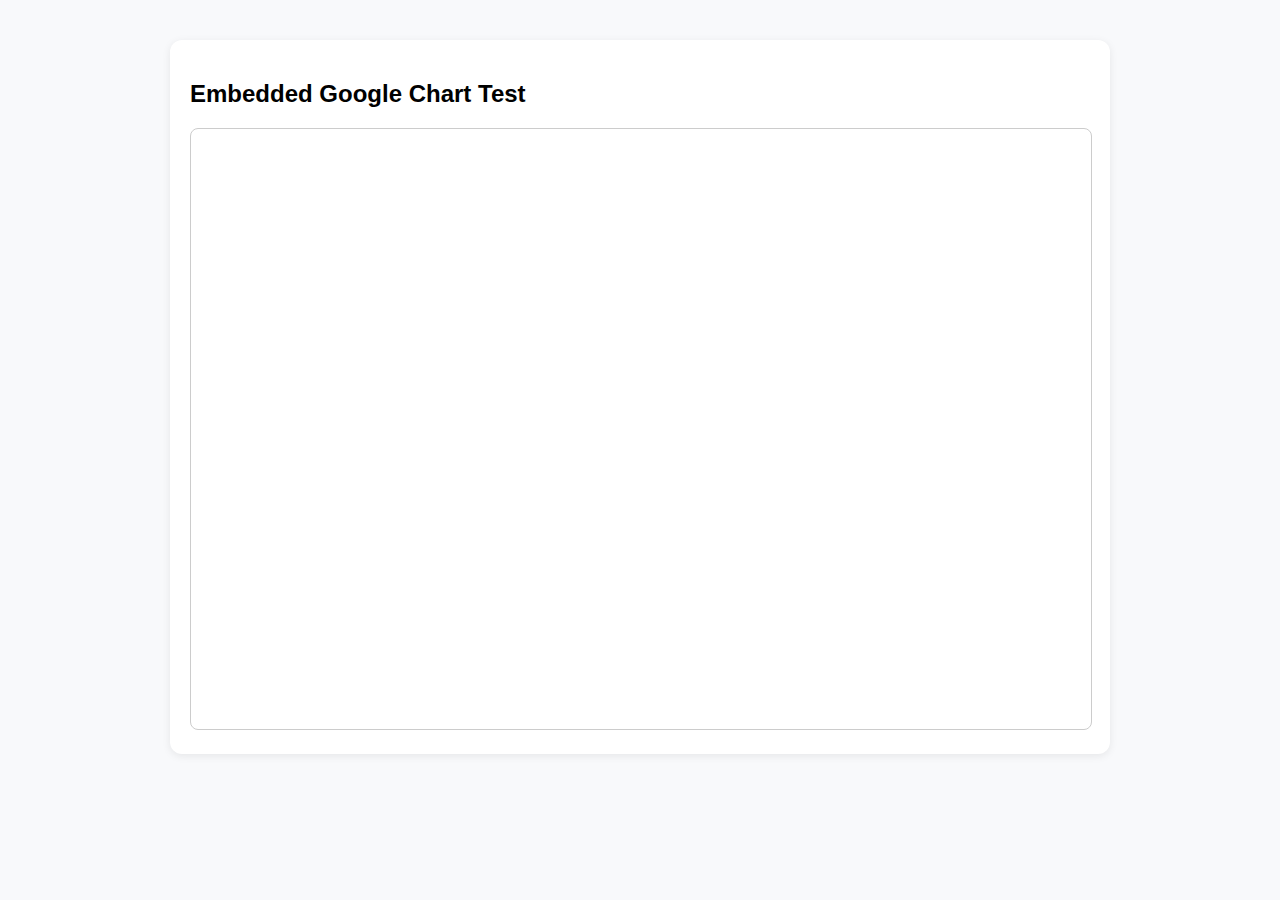
<file: test.html>
<!DOCTYPE html>
<html lang="en">
<head>
    <meta charset="UTF-8">
    <meta name="viewport" content="width=device-width, initial-scale=1.0">
    <title>Google Chart Embed Test</title>
    <style>
        body { font-family: Arial, sans-serif; background: #f8f9fb; margin: 0; padding: 0; }
        .container { max-width: 900px; margin: 40px auto; padding: 20px; background: #fff; border-radius: 12px; box-shadow: 0 2px 8px rgba(0,0,0,0.08); }
        iframe { border: 1px solid #ccc; border-radius: 8px; }
    </style>
</head>
<body>
    <div class="container">
        <h2>Embedded Google Chart Test</h2>
        <iframe src="https://docs.google.com/spreadsheets/d/e/2PACX-1vSc7AUpx2KpKVD51iaNs9n23vrx8GYwJ4R1bKrnnUtF89-Lx2JQEpdf-tV6qoB4ukRSTCF-3nHMqB-T/pubhtml?gid=2069237634&single=true" width="100%" height="600" allowfullscreen></iframe>
    </div>
</body>
</html>
</file>
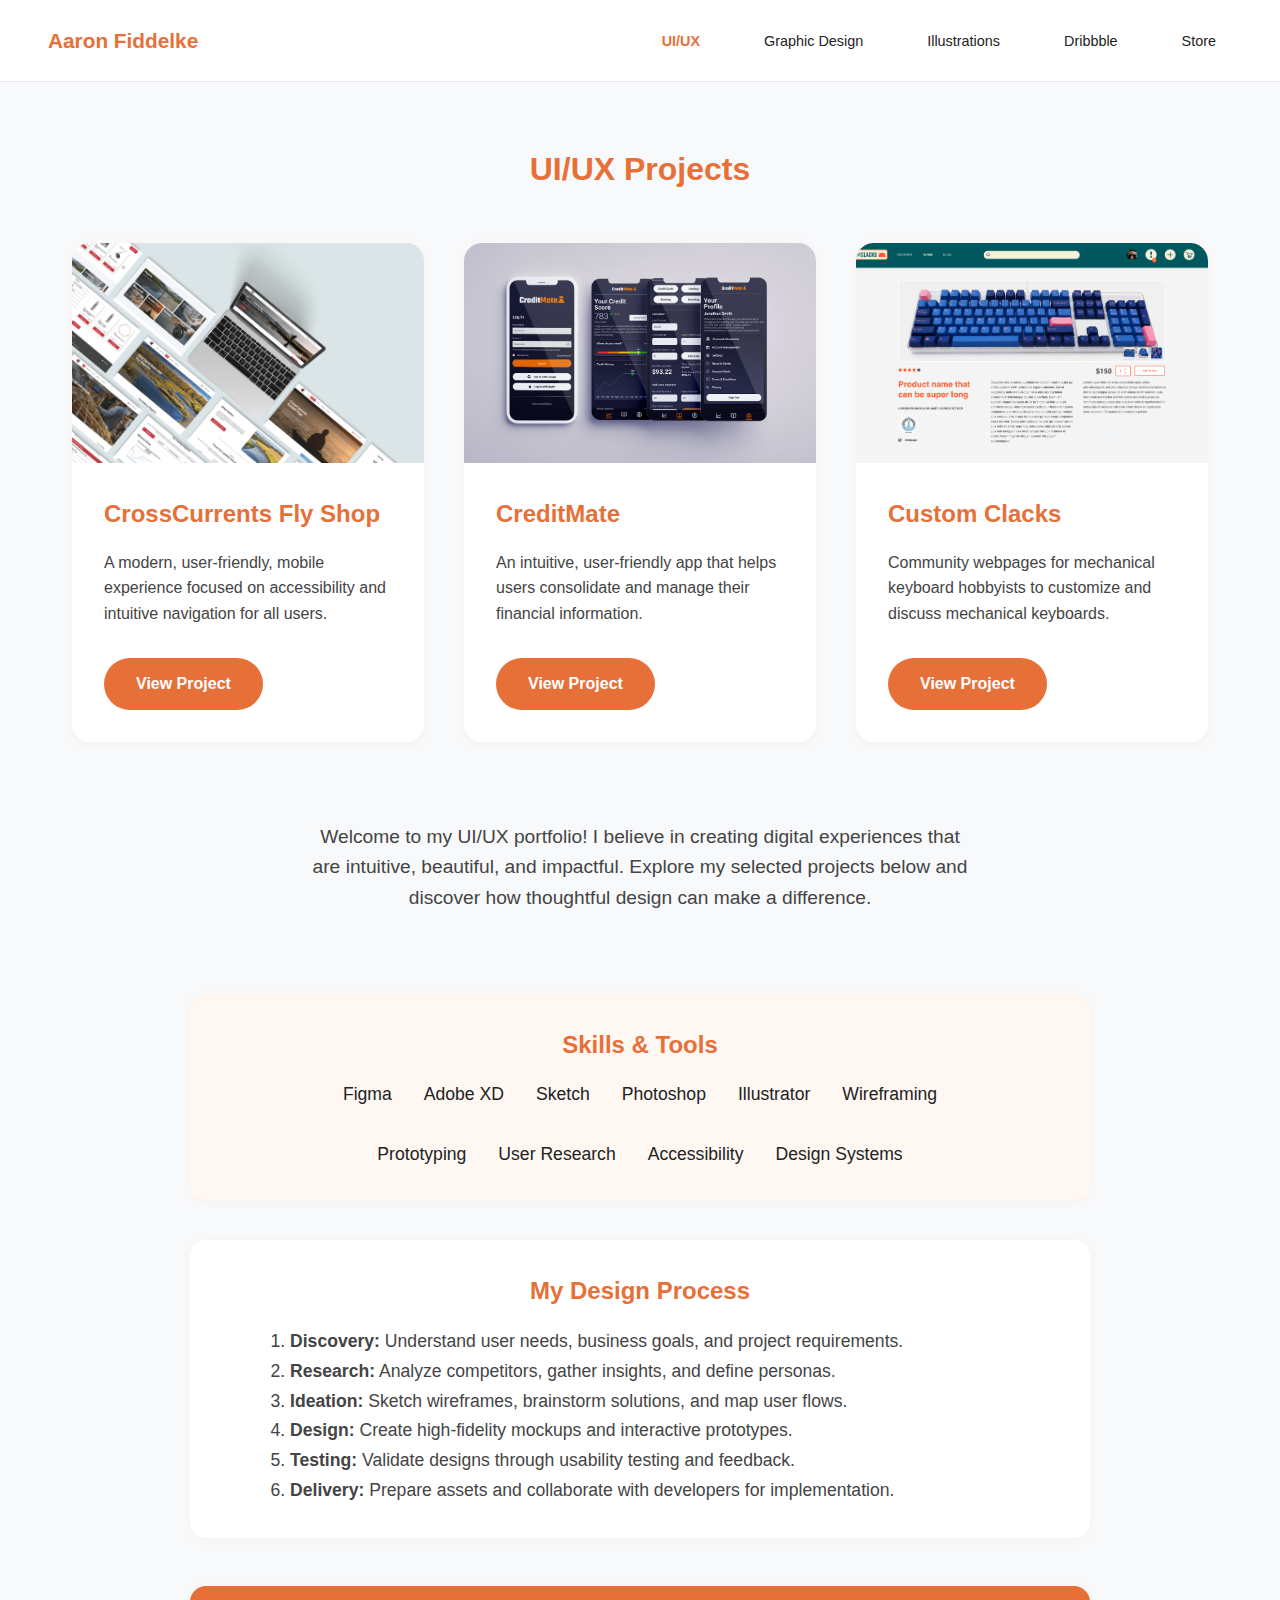
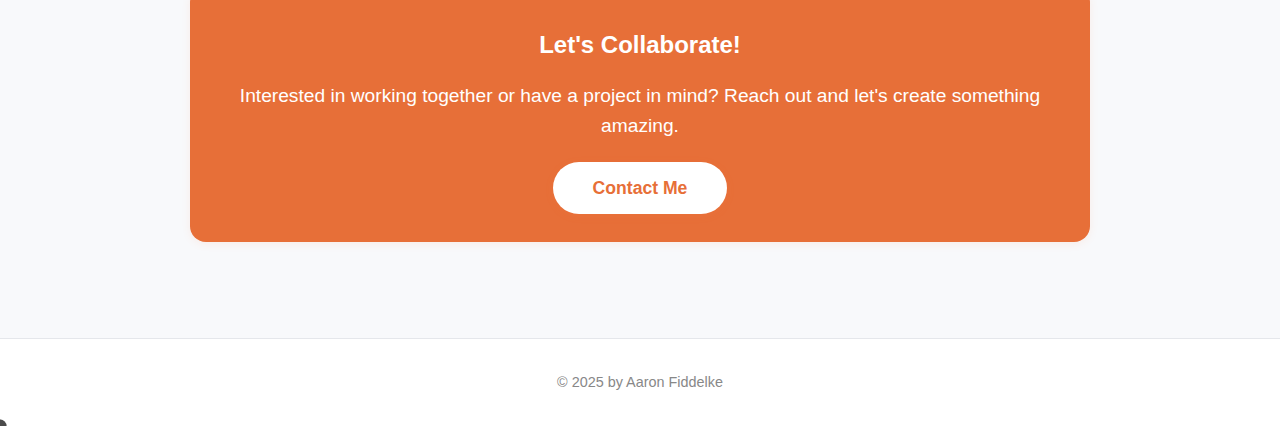
<file: uiux.html>
<!DOCTYPE html>
<html lang="en">
<head>
    <meta charset="UTF-8">
    <meta name="viewport" content="width=device-width, initial-scale=1.0">
    <title>UI/UX Projects - Aaron Fiddelke</title>
    <style>
        * {
            margin: 0;
            padding: 0;
            box-sizing: border-box;
        }
        body {
            font-family: 'SF Pro Display', -apple-system, BlinkMacSystemFont, 'Segoe UI', Roboto, Oxygen, Ubuntu, Cantarell, sans-serif;
            background: #f8f9fb;
            color: #222;
            line-height: 1.6;
            overflow-x: hidden;
            animation: bgMove 18s ease-in-out infinite alternate;
        }
        @keyframes bgMove {
            0% { background-position: 20% 80%, 80% 20%, 40% 40%; }
            50% { background-position: 30% 70%, 70% 30%, 50% 50%; }
            100% { background-position: 15% 85%, 85% 15%, 35% 45%; }
        }
        .header {
            position: fixed;
            top: 0;
            width: 100%;
            background: #fff;
            border-bottom: 1px solid #e5e7eb;
            color: #222;
            padding: 1.5rem 3rem;
            display: flex;
            justify-content: space-between;
            align-items: center;
            z-index: 1000;
            transition: all 0.3s cubic-bezier(0.4, 0, 0.2, 1);
        }
        .hover-underline {
            font-size: 1.3rem;
            color: #e76f38;
            position: relative;
            display: inline-block;
            font-weight: 700;
        }
        .hover-underline::after,
        .hover-underline::before {
            content: '';
            position: absolute;
            width: 100%;
            height: 2px;
            background: linear-gradient(to right, #e76f38, #e76f38);
            left: 0;
            transform: scaleX(0);
            transition: transform 0.4s cubic-bezier(.4,0,.2,1);
        }
        .hover-underline::after {
            bottom: -6px;
            transform-origin: right;
        }
        .hover-underline::before {
            top: -6px;
            transform-origin: left;
        }
        .hover-underline:hover::after,
        .hover-underline:hover::before {
            transform: scaleX(1);
        }
        .nav-menu {
            display: flex;
            gap: 2rem;
            list-style: none;
        }
                .hamburger {
            display: none;
            flex-direction: column;
            justify-content: center;
            align-items: center;
            width: 40px;
            height: 40px;
            cursor: pointer;
            background: none;
            border: none;
            z-index: 1100;
        }
        .hamburger span {
            display: block;
            width: 28px;
            height: 4px;
            margin: 4px 0;
            background: #e76f38;
            border-radius: 2px;
            transition: 0.3s;
        }
        @media (max-width: 850px) {
            .header {
                padding: 1rem 1.5rem;
                flex-direction: row;
                align-items: center;
                justify-content: flex-start;
                position: relative;
            }
            .hamburger {
                display: flex;
                margin-left: auto;
            }
            .nav-menu {
                position: absolute;
                top: 70px;
                right: 1.5rem;
                background: #fff;
                flex-direction: column;
                gap: 0.5rem;
                width: 220px;
                box-shadow: 0 4px 24px rgba(0,0,0,0.08);
                border-radius: 12px;
                padding: 1rem 0.5rem;
                display: none;
                z-index: 1099;
            }
            .nav-menu.open {
                display: flex;
            }
            .nav-menu li {
                width: 100%;
            }
            .nav-menu a {
                width: 100%;
                display: block;
                padding: 0.75rem 1rem;
                text-align: left;
            }
        }
        .nav-menu a {
            color: #222;
            text-decoration: none;
            font-size: 0.9rem;
            font-weight: 500;
            transition: all 0.3s cubic-bezier(0.4, 0, 0.2, 1);
            position: relative;
            padding: 0.5rem 1rem;
            border-radius: 8px;
        }
        .nav-menu a:hover {
            color: #e76f38;
            background: rgba(255, 130, 71, 0.08);
        }
        .nav-menu a::after {
            background: linear-gradient(90deg, #e76f38, #e76f38);
        }
        .container {
            max-width: 1200px;
            margin: 0 auto;
            padding: 4rem 2rem;
        }
        h1 {
            text-align: center;
            color: #e76f38;
            margin-top: 5rem;
            margin-bottom: 3rem;
        }
        .projects-grid {
            display: grid;
            grid-template-columns: repeat(auto-fit, minmax(340px, 1fr));
            gap: 2.5rem;
        }
        .project-card {
            background: #fff;
            border-radius: 18px;
            box-shadow: 0 2px 8px rgba(255,130,71,0.08);
            overflow: hidden;
            display: flex;
            flex-direction: column;
            transition: box-shadow 0.2s;
        }
        .project-card:hover {
            box-shadow: 0 4px 16px rgba(255,130,71,0.18);
        }
        .project-thumb {
            width: 100%;
            height: 220px;
            object-fit: cover;
        }
        .project-content {
            padding: 2rem;
            flex: 1;
            display: flex;
            flex-direction: column;
        }
        .project-title {
            font-size: 1.5rem;
            font-weight: 700;
            color: #e76f38;
            margin-bottom: 1rem;
        }
        .project-desc {
            font-size: 1rem;
            color: #444;
            margin-bottom: 2rem;
        }
        .project-cta {
            align-self: flex-start;
            background: linear-gradient(135deg, #e76f38, #e76f38);
            color: #fff;
            padding: 0.8rem 2rem;
            border: none;
            border-radius: 50px;
            font-weight: 700;
            font-size: 1rem;
            cursor: pointer;
            transition: background 0.2s, transform 0.18s cubic-bezier(.4,0,.2,1), box-shadow 0.18s;
            text-decoration: none;
        }
        .project-cta:hover {
            background: linear-gradient(135deg, #e76f38, #e76f38);
            color: #fff;
            box-shadow: 0 0 16px 2px rgba(255,130,71,0.18), 0 2px 16px rgba(255,130,71,0.10);
            transform: scale(1.1);
        }
        .nav-menu a.nav-current {
            font-weight: 700;
            color: #e76f38;
        }
        .footer {
            padding: 2rem 3rem;
            text-align: center;
            color: #888;
            border-top: 1px solid #e5e7eb;
            background: #fff;
            font-size: 0.9rem;
        }
    </style>
</head>
<body>
    <!-- Header -->
    <header class="header">
        <a href="/" style="text-decoration:none;">
            <div class="hover-underline">Aaron Fiddelke</div>
        </a>
                <button class="hamburger" aria-label="Open navigation" aria-expanded="false">
            <span></span>
            <span></span>
            <span></span>
        </button>
        <nav>
            <ul class="nav-menu">
                <li><a href="uiux.html" class="nav-current">UI/UX</a></li>
                <li><a href="graphic-design.html">Graphic Design</a></li>
                <li><a href="illustration.html">Illustrations</a></li>
                <li><a href="https://dribbble.com/aaronfidd" target="_blank" rel="noopener">Dribbble</a></li>
                <li><a href="https://artishardstudio.com" target="_blank" rel="noopener">Store</a></li>
            </ul>
        </nav>
    </header>
    <div class="container">
        <h1>UI/UX Projects</h1>
        <div class="projects-grid">
            <div class="project-card">
                <img src="images/Header.png" alt="CrossCurrents Redesign" class="project-thumb">
                <div class="project-content">
                    <div class="project-title">CrossCurrents Fly Shop</div>
                    <div class="project-desc">A modern, user-friendly, mobile  experience focused on accessibility and intuitive navigation for all users.</div>
                    <a href="crosscurrents.html" class="project-cta">View Project</a>
                </div>
            </div>
            <div class="project-card">
                <img src="images/Phone+Screen+Mockup+(1).jpg" alt="CreditMate" class="project-thumb">
                <div class="project-content">
                    <div class="project-title">CreditMate</div>
                    <div class="project-desc">An intuitive, user-friendly app that helps users consolidate and manage their financial information.</div>
                    <a href="creditmate.html" class="project-cta">View Project</a>
                </div>
            </div>
            <div class="project-card">
                <img src="images/Team_Store.png" alt="Custom Clacks" class="project-thumb">
                <div class="project-content">
                    <div class="project-title">Custom Clacks</div>
                    <div class="project-desc">Community webpages for mechanical keyboard hobbyists to customize and discuss mechanical keyboards.</div>
                    <a href="custom_clack.html" class="project-cta">View Project</a>
                </div>
            </div>
        </div>
        <!-- Intro Section -->
        <div style="max-width:700px;padding:5rem 1rem; margin:0 auto 0rem auto;text-align:center;font-size:1.2rem;color:#444;">
            <p>Welcome to my UI/UX portfolio! I believe in creating digital experiences that are intuitive, beautiful, and impactful. Explore my selected projects below and discover how thoughtful design can make a difference.</p>
        </div>

        <!-- Skills/Tools Section -->
        <section style="background:#fff7f2;padding:2rem 6rem; margin:0 auto 0rem auto;border-radius:16px;max-width:900px;margin:0 auto 2.5rem auto;box-shadow:0 2px 8px rgba(255,130,71,0.06);">
            <h2 style="color:#e76f38;text-align:center;margin-bottom:1rem;">Skills & Tools</h2>
            <div style="display:flex;flex-wrap:wrap;justify-content:center;gap:2rem;font-size:1.1rem;color:#222;">
                <div>Figma</div>
                <div>Adobe XD</div>
                <div>Sketch</div>
                <div>Photoshop</div>
                <div>Illustrator</div>
                <div>Wireframing</div>
                <div>Prototyping</div>
                <div>User Research</div>
                <div>Accessibility</div>
                <div>Design Systems</div>
            </div>
        </section>

        <!-- Process Overview Section -->
        <section style="background:#fff;padding:2rem 1.5rem;border-radius:16px;max-width:900px;margin:0 auto 2.5rem auto;box-shadow:0 2px 8px rgba(255,130,71,0.06);">
            <h2 style="color:#e76f38;text-align:center;margin-bottom:1rem;">My Design Process</h2>
            <ol style="max-width:700px;margin:0 auto;font-size:1.1rem;color:#444;line-height:1.7;">
                <li><strong>Discovery:</strong> Understand user needs, business goals, and project requirements.</li>
                <li><strong>Research:</strong> Analyze competitors, gather insights, and define personas.</li>
                <li><strong>Ideation:</strong> Sketch wireframes, brainstorm solutions, and map user flows.</li>
                <li><strong>Design:</strong> Create high-fidelity mockups and interactive prototypes.</li>
                <li><strong>Testing:</strong> Validate designs through usability testing and feedback.</li>
                <li><strong>Delivery:</strong> Prepare assets and collaborate with developers for implementation.</li>
            </ol>
        </section>

        <!-- Contact/Collaboration CTA -->
        <section style="background:#e76f38;color:#fff;padding:2.5rem 1.5rem;text-align:center;border-radius:16px;max-width:900px;margin:3rem auto 2rem auto;box-shadow:0 2px 8px rgba(255,130,71,0.10);">
            <h2 style="margin-bottom:1rem;">Let's Collaborate!</h2>
            <p style="font-size:1.2rem;margin-bottom:2rem;">Interested in working together or have a project in mind? Reach out and let's create something amazing.</p>
            <a href="mailto:aaronfidd@gmail.com" style="background:#fff;color:#e76f38;padding:1rem 2.5rem;border-radius:50px;font-weight:700;font-size:1.1rem;text-decoration:none;box-shadow:0 2px 8px rgba(255,130,71,0.10);transition:background 0.2s;">Contact Me</a>
        </section>
    </div>
        <!-- Footer -->
    <footer class="footer">
        <p>&copy; 2025 by Aaron Fiddelke</p>
    </footer>
    <script>
        // Following cursor dot effect
        if (window.cursoreffects && typeof window.cursoreffects.followingDotCursor === 'function') {
            new cursoreffects.followingDotCursor({ color: ["#323232a6"] });
        } else {
            // Fallback: simple dot
            const dot = document.createElement('div');
            dot.style.position = 'fixed';
            dot.style.width = '13px';
            dot.style.height = '13px';
            dot.style.borderRadius = '50%';
            dot.style.background = '#323232a6';
            dot.style.pointerEvents = 'none';
            dot.style.zIndex = '9999';
            dot.style.transform = 'translate(-50%, -50%)';
            document.body.appendChild(dot);
            document.addEventListener('mousemove', function(e) {
                dot.style.left = e.clientX + 'px';
                dot.style.top = e.clientY + 'px';
            });
        }
    </script>
    <script>
        // Hamburger menu toggle
        document.addEventListener('DOMContentLoaded', function() {
            const hamburger = document.querySelector('.hamburger');
            const navMenu = document.querySelector('.nav-menu');
            hamburger.addEventListener('click', function() {
                const expanded = hamburger.getAttribute('aria-expanded') === 'true';
                hamburger.setAttribute('aria-expanded', !expanded);
                navMenu.classList.toggle('open');
            });
            document.addEventListener('click', function(e) {
                if (window.innerWidth <= 768) {
                    if (!navMenu.contains(e.target) && !hamburger.contains(e.target)) {
                        navMenu.classList.remove('open');
                        hamburger.setAttribute('aria-expanded', false);
                    }
                }
            });
        });
        // Following cursor dot effect
        if (window.cursoreffects && typeof window.cursoreffects.followingDotCursor === 'function') {
            new cursoreffects.followingDotCursor({ color: ["#323232a6"] });
        } else {
            // Fallback: simple dot
            const dot = document.createElement('div');
            dot.style.position = 'fixed';
            dot.style.width = '13px';
            dot.style.height = '13px';
            dot.style.borderRadius = '50%';
            dot.style.background = '#323232a6';
            dot.style.pointerEvents = 'none';
            dot.style.zIndex = '9999';
            dot.style.transform = 'translate(-50%, -50%)';
            document.body.appendChild(dot);
            document.addEventListener('mousemove', function(e) {
                dot.style.left = e.clientX + 'px';
                dot.style.top = e.clientY + 'px';
            });
        }
    </script>
</body>
</html>
</file>
